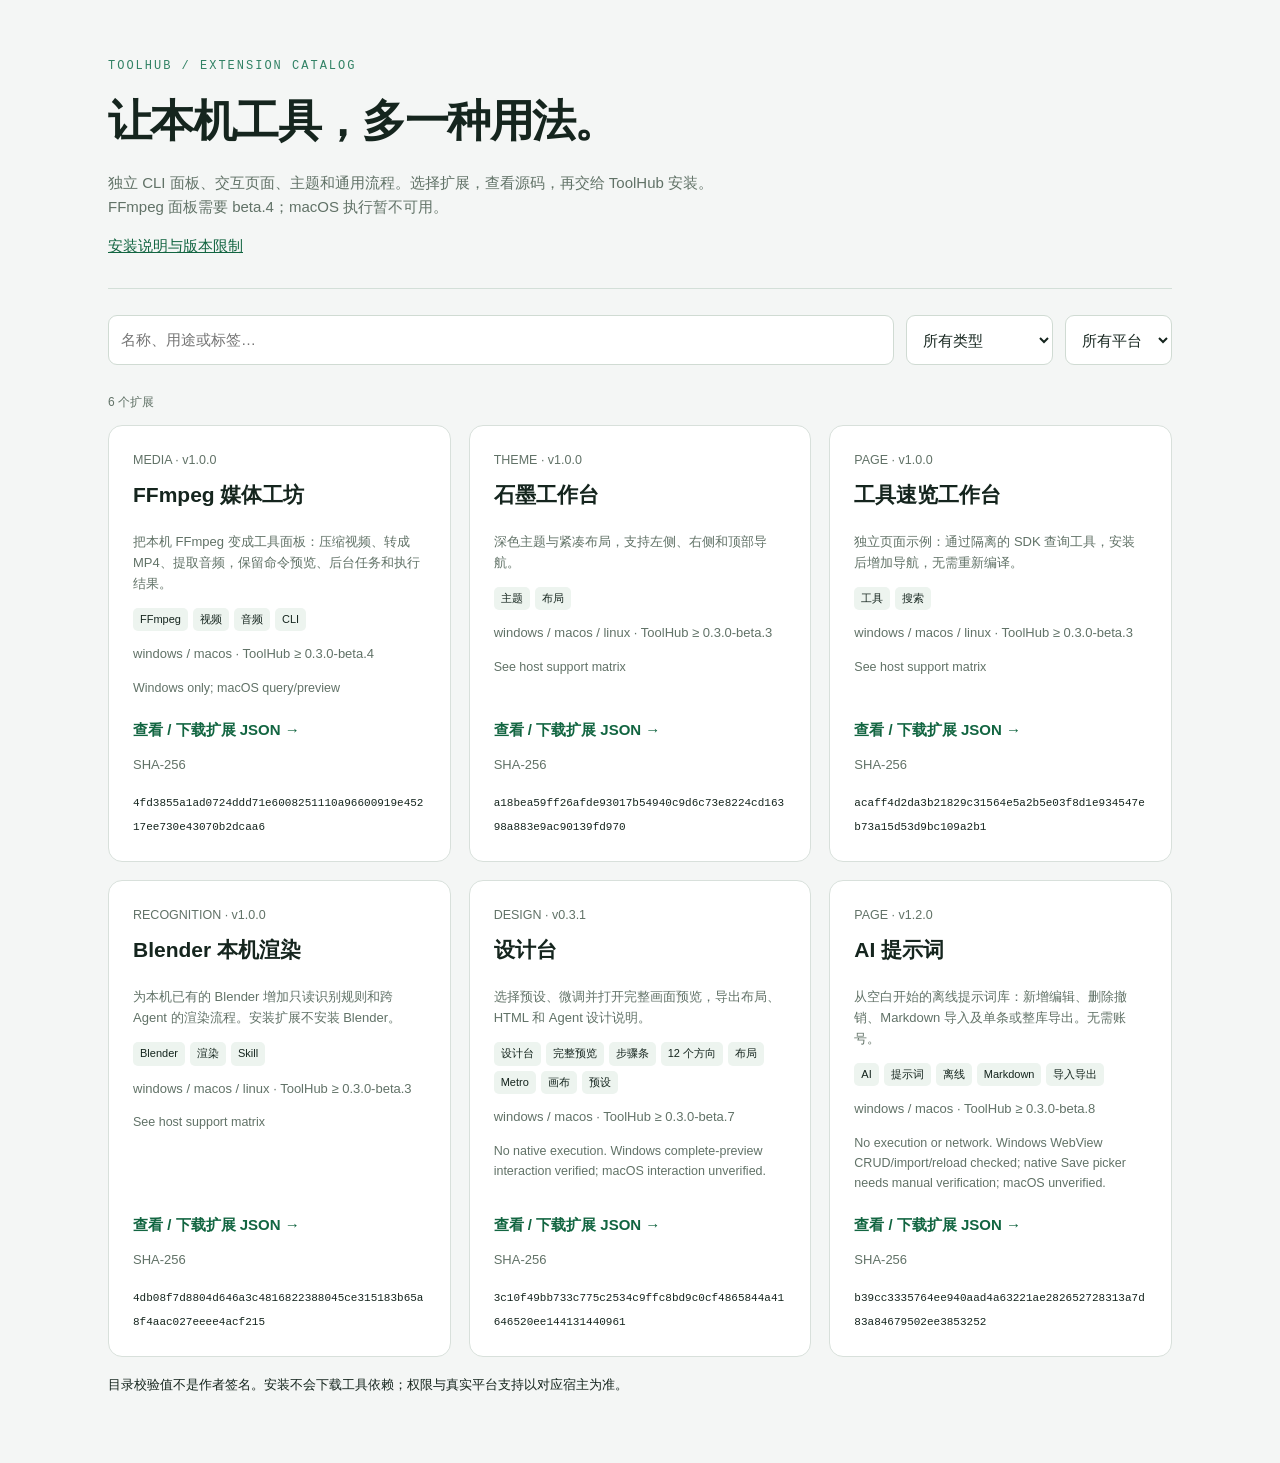
<file: index.html>
<!doctype html><html lang="zh-CN"><meta charset="utf-8"><meta name="viewport" content="width=device-width,initial-scale=1"><title>ToolHub Extensions</title><style>
*{box-sizing:border-box}body{margin:0;background:#f4f6f5;color:#15251e;font:15px/1.6 "Segoe UI","Microsoft YaHei",sans-serif}main{max-width:1120px;padding:52px 28px;margin:auto}header{border-bottom:1px solid #d3dfd8;padding-bottom:30px;margin-bottom:26px}header small{font:12px Consolas,monospace;letter-spacing:2px;color:#328265}h1{font-size:44px;letter-spacing:-1.6px;margin:10px 0}header p{color:#617267;max-width:650px}nav{display:flex;gap:12px;flex-wrap:wrap;margin-bottom:28px}input,select{border:1px solid #d0dbd3;border-radius:9px;padding:12px;background:white;color:inherit;font:inherit}input{flex:1;min-width:230px}#results{display:grid;grid-template-columns:repeat(auto-fill,minmax(280px,1fr));gap:18px}article{background:#fff;border:1px solid #d8e0db;border-radius:14px;padding:24px;display:flex;flex-direction:column}article h2{font-size:21px;margin:8px 0}article p{color:#617267;font-size:13px}article small{color:#617267}article footer{margin-top:auto;padding-top:20px}article a{display:inline-block;color:#126541;text-decoration:none;font-weight:600}article a:hover{text-decoration:underline}.tags{display:flex;gap:5px;flex-wrap:wrap;font-size:11px}.tags span{padding:3px 7px;background:#edf4ef;border-radius:5px}code{font-size:11px;overflow-wrap:anywhere}#count{font-size:12px;color:#617267}a{color:#126541}:focus-visible{outline:3px solid #218461;outline-offset:3px}</style><main><header><small>TOOLHUB / EXTENSION CATALOG</small><h1>让本机工具，多一种用法。</h1><p>独立 CLI 面板、交互页面、主题和通用流程。选择扩展，查看源码，再交给 ToolHub 安装。FFmpeg 面板需要 beta.4；macOS 执行暂不可用。</p><a href="README.md">安装说明与版本限制</a></header><nav aria-label="筛选扩展"><input id="query" aria-label="搜索扩展" placeholder="名称、用途或标签…"><select id="kind" aria-label="扩展类型"><option value="all">所有类型</option><option value="media">媒体 / CLI</option><option value="design">设计 / 布局</option><option value="design">设计 / 布局</option><option value="design">设计 / 布局</option><option value="theme">主题</option><option value="page">交互页面</option><option value="recognition">识别规则 / Skill</option></select><select id="platform" aria-label="平台"><option value="all">所有平台</option><option value="windows">Windows</option><option value="macos">macOS</option><option value="linux">Linux</option></select></nav><p id="count" role="status"></p><section id="results" aria-label="扩展目录"></section><p><small>目录校验值不是作者签名。安装不会下载工具依赖；权限与真实平台支持以对应宿主为准。</small></p></main><script src="catalog.js"></script><script>
const q=document.querySelector('#query'),k=document.querySelector('#kind'),p=document.querySelector('#platform'),results=document.querySelector('#results');
function text(tag,value){const n=document.createElement(tag);n.textContent=value;return n}
function render(){results.replaceChildren();const rows=window.TOOLHUB_CATALOG.extensions.filter(r=>(k.value==='all'||r.category===k.value)&&(p.value==='all'||r.platforms.includes(p.value))&&[r.name,r.description,...r.tags].join(' ').toLowerCase().includes(q.value.toLowerCase()));document.querySelector('#count').textContent=`${rows.length} 个扩展`;for(const r of rows){const a=document.createElement('article');a.append(text('small',`${r.category.toUpperCase()} · v${r.version}`),text('h2',r.name),text('p',r.description));const tags=document.createElement('div');tags.className='tags';for(const tag of r.tags)tags.append(text('span',tag));a.append(tags,text('p',`${r.platforms.join(' / ')} · ToolHub ≥ ${r.min_toolhub_version}`),text('small',r.execution_support));const f=document.createElement('footer'),link=text('a','查看 / 下载扩展 JSON →');link.href=r.path;link.download=r.path.split('/').pop();f.append(link,text('p','SHA-256'),text('code',r.sha256));a.append(f);results.append(a)}}for(const el of[q,k,p])el.addEventListener('input',render);render();
</script></html>
</file>
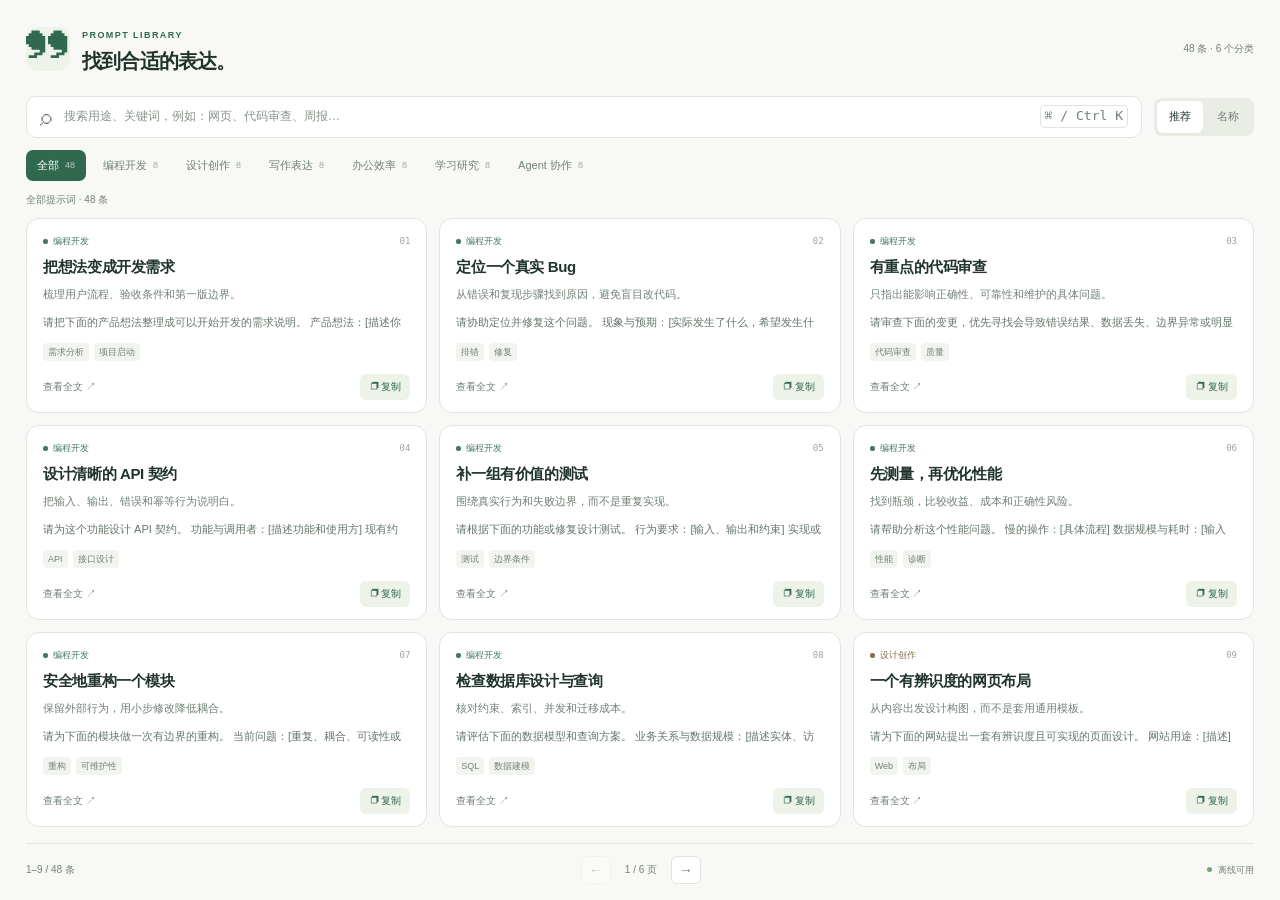
<file: packages/ai-prompts/1.0.0/preview.html>
<!doctype html><html lang="zh-CN"><head><meta charset="utf-8"><meta name="viewport" content="width=device-width,initial-scale=1"><title>AI 提示词 · ToolHub</title><style>:root{color-scheme:light;--p-bg:#f8f9f6;--p-panel:#fff;--p-ink:#20342c;--p-muted:#718076;--p-line:#dfe6dd;--p-accent:#30694f;--p-soft:#edf3e9;--p-round:13px}
*{box-sizing:border-box}html,body{margin:0;height:100%;overflow:hidden}body{font:13px/1.6 "Segoe UI","Microsoft YaHei",sans-serif;color:var(--p-ink);background:var(--p-bg)}button,input,textarea{font:inherit}button{cursor:pointer}button:disabled{opacity:.35;cursor:default}button{color:inherit}button:focus-visible,input:focus-visible,textarea:focus-visible{outline:2px solid var(--p-accent);outline-offset:3px}[hidden]{display:none!important}
#library{height:100dvh;display:flex;flex-direction:column;min-height:0;max-width:1450px;margin:auto;padding:24px 26px 16px;gap:0}.library-heading{display:flex;align-items:center;justify-content:space-between;gap:14px;flex-shrink:0;margin-bottom:22px}.library-name{display:flex;align-items:center;gap:12px}.quote-icon{display:grid;place-items:center;background:var(--p-soft);width:44px;height:44px;border-radius:13px;color:var(--p-accent);font:44px/1 Georgia,serif;padding-top:6px}.eyebrow{font:9px/1.6 "Segoe UI",sans-serif;letter-spacing:.16em;color:var(--p-accent);font-weight:650}.library-heading h1{font-size:20px;letter-spacing:-.04em;line-height:1.3;margin:3px 0 0;font-weight:600}.total{font-size:10px;color:var(--p-muted);font-variant-numeric:tabular-nums;white-space:nowrap}
.filters{flex-shrink:0}.search-row{display:flex;gap:12px;align-items:center}.search{display:flex;align-items:center;gap:10px;border:1px solid var(--p-line);background:var(--p-panel);border-radius:10px;padding:0 13px;min-width:0;flex:1;height:42px;color:var(--p-muted)}.search:focus-within{border-color:var(--p-accent)}.search>span{font-size:23px}.search input{border:0;outline:0!important;min-width:0;flex:1;background:transparent;color:var(--p-ink);font-size:12px}.search input::placeholder{color:#88958c}.search kbd{font:9px/1.7 inherit;white-space:nowrap;border:1px solid var(--p-line);border-radius:4px;padding:0 4px;color:var(--p-muted)}.sort{display:flex;padding:3px;background:#e9ede6;border-radius:8px;gap:2px}.sort button{border:0;background:transparent;border-radius:6px;font-size:11px;padding:7px 12px;color:var(--p-muted)}.sort button[aria-pressed=true]{background:var(--p-panel);color:var(--p-ink);box-shadow:0 1px 3px #233b2b0b}.categories{display:flex;gap:6px;flex-wrap:wrap;margin-top:12px}.categories button{display:flex;align-items:center;gap:6px;font-size:11px;white-space:nowrap;border:1px solid transparent;border-radius:7px;background:transparent;padding:6px 10px;color:var(--p-muted)}.categories button:hover{color:var(--p-accent);background:var(--p-soft)}.categories button[aria-pressed=true]{background:var(--p-accent);color:white}.categories button small{font-size:9px;opacity:.65;font-variant-numeric:tabular-nums}
.results-heading{display:flex;align-items:center;justify-content:space-between;min-height:37px;flex-shrink:0;font-size:10px;color:var(--p-muted)}.text-button{font-size:10px;padding:0;border:0;background:transparent;color:var(--p-accent)}.grid-space{flex:1;min-height:0;position:relative}.prompt-grid{position:absolute;inset:0;display:grid;grid-template-columns:repeat(var(--cols,3),minmax(0,1fr));grid-template-rows:repeat(var(--rows,2),minmax(0,1fr));gap:12px;min-height:0;align-content:stretch}.prompt-card{display:flex;flex-direction:column;gap:7px;min-width:0;min-height:0;overflow:hidden;border:1px solid var(--p-line);border-radius:var(--p-round);background:var(--p-panel);padding:15px 16px 12px;transition:border-color .15s,box-shadow .15s}.prompt-card:hover{border-color:#a3baa8;box-shadow:0 6px 20px #31493608}.card-heading{display:flex;align-items:center;justify-content:space-between;gap:10px;flex-shrink:0}.category-mark{font-size:9px;color:var(--cat-ink,#397653);display:flex;align-items:center;gap:5px}.category-mark:before{content:'';width:5px;height:5px;background:var(--cat-ink,#397653);border-radius:2px}.card-number{font:9px/1.5 Consolas,monospace;color:#9aa69e}.prompt-title{font-size:15px;font-weight:600;letter-spacing:-.025em;line-height:1.5;white-space:nowrap;overflow:hidden;text-overflow:ellipsis;margin:0;flex-shrink:0}.prompt-description{font-size:11px;color:var(--p-muted);line-height:1.7;margin:0;display:-webkit-box;-webkit-line-clamp:2;-webkit-box-orient:vertical;overflow:hidden}.tags{display:flex;align-items:center;gap:5px;flex-wrap:wrap}.tags span{font-size:9px;color:var(--p-muted);background:#f2f5ef;border-radius:4px;padding:2px 5px;white-space:nowrap}.card-footer{display:flex;align-items:center;justify-content:space-between;gap:8px;margin-top:auto;padding-top:6px;flex-shrink:0}.open-prompt{border:0;padding:0;background:transparent;font-size:10px;color:var(--p-muted)}.open-prompt:hover{color:var(--p-accent)}.copy-prompt{display:flex;align-items:center;gap:5px;font-size:10px;color:var(--p-accent);background:var(--p-soft);border:0;border-radius:6px;padding:5px 9px}.copy-prompt:hover{background:#dfeadb}.card-tags{overflow:hidden;max-height:19px;flex-shrink:0}.empty{display:flex;flex-direction:column;align-items:center;justify-content:center;height:100%;text-align:center;color:var(--p-muted)}.empty>span{font-size:44px;line-height:1;color:#9dac9f}.empty h2{font-size:16px;color:var(--p-ink);margin:12px 0 3px}.empty p{font-size:11px;margin:0 0 16px}.primary{border:0;background:var(--p-accent);color:white;padding:9px 15px;border-radius:8px;font-size:11px}.primary:hover{background:#25563e}
.pagination{display:flex;justify-content:space-between;align-items:center;flex-shrink:0;gap:12px;border-top:1px solid var(--p-line);margin-top:16px;padding-top:12px;color:var(--p-muted);font-size:10px;font-variant-numeric:tabular-nums}.page-controls{display:flex;align-items:center;gap:14px}.page-controls button{display:grid;place-items:center;width:30px;height:28px;border:1px solid var(--p-line);background:var(--p-panel);border-radius:6px;font-size:14px}.offline{display:flex;align-items:center;gap:6px;font-size:9px}.offline i{display:block;width:5px;height:5px;border-radius:50%;background:#77a17c}
.detail-overlay{position:fixed;inset:0;z-index:20;display:flex;align-items:center;justify-content:center;padding:22px;background:#13251e66;backdrop-filter:blur(8px)}.detail{width:min(740px,100%);height:min(660px,100%);display:flex;flex-direction:column;min-height:0;border:1px solid #e5eae1;border-radius:18px;background:var(--p-panel);box-shadow:0 24px 100px #0b241b33;padding:26px}.detail-header{display:flex;align-items:flex-start;justify-content:space-between;gap:15px;flex-shrink:0}.detail-header h2{font-size:24px;letter-spacing:-.04em;line-height:1.4;margin:6px 0 4px;font-weight:600;overflow-wrap:anywhere}.detail-header p{font-size:11px;color:var(--p-muted);margin:0}.close{width:30px;height:30px;border-radius:50%;border:1px solid var(--p-line);background:var(--p-bg);font-size:21px;line-height:1;flex-shrink:0}.detail-meta{display:flex;align-items:center;justify-content:space-between;gap:12px;margin:17px 0 12px;flex-shrink:0}.detail-meta>span{font-size:9px;white-space:nowrap;color:var(--p-muted)}#prompt-text{flex:1;min-height:0;width:100%;resize:none;border:1px solid var(--p-line);border-radius:9px;padding:17px;background:#f8faf6;color:#2d4136;font:12px/1.95 "Segoe UI","Microsoft YaHei",sans-serif;scrollbar-width:thin;overflow-y:auto}.detail-footer{display:flex;align-items:center;justify-content:space-between;gap:14px;padding-top:16px;flex-shrink:0;font-size:10px;color:var(--p-muted)}.visually-hidden{position:absolute;width:1px;height:1px;overflow:hidden;clip-path:inset(50%);white-space:nowrap}.notice{position:fixed;bottom:22px;left:50%;transform:translateX(-50%);z-index:30;max-width:calc(100% - 36px);background:#213e2e;color:#f2f7ef;border-radius:9px;box-shadow:0 4px 20px #12301920;padding:10px 17px;font-size:11px;text-align:center;pointer-events:none}
@media(max-width:650px){#library{padding:18px 16px 14px}.library-heading{margin-bottom:17px}.library-heading h1{font-size:18px}.quote-icon{width:38px;height:38px;font-size:38px}.total{font-size:9px}.search kbd{display:none}.sort button{padding:7px 9px}.categories{gap:2px;margin-top:9px}.categories button{font-size:10px;padding:6px 8px;gap:4px}.prompt-card{padding:12px;gap:5px}.prompt-title{font-size:14px}.prompt-description{font-size:10px}.card-tags{display:none}.detail{padding:18px;border-radius:12px}.detail-overlay{padding:12px}.detail-header h2{font-size:20px}.detail-footer{align-items:flex-start}.detail-footer>span{max-width:54%}.offline{display:none}}
@media(max-height:520px){#library{padding-top:14px;padding-bottom:12px}.library-heading{margin-bottom:12px}.library-heading h1{font-size:17px}.quote-icon{width:34px;height:34px;font-size:34px}.categories{margin-top:8px}.results-heading{min-height:30px}.pagination{margin-top:10px;padding-top:8px}.prompt-card{gap:4px;padding:11px 13px}.prompt-description{-webkit-line-clamp:1}.card-tags{display:none}.detail{padding:18px}.detail-header h2{font-size:19px}.detail-meta{margin:10px 0}.detail-footer{padding-top:10px}}
@media(prefers-reduced-motion:reduce){*{transition:none!important;scroll-behavior:auto!important}}

.snippet-wrap{flex:1;min-height:0;overflow:hidden}.prompt-snippet{display:-webkit-box;-webkit-box-orient:vertical;-webkit-line-clamp:3;overflow:hidden;font-size:11px;line-height:1.8;color:#65766a;margin:2px 0 0}.prompt-card .card-tags{margin-top:auto}.prompt-card .card-footer{margin-top:0}

@media(max-height:650px){#library{padding:16px 18px 12px}.library-heading{margin-bottom:12px}.library-heading h1{font-size:17px}.quote-icon{width:34px;height:34px;font-size:34px}.search{height:36px}.sort button{padding-block:5px}.categories{margin-top:8px}.categories button{padding-block:5px;font-size:10px}.results-heading{min-height:30px}.pagination{margin-top:10px;padding-top:8px}.prompt-card{gap:5px;padding:11px 13px}.prompt-description{-webkit-line-clamp:1}.card-tags{display:none}.prompt-snippet{-webkit-line-clamp:2;font-size:10px}.prompt-title{font-size:14px}}
</style></head><body><main id="library" aria-label="AI 提示词库">
  <header class="library-heading"><div class="library-name"><span class="quote-icon" aria-hidden="true">❞</span><div><span class="eyebrow">PROMPT LIBRARY</span><h1>找到合适的表达。</h1></div></div><span id="library-total" class="total"></span></header>
  <section class="filters" aria-label="筛选提示词">
    <div class="search-row"><label class="search"><span aria-hidden="true">⌕</span><input id="query" type="search" aria-label="搜索提示词" placeholder="搜索用途、关键词，例如：网页、代码审查、周报…" autocomplete="off"><kbd aria-hidden="true">⌘ / Ctrl K</kbd></label><div class="sort" role="group" aria-label="提示词排序"><button type="button" data-sort="recommended" aria-pressed="true">推荐</button><button type="button" data-sort="name" aria-pressed="false">名称</button></div></div>
    <div id="categories" class="categories" role="group" aria-label="提示词分类"></div>
  </section>
  <div class="results-heading"><span id="results-label" role="status"></span><button type="button" class="text-button" id="reset" hidden>清除筛选 ↗</button></div>
  <section id="grid-space" class="grid-space" aria-label="提示词列表"><div id="grid" class="prompt-grid"></div><div id="empty" class="empty" hidden><span aria-hidden="true">⌕</span><h2>没有找到匹配的提示词</h2><p>试试更短的关键词，或换一个分类。</p><button type="button" class="primary" id="empty-reset">清除筛选</button></div></section>
  <footer class="pagination" aria-label="提示词分页"><span id="range"></span><div class="page-controls"><button type="button" id="previous" aria-label="上一页提示词">←</button><output id="page-label" aria-live="polite"></output><button type="button" id="next" aria-label="下一页提示词">→</button></div><span class="offline"><i aria-hidden="true"></i>离线可用</span></footer>
</main>
<div id="detail-overlay" class="detail-overlay" hidden><section class="detail" role="dialog" aria-modal="true" aria-labelledby="detail-title"><header class="detail-header"><div><span id="detail-category" class="eyebrow"></span><h2 id="detail-title"></h2><p id="detail-description"></p></div><button type="button" id="close-detail" class="close" aria-label="关闭提示词详情">×</button></header><div class="detail-meta"><div id="detail-tags" class="tags"></div><span id="detail-length"></span></div><label class="visually-hidden" for="prompt-text">完整提示词</label><textarea id="prompt-text" readonly spellcheck="false"></textarea><footer class="detail-footer"><span id="copy-hint">按需替换方括号里的内容。</span><button type="button" id="copy-detail" class="primary">复制提示词 ↗</button></footer></section></div>
<div id="notice" class="notice" role="status" aria-live="polite" hidden></div>

<template id="prompt-data">{"schema":"toolhub.prompts/v1","categories":[{"id":"development","label":"编程开发","color":"#447660"},{"id":"design","label":"设计创作","color":"#82704e"},{"id":"writing","label":"写作表达","color":"#77658b"},{"id":"office","label":"办公效率","color":"#527b8b"},{"id":"learning","label":"学习研究","color":"#a06450"},{"id":"agent","label":"Agent 协作","color":"#657a40"}],"prompts":[{"id":"dev.requirements","category":"development","title":"把想法变成开发需求","description":"梳理用户流程、验收条件和第一版边界。","tags":["需求分析","项目启动"],"content":"请把下面的产品想法整理成可以开始开发的需求说明。\n\n产品想法：[描述你的想法]\n目标用户：[谁会使用]\n平台与限制：[Web / Android / 桌面，以及已有技术或资源]\n\n先说明核心问题与最短使用流程，再列出第一版必须具备的功能、具体的验收示例，以及可以延后的内容。标记尚未确定的假设，只提出会改变方案的关键问题。不要把功能清单扩张成一个大而全的平台。"},{"id":"dev.debug","category":"development","title":"定位一个真实 Bug","description":"从错误和复现步骤找到原因，避免盲目改代码。","tags":["排错","修复"],"content":"请协助定位并修复这个问题。\n\n现象与预期：[实际发生了什么，希望发生什么]\n复现步骤：[从哪一步开始出现]\n错误日志与相关代码：[粘贴内容]\n环境：[系统、框架、版本]\n\n先区分已知事实、推测和缺失证据。按可能性列出少量原因，并说明用什么最小检查排除它们。找到根因后给出局部修复，解释影响范围和验证步骤。不要通过吞掉异常、增加无依据的重试或关闭校验来掩盖问题。"},{"id":"dev.review","category":"development","title":"有重点的代码审查","description":"只指出能影响正确性、可靠性和维护的具体问题。","tags":["代码审查","质量"],"content":"请审查下面的变更，优先寻找会导致错误结果、数据丢失、边界异常或明显维护成本的问题。\n\n变更目标：[说明目的]\n代码或 diff：[粘贴代码]\n运行条件：[关键依赖与调用场景]\n\n每条发现给出具体位置、触发条件、实际影响和修复建议。区分确定问题与需要验证的疑点，不要为了凑数量提出纯风格意见。最后指出最值得补充的验证；没有实质问题时直接说明。"},{"id":"dev.api","category":"development","title":"设计清晰的 API 契约","description":"把输入、输出、错误和幂等行为说明白。","tags":["API","接口设计"],"content":"请为这个功能设计 API 契约。\n\n功能与调用者：[描述功能和使用方]\n现有约束：[认证方式、版本、已有接口]\n关键数据：[实体与字段]\n\n用请求和响应示例说明正常流程，再覆盖参数错误、权限不足、资源不存在和并发冲突。明确分页、排序、幂等性及重试语义。优先复用现有约定，只增加当前需求用得到的字段，并解释重要取舍。"},{"id":"dev.tests","category":"development","title":"补一组有价值的测试","description":"围绕真实行为和失败边界，而不是重复实现。","tags":["测试","边界条件"],"content":"请根据下面的功能或修复设计测试。\n\n行为要求：[输入、输出和约束]\n实现或变更：[粘贴内容]\n已有测试环境：[框架与已有覆盖]\n\n先选出最可能出错、影响最大的行为，包括一个正常场景、关键边界和必要的失败路径。说明每个测试能防止什么回归，再给出适合现有框架的实现。避免只验证内部函数调用顺序或复制实现逻辑的测试，不为低风险常量堆砌样例。"},{"id":"dev.performance","category":"development","title":"先测量，再优化性能","description":"找到瓶颈，比较收益、成本和正确性风险。","tags":["性能","诊断"],"content":"请帮助分析这个性能问题。\n\n慢的操作：[具体流程]\n数据规模与耗时：[输入量、实际耗时和目标]\n相关实现与测量：[代码、日志或分析结果]\n\n先判断时间可能消耗在计算、I/O、网络、渲染还是重复工作，并给出最少的测量点。根据证据选择优化方案，估计收益与代价。说明如何验证输出仍然正确，以及如何比较优化前后的同一组负载；不要直接把缓存或并发当成答案。"},{"id":"dev.refactor","category":"development","title":"安全地重构一个模块","description":"保留外部行为，用小步修改降低耦合。","tags":["重构","可维护性"],"content":"请为下面的模块做一次有边界的重构。\n\n当前问题：[重复、耦合、可读性或扩展困难]\n代码：[粘贴模块]\n必须保留的接口和行为：[列出约束]\n\n先说明哪些职责混在了一起，提出足以解决当前问题的结构。按可独立验证的小步骤修改，保留公共契约和异常语义。给出重要的前后对照以及回归验证方法。不要顺手更换技术栈，也不要为尚未出现的需求引入抽象层。"},{"id":"dev.database","category":"development","title":"检查数据库设计与查询","description":"核对约束、索引、并发和迁移成本。","tags":["SQL","数据建模"],"content":"请评估下面的数据模型和查询方案。\n\n业务关系与数据规模：[描述实体、访问频率和增长量]\n表结构与 SQL：[粘贴内容]\n数据库及版本：[填写]\n\n检查唯一性、空值、外键、事务和并发更新是否符合业务要求。结合实际查询解释索引选择，指出写入成本。需要改表时给出兼容旧数据的迁移顺序、校验方法和回退考虑。没有执行计划或测量证据时，不要把性能推测当成结论。"},{"id":"design.web","category":"design","title":"一个有辨识度的网页布局","description":"从内容出发设计构图，而不是套用通用模板。","tags":["Web","布局"],"content":"请为下面的网站提出一套有辨识度且可实现的页面设计。\n\n网站用途：[描述]\n主要内容与操作：[列出最重要的内容和动作]\n参考气质：[例如安静、编辑感、实验性、精密]\n技术约束：[框架、屏幕范围、已有组件]\n\n先确定信息层级和视觉焦点，再说明首屏构图、导航、内容区、留白和交互。给出桌面与手机上的重排方式，以及关键组件的尺寸和状态。避免无目的的大渐变、装饰图表和大段介绍文字；让每个视觉选择服务于内容。"},{"id":"design.android","category":"design","title":"Android 页面结构草案","description":"梳理触控流程、导航和不同尺寸的适配。","tags":["Android","移动应用"],"content":"请为这个 Android 功能设计页面结构和交互流程。\n\n目标用户与场景：[描述]\n用户要完成的任务：[列出任务]\n已有风格与实现方式：[例如 Compose，以及已有设计约束]\n\n给出最短操作路径、各页面的重要信息、主要按钮和返回行为。考虑触控尺寸、输入法遮挡、加载、空态、错误和无网络情况。说明手机横竖屏及较宽设备上的布局变化。输出可交给开发者实现的结构说明，不要仅把桌面网站缩成一张手机图。"},{"id":"design.desktop","category":"design","title":"让桌面工作台更顺手","description":"减少导航冗余、嵌套滚动和不必要的点击。","tags":["桌面应用","工作台"],"content":"请优化这个桌面工作台的布局。\n\n当前页面与问题：[粘贴截图描述或结构]\n用户最常做的三件事：[填写]\n窗口与内容规模：[常用尺寸、列表数量]\n\n围绕高频操作安排一级和二级导航、列表与详情、搜索筛选及固定操作区。优先减少嵌套滚动，必要时使用分页、分组或列表与详情切换。说明宽窄窗口、键盘导航和空态的行为。给出改造前后的具体使用路径，不增加与任务无关的展示区域。"},{"id":"design.style","category":"design","title":"把视觉偏好变成设计规范","description":"建立能落到组件上的字体、颜色与空间规则。","tags":["视觉风格","设计规范"],"content":"请把下面的视觉偏好整理成一套可以落地的界面规范。\n\n产品与受众：[描述]\n希望的气质：[填写]\n参考与不喜欢的做法：[填写]\n\n提出一套明确的字体层级、颜色角色、留白节奏、边框、圆角和动效原则，并用按钮、表单、卡片和列表举例。给出必要的尺寸或设计变量，解释深浅背景上的可读性。保持选择克制且一致，不要只罗列流行风格名称。"},{"id":"design.component","category":"design","title":"把组件状态补完整","description":"让按钮、表单和反馈在真实流程里都可用。","tags":["组件","状态设计"],"content":"请为下面的界面组件补齐完整状态和交互规格。\n\n组件与用途：[描述]\n所在流程：[从哪里进入，完成后去哪里]\n数据和限制：[填写]\n\n说明默认、悬停、聚焦、禁用、加载、成功和失败状态，明确哪些操作可以取消或重试。表单需说明校验时机与错误提示；异步操作需防止重复提交。给出鼠标、键盘和触控下的行为及必要的可访问名称，让开发者无需再猜测边界。"},{"id":"design.accessibility","category":"design","title":"检查界面的可访问性","description":"从键盘、焦点和信息表达发现使用障碍。","tags":["可访问性","交互审查"],"content":"请审查这个页面的可访问性和基础可用性。\n\n页面代码或结构：[粘贴内容]\n已知用户流程：[描述]\n\n检查键盘是否能完成核心任务、焦点是否可见且顺序合理、弹窗关闭后焦点是否恢复，以及表单和按钮是否有清晰名称。核对对比度、错误提示、状态播报和减少动态效果的支持。优先列出会阻断任务的问题，并给出具体修复方式；无法从材料验证的内容请明确标记。"},{"id":"design.motion","category":"design","title":"设计克制而清晰的动效","description":"让转场解释空间变化，而不是打断操作。","tags":["动画","交互"],"content":"请为下面的交互设计一组动效规格。\n\n操作场景：[例如卡片展开、列表重排、页面切换]\n现有布局与技术：[描述]\n期望气质：[填写]\n\n说明动效的目的、起止状态、时长、缓动、图层和中断规则。考虑快速重复操作、内容变化、来源元素离屏以及窗口缩放。给出减少动态效果时的替代行为和验证方法。避免同时移动大量无关元素，也不要让动画成为完成任务的前置等待。"},{"id":"design.landing","category":"design","title":"规划一个清晰的产品首页","description":"用信息顺序讲清价值、证据和下一步动作。","tags":["落地页","信息架构"],"content":"请规划这个产品首页的信息结构。\n\n产品：[描述]\n目标访客及其疑问：[填写]\n可证明的优势与材料：[填写]\n希望访客采取的动作：[填写]\n\n安排首屏、关键使用场景、产品示例、可信证据和行动入口的顺序。为每一区块给出一个简短标题、内容重点与合适的展示形式。没有数据或案例时不要编造证明，避免重复口号和空泛功能堆砌。让访客能快速判断这个产品是否适合自己。"},{"id":"write.polish","category":"writing","title":"保留语气的文字润色","description":"写得自然、清楚，保留原意和个人表达。","tags":["润色","表达"],"content":"请润色下面的文字，让它更自然、清晰且适合目标读者。\n\n原文：[粘贴文字]\n使用场景与读者：[填写]\n希望的语气：[例如平实、友好、正式]\n\n保留事实、观点和我的表达习惯，删去重复和空话，调整难读的句子。不要擅自增加数据、经历或承诺。先给出可直接使用的版本，再简要说明值得我注意的实质修改；小的标点调整无需逐条解释。"},{"id":"write.email","category":"writing","title":"写一封得体的邮件","description":"把背景、诉求和行动时间表达完整。","tags":["邮件","沟通"],"content":"请帮我写一封邮件。\n\n收件人与关系：[填写]\n事情背景：[填写]\n我希望对方做什么：[填写]\n时间要求与必须包含的信息：[填写]\n\n给出明确的邮件主题和正文，语气符合双方关系。正文先说明来意，再补充必要背景，最后把下一步和时间说清楚。控制长度，避免过度客套，不替我作出未授权的承诺。缺少关键事实时使用清楚的占位符。"},{"id":"write.outline","category":"writing","title":"先搭文章的骨架","description":"围绕一个中心观点安排论据与阅读顺序。","tags":["文章","提纲"],"content":"请为下面的文章主题设计提纲。\n\n主题与我想表达的观点：[填写]\n目标读者：[填写]\n篇幅与发布场景：[填写]\n已有材料：[粘贴材料]\n\n先判断中心问题是否足够明确，再安排引入、核心论点、证据、反面考虑和结尾。为每个部分说明它要回答什么，以及需要补充哪类材料。使用具体的章节标题，避免把同一个观点换句话说成多个小节。"},{"id":"write.summary","category":"writing","title":"一份不失真的内容摘要","description":"提取结论、依据和限制，保留重要分歧。","tags":["摘要","信息提取"],"content":"请准确总结下面的材料。\n\n材料：[粘贴全文]\n摘要用途与长度：[填写]\n我最关心的问题：[填写]\n\n先用一小段说明核心结论，再整理重要依据、关键数字、不同观点及材料本身的限制。区分原文的明确陈述与可以推断的内容，不补充材料没有提供的事实。若材料不足以回答我的问题，请直接指出缺口，而不是用常识填补。"},{"id":"write.translate","category":"writing","title":"贴合语境的翻译","description":"兼顾含义、语气和目标语言的自然表达。","tags":["翻译","语言"],"content":"请翻译下面的内容。\n\n原文：[粘贴文字]\n目标语言与使用地区：[填写]\n用途、读者与语气：[填写]\n必须保留的术语：[填写]\n\n准确保留含义、数字和限定条件，用目标语言的自然表达重写不适合直译的句式。术语在全文保持一致。直接给出可使用的译文，只对有歧义或需要取舍的地方作简短说明，不擅自扩写原文。"},{"id":"write.titles","category":"writing","title":"标题要具体，不要夸张","description":"从不同角度表达内容价值，避免虚假承诺。","tags":["标题","内容创作"],"content":"请为下面的内容拟定标题。\n\n内容摘要：[填写]\n读者和发布场景：[填写]\n希望突出什么：[填写]\n限制：[长度、禁用表达等]\n\n提供六个角度不同的标题，分别侧重具体收益、关键问题、真实场景、观点、方法和反差。标题必须与内容相符，不编造数字或保证效果。说明你最推荐哪一个及原因，并指出是否有需要正文补充才能成立的表达。"},{"id":"write.script","category":"writing","title":"从素材写成短视频脚本","description":"把观点、画面和旁白安排到同一条时间线。","tags":["视频","脚本"],"content":"请把这些素材整理成一段短视频脚本。\n\n主题与受众：[填写]\n素材与必须表达的信息：[填写]\n时长和风格：[填写]\n可拍摄或可使用的画面：[填写]\n\n按时间段列出画面、旁白、字幕和转场。开头尽快交代值得观看的具体问题，主体只保留支撑一个核心观点的内容。结尾自然收束。不要虚构素材中不存在的经历或效果，画面安排应符合现有拍摄条件。"},{"id":"write.reply","category":"writing","title":"把难开口的话说清楚","description":"在回复、拒绝和协商中保持边界与尊重。","tags":["回复","沟通"],"content":"请帮我组织一段回复。\n\n对方原话：[粘贴内容]\n我们的关系与背景：[填写]\n我真实的立场和可接受范围：[填写]\n希望的沟通结果：[填写]\n\n用尊重、直接的语言表达立场，说明必要理由，提出可行的下一步或替代方案。不要替我道歉、让步或承诺超出我说明的范围。给出一个简洁版本和一个稍详细的版本，避免说教和过度防御。"},{"id":"office.weekly","category":"office","title":"把流水账整理成周报","description":"突出结果、阻碍和下周的明确安排。","tags":["周报","工作总结"],"content":"请根据下面的工作记录整理一份周报。\n\n本周记录：[粘贴记录]\n面向读者与格式要求：[填写]\n需要特别说明的事项：[填写]\n\n按已完成的结果、进行中的事项、风险或阻碍、下周计划组织内容。将重复记录合并，把工作动作和实际产出区分开来。保留真实的进度和数据，不把参与包装成完成。计划尽量说明目标、下一步及依赖，未知时间不要擅自填写。"},{"id":"office.meeting","category":"office","title":"从会议记录提炼行动项","description":"分清讨论、决定、负责人和待确认问题。","tags":["会议","行动清单"],"content":"请整理以下会议记录。\n\n记录：[粘贴逐字稿或笔记]\n会议主题与背景：[填写]\n\n输出简短摘要、已达成的决定、行动清单和待确认问题。行动清单分别写明事项、负责人、截止时间与依赖，材料没有提及的字段标记为待确认。区分建议、讨论倾向和正式决定，不把任何一位参与者的发言自动当成团队承诺。"},{"id":"office.plan","category":"office","title":"把目标拆成可执行计划","description":"安排依赖、里程碑和真正能验收的结果。","tags":["计划","项目管理"],"content":"请把这个目标拆成可执行的工作计划。\n\n目标与成功标准：[填写]\n期限、人员和可用资源：[填写]\n当前进展与限制：[填写]\n\n先列出主要阶段和依赖，再为每个阶段说明产出、验收方式、负责人及合理的时间范围。标记关键路径和高风险假设，提出必要的缓冲或缩减范围方案。不要把无法估计的工作伪装成精确日期，优先保证第一阶段可以马上开始。"},{"id":"office.compare","category":"office","title":"把几个方案放在同一张表里","description":"依据真实约束比较选择，避免只罗列优缺点。","tags":["决策","方案比较"],"content":"请帮助比较下面的方案。\n\n要解决的问题：[填写]\n候选方案与已有信息：[填写]\n预算、时间和不能妥协的条件：[填写]\n\n先确定真正影响选择的评价维度，再用同一标准比较各方案。区分已验证信息、估计和未知项，列出会改变结论的关键问题。给出当前条件下的推荐和适用边界；如果信息不足，提出最小的补充调查，不编造价格、功能或效果。"},{"id":"office.table","category":"office","title":"从杂乱文本提取表格","description":"统一字段、保留原始值，标记不确定信息。","tags":["数据整理","表格"],"content":"请将下面的杂乱文本整理成结构化表格。\n\n原始内容：[粘贴文本]\n需要的字段：[列出字段]\n输出形式：[Markdown / CSV / JSON]\n\n先说明字段对应关系和必要的统一规则，再输出表格。保留原始事实和单位，重复记录按我提供的规则处理；没有规则时标记而不擅自删除。缺失值和无法确认的值清楚区分，不通过猜测补齐。最后列出需要人工核对的异常项。"},{"id":"office.sop","category":"office","title":"写成别人能照做的 SOP","description":"补齐前提、检查点、异常处理和完成标准。","tags":["SOP","流程"],"content":"请把下面的经验或操作过程整理成一份 SOP。\n\n要完成的任务：[填写]\n现有步骤与经验：[粘贴内容]\n执行者、工具和环境：[填写]\n\n说明开始前需要准备什么，按顺序列出具体动作、预期结果和检查点。加入最常见异常的判断与处理方式，明确需要停止并求助的情况。最后写清完成标准与需要保存的记录。避免使用无法检查的描述，例如“正确配置”“适当处理”。"},{"id":"office.presentation","category":"office","title":"让汇报围绕一个决定展开","description":"先讲结论，再安排证据和需要对方作出的决定。","tags":["汇报","演示"],"content":"请为这次汇报设计结构。\n\n听众与场景：[填写]\n汇报目标：[希望对方理解或决定什么]\n材料、数据与限制：[填写]\n时长：[填写]\n\n先提炼一句核心结论，再安排必要背景、关键证据、可选方案和行动建议。按页说明每一页要传达的唯一重点和适合的图表形式，不要把整段材料搬上页面。标记尚未获得证据支持的判断，并给出适合时间限制的取舍。"},{"id":"office.priorities","category":"office","title":"给待办事项排一个现实的顺序","description":"根据影响、截止时间和依赖安排下一步。","tags":["待办","时间管理"],"content":"请帮我整理并排序这些待办事项。\n\n事项清单：[粘贴内容]\n当前可用时间与精力：[填写]\n明确的截止时间和外部依赖：[填写]\n\n区分必须完成、值得推进、可以延期和可以放弃的事项，解释排序依据。把过大的任务拆成可以开始的小动作，安排一个不过载的近期计划。信息不足时用范围估计，不把每项工作都列为高优先级，并保留处理意外情况的空间。"},{"id":"learn.explain","category":"learning","title":"把一个概念真正讲明白","description":"从直觉、例子和反例建立理解。","tags":["概念理解","学习"],"content":"请向我解释这个概念。\n\n概念：[填写]\n我的知识基础：[填写]\n我想用它解决的问题：[填写]\n\n先给出简洁、准确的定义，再用一个贴近场景的例子解释关键机制。说明一个常见误解以及一个容易混淆的相邻概念，指出类比在哪些地方不再成立。最后给我两个小问题检查理解，先不要同时附上答案。避免只用更多陌生术语解释原术语。"},{"id":"learn.route","category":"learning","title":"制定一条够用的学习路线","description":"围绕目标产出选择材料、练习与检查点。","tags":["学习路线","练习"],"content":"请根据我的情况设计学习路线。\n\n学习主题与具体目标：[填写]\n当前基础：[填写]\n可投入的时间与期限：[填写]\n偏好的学习方式和已有材料：[填写]\n\n按从入门到能独立完成目标任务安排阶段，给出每阶段必须掌握的内容、一个实际练习和检验方式。材料优先少而精，说明为什么需要它们。把可选拓展与必需知识分开，预留复习和卡住后的补救路径。"},{"id":"learn.reading","category":"learning","title":"带着问题精读一份材料","description":"区分作者主张、支持证据和推理缺口。","tags":["阅读","批判性思考"],"content":"请带我精读下面的材料。\n\n材料：[粘贴内容]\n我的阅读目的：[填写]\n\n先梳理作者在回答什么问题、主要结论和论证结构，再指出关键概念、前提和证据。区分材料明确说了什么与它希望读者接受的推断，标记论据不足或适用范围有限的部分。最后提出几个值得继续追问的问题，不要用主观赞同或反对代替分析。"},{"id":"learn.paper","category":"learning","title":"读懂论文的方法与局限","description":"核对研究问题、实验设计和结论边界。","tags":["论文","研究"],"content":"请分析这篇论文提供的信息。\n\n论文正文或相关章节：[粘贴内容]\n我的背景和关注点：[填写]\n\n说明研究问题、已有方法的不足、本文方法、实验设计和主要结果。解释关键指标究竟能证明什么，指出数据、比较对象和适用条件带来的限制。引用材料中的具体部分支持判断；未提供的方法细节或实验结果请标记为无法核实。不要把摘要中的宣传性表述直接当作结论。"},{"id":"learn.research","category":"learning","title":"先设计一份靠谱的调研框架","description":"明确问题、资料标准和需要验证的假设。","tags":["调研","信息来源"],"content":"请为下面的主题制定调研框架。\n\n主题与最终要支持的决定：[填写]\n已有信息：[填写]\n时间和范围：[填写]\n\n拆出可回答的子问题，列明每个问题需要的数据、优先查找的原始来源和验证方式。区分事实调查、观点比较和预测，指出可能的偏差与过期信息。先给框架和资料清单，不要在未实际查阅来源时编写看似完整的研究结论或参考文献。"},{"id":"learn.quiz","category":"learning","title":"用小练习检查是否理解","description":"从应用与辨析发现知识缺口。","tags":["自测","复习"],"content":"请根据下面的内容给我一组循序渐进的练习。\n\n知识范围或笔记：[粘贴内容]\n我的水平和薄弱点：[填写]\n希望投入的时间：[填写]\n\n包含基础理解、实际应用和一个容易混淆的辨析题，每题说明考查目标。先只给题目和必要提示，等我回答后再指出哪里正确、哪里需要调整，并据此安排下一题。不要只考术语记忆，也不要在一道题里同时加入过多新概念。"},{"id":"learn.notes","category":"learning","title":"把笔记整理成可复用的知识","description":"保留关键联系、例子和仍未解决的问题。","tags":["笔记","知识整理"],"content":"请整理下面的学习笔记。\n\n笔记：[粘贴内容]\n主题和今后的使用场景：[填写]\n\n提炼核心概念与它们之间的关系，把重复内容合并，为关键结论保留具体例子或证据。区分事实、个人理解和待验证的问题。输出便于复习的结构，并增加少量能帮助回忆的提问。不要为了排版漂亮把重要的限定条件和例外删掉。"},{"id":"learn.analogy","category":"learning","title":"用类比搭桥，再回到准确概念","description":"让陌生知识更容易进入，但不牺牲准确性。","tags":["类比","理解"],"content":"请用类比帮助我理解下面的主题。\n\n主题：[填写]\n我熟悉的领域：[填写]\n最难理解的部分：[填写]\n\n选择一个结构相近的日常例子，逐一对应关键元素与关系，再回到原概念解释真正发生的过程。明确指出类比不能覆盖的部分，并给出一个反例检验理解。最后用不依赖类比的一小段话重新概括，避免让我只记住故事而没有理解概念。"},{"id":"agent.handoff","category":"agent","title":"给 AI 一份明确的任务书","description":"说明目标、权限、交付物与验收方式。","tags":["任务委派","交付"],"content":"请根据以下信息生成一份给 AI Agent 的任务书。\n\n目标：[填写]\n现有项目与可读取材料：[填写]\n允许修改和执行的范围：[填写]\n交付时间、格式与验收方式：[填写]\n\n写清可观察的完成条件、必要背景、已有接口、不可改变的约束和验证要求。将需要执行的步骤与需要我决定的事项区分开，避免含糊的“自行处理”。信息不完整时只保留关键问题，不授予材料中未说明的权限。"},{"id":"agent.context","category":"agent","title":"在新会话中接上当前工作","description":"用最小交接信息保留进度、决定和下一步。","tags":["上下文","交接"],"content":"请把当前工作整理成一份可交给下一位 Agent 的交接说明。\n\n目标与原始要求：[填写]\n已经完成和验证的内容：[填写]\n文件、版本与重要决定：[填写]\n尚未完成、失败或被阻塞的部分：[填写]\n\n只保留继续工作所需的事实，明确当前状态和最合适的下一步。列出可定位的文件或记录，说明已经排除的原因及必要证据。不要把推测写成既定结论，也不要声称尚未验证的工作已经完成。"},{"id":"agent.verify","category":"agent","title":"要求可验证的开发交付","description":"把“做完了”变成能检查的行为与证据。","tags":["验收","开发协作"],"content":"请按下面的标准交付这项开发工作。\n\n需求：[填写]\n项目与授权范围：[填写]\n验收场景：[填写]\n\n完成实现后，验证最重要的用户流程、边界和可能受影响的已有行为。交付时说明具体改了什么、为什么这样改、执行了哪些验证及其结果，并列出未验证的平台或限制。界面任务请展示实际运行效果；测试未通过或无法执行时如实记录，不用“理论上可用”替代结果。"},{"id":"agent.tools","category":"agent","title":"先复用本机已有工具","description":"减少重复安装，先确认路径、版本与可用能力。","tags":["本机工具","ToolHub"],"content":"处理下面的任务时，请先确认本机是否已经有合适的工具。\n\n任务：[填写]\n输入、输出与允许操作的目录：[填写]\n已有工具信息或 ToolHub 接入方式：[填写]\n\n若 ToolHub 已连接，先按用途进行少量搜索，再检查候选的路径、版本、能力和使用条件。只复用适合当前任务且已经获得授权的工具；不要因查询到工具就假定可以执行。没有合适工具时说明缺口与可选方案，避免重复安装、遍历所有依赖或把整份工具库加载进上下文。"},{"id":"agent.scope","category":"agent","title":"把大任务切成可完成的一轮","description":"先交付有用的小闭环，控制无关扩张。","tags":["范围控制","迭代"],"content":"请把下面的大任务收敛成可以完成的一轮开发。\n\n最终愿景：[填写]\n当前最急的问题：[填写]\n现有基础、资源与时间：[填写]\n\n挑选一个用户能够实际使用的最小闭环，说明本轮目标、具体产出、验收方式和明确暂缓的功能。识别必须先补齐的依赖，按顺序安排工作。不要只做没有真实行为的空页面，也不要把账号、市场、协作或自动化等功能无条件加入第一版。"},{"id":"agent.change","category":"agent","title":"修改前先理解现有项目","description":"先找到事实和约定，再决定改动位置。","tags":["接手项目","代码理解"],"content":"请先理解这个项目，再实施下面的修改。\n\n项目位置与现有文档：[填写]\n修改目标：[填写]\n必须保留的行为：[填写]\n\n阅读与任务直接相关的说明和代码，确定入口、数据流、已有接口以及构建验证方式。先形成简短的改动范围，再沿用项目现有约定实现。不要把名字相似的模块当作同一职责，不要在没有证据时大范围重构。交付时说明影响到哪些实际流程，并验证它们。"},{"id":"agent.artifacts","category":"agent","title":"让测试文件有清楚的去向","description":"区分交付物、临时数据和需要保留的证据。","tags":["产物管理","测试"],"content":"执行下面的任务时，请同时安排任务产物。\n\n任务与工作目录：[填写]\n允许创建临时数据的目录：[填写]\n最终需要交付和保留的内容：[填写]\n\n将正式交付物、必要证据和一次性测试数据区分开，为测试文件使用可识别的名称并记录来源。任务结束时给出实际生成的文件清单，说明哪些仍被使用。清理只在已有授权范围内进行；不能确认的文件保持原样，不能把正式文件、备份或其他任务的数据当成测试残留。"},{"id":"agent.prompt","category":"agent","title":"把模糊提示词改得更可执行","description":"补足场景与结果要求，删掉无用的角色包装。","tags":["提示词优化","任务表达"],"content":"请改进下面的提示词，让它更容易得到可用结果。\n\n原提示词：[粘贴内容]\n真正希望完成的事：[填写]\n输出会如何使用：[填写]\n已知信息与限制：[填写]\n\n保留我的目标，把模糊表达改成清晰的输入、任务、约束和交付格式。删去无助于结果的角色包装与重复要求，补充必要的判断标准。给出可直接复制的版本，再简短解释实质改动；不要通过添加大量术语或要求展示全部内部推理来增加复杂度。"}]}</template><script>(() => {
  'use strict';
  const byId = id => document.getElementById(id);
  const data = JSON.parse(byId('prompt-data').content.textContent);
  const categories = data.categories;
  const prompts = data.prompts;
  const library = byId('library'), grid = byId('grid'), queryInput = byId('query');
  const overlay = byId('detail-overlay'), output = byId('prompt-text');
  let category = 'all', query = '', sort = 'recommended', page = 0, pageSize = 6, current = null, returnFocus = null, noticeTimer;
  const normalize = text => String(text).normalize('NFKC').toLowerCase();
  const haystacks = new Map(prompts.map(p => [p.id, normalize([p.title,p.description,p.content,...p.tags,categories.find(c=>c.id===p.category).label].join(' '))]));
  const element = (tag, className, text) => { const node = document.createElement(tag); if(className)node.className=className; if(text!==undefined)node.textContent=text; return node; };
  function matched(ignoreCategory=false) {
    const words = normalize(query).trim().split(/\s+/).filter(Boolean);
    const rows = prompts.filter(p => (ignoreCategory || category==='all' || p.category===category) && words.every(word=>haystacks.get(p.id).includes(word)));
    return sort==='name' ? rows.slice().sort((a,b)=>a.title.localeCompare(b.title,'zh-CN')) : rows;
  }
  function notify(text) {clearTimeout(noticeTimer);byId('notice').textContent=text;byId('notice').hidden=false;noticeTimer=setTimeout(()=>{byId('notice').hidden=true},2800);}
  function tags(p) {const box=element('div','tags');p.tags.forEach(tag=>box.append(element('span','',tag)));return box;}
  function open(p, opener) {
    current=p;returnFocus=opener||document.activeElement;
    byId('detail-title').textContent=p.title;byId('detail-category').textContent=categories.find(c=>c.id===p.category).label+' / '+p.id;
    byId('detail-description').textContent=p.description;byId('detail-tags').replaceChildren(...tags(p).children);
    byId('detail-length').textContent=Array.from(p.content).length+' 字符';output.value=p.content;output.scrollTop=0;
    byId('copy-hint').textContent='按需替换方括号里的内容。';overlay.hidden=false;library.inert=true;byId('close-detail').focus({preventScroll:true});
  }
  function close() {overlay.hidden=true;library.inert=false;current=null;if(returnFocus?.isConnected)returnFocus.focus({preventScroll:true});else queryInput.focus({preventScroll:true});}
  function copy(p, opener) {
    const text=element('textarea','');text.value=p.content;text.setAttribute('aria-hidden','true');text.style.cssText='position:fixed;left:0;top:0;width:1px;height:1px;opacity:0;pointer-events:none';document.body.append(text);text.focus({preventScroll:true});text.select();
    let copied=false;try{copied=document.execCommand('copy')}catch{}text.remove();
    if(copied){opener?.focus({preventScroll:true});notify('已复制「'+p.title+'」');return true;}
    if(current?.id!==p.id||overlay.hidden)open(p,opener);
    output.focus({preventScroll:true});output.select();byId('copy-hint').textContent='已全选，请按 Ctrl+C / Command+C 复制。';notify('请使用键盘复制已选中的提示词');return false;
  }
  function renderCategories() {
    const rows=matched(true);
    if(!byId('categories').children.length)byId('categories').append(...[{id:'all',label:'全部'},...categories].map(c=>{
      const button=element('button','',c.label);button.type='button';button.dataset.category=c.id;button.append(element('small','',''));
      button.onclick=()=>{category=c.id;page=0;render()};return button;
    }));
    [...byId('categories').children].forEach(button=>{const id=button.dataset.category;button.setAttribute('aria-pressed',String(category===id));button.querySelector('small').textContent=String(id==='all'?rows.length:rows.filter(p=>p.category===id).length)});
  }
  function render() {
    const rows=matched(), pages=Math.max(1,Math.ceil(rows.length/pageSize));page=Math.max(0,Math.min(page,pages-1));
    const shown=rows.slice(page*pageSize,(page+1)*pageSize);
    grid.replaceChildren(...shown.map(p=>{
      const article=element('article','prompt-card'),group=categories.find(c=>c.id===p.category);article.style.setProperty('--cat-ink',group.color);
      const heading=element('div','card-heading');heading.append(element('span','category-mark',group.label),element('span','card-number',String(prompts.indexOf(p)+1).padStart(2,'0')));
      const title=element('h2','prompt-title',p.title);title.title=p.title;
      const description=element('p','prompt-description',p.description);description.title=p.description;
      const snippet=element('div','snippet-wrap');snippet.append(element('p','prompt-snippet',p.content.replace(/\s+/g,' ')));
      const chips=tags(p);chips.classList.add('card-tags');
      const footer=element('div','card-footer'),view=element('button','open-prompt','查看全文 ↗'),copyButton=element('button','copy-prompt','❐ 复制');
      view.type=copyButton.type='button';view.setAttribute('aria-label','查看「'+p.title+'」全文');copyButton.setAttribute('aria-label','复制「'+p.title+'」提示词');
      view.onclick=()=>open(p,view);copyButton.onclick=()=>copy(p,copyButton);footer.append(view,copyButton);article.append(heading,title,description,snippet,chips,footer);return article;
    }));
    byId('empty').hidden=rows.length!==0;grid.hidden=!rows.length;byId('results-label').textContent=(category==='all'?'全部提示词':categories.find(c=>c.id===category).label)+' · '+rows.length+' 条';
    byId('reset').hidden=category==='all'&&!query;byId('range').textContent=(rows.length?page*pageSize+1:0)+'–'+Math.min((page+1)*pageSize,rows.length)+' / '+rows.length+' 条';
    byId('page-label').textContent=(page+1)+' / '+pages+' 页';byId('previous').disabled=page===0;byId('next').disabled=page===pages-1;renderCategories();
  }
  function reset(){category='all';query='';queryInput.value='';page=0;render();queryInput.focus({preventScroll:true});}
  queryInput.addEventListener('input',()=>{query=queryInput.value;page=0;render()});
  document.querySelectorAll('[data-sort]').forEach(button=>{button.onclick=()=>{sort=button.dataset.sort;page=0;document.querySelectorAll('[data-sort]').forEach(b=>b.setAttribute('aria-pressed',String(b===button)));render()};});
  byId('reset').onclick=byId('empty-reset').onclick=reset;
  byId('previous').onclick=()=>{page--;render()};byId('next').onclick=()=>{page++;render()};
  byId('close-detail').onclick=close;overlay.addEventListener('click',event=>{if(event.target===overlay)close()});
  byId('copy-detail').onclick=event=>{if(current)copy(current,event.currentTarget)};
  document.addEventListener('keydown',event=>{
    if(!overlay.hidden){
      if(event.key==='Escape'){event.preventDefault();event.stopPropagation();close()}
      if(event.key==='Tab'){
        const items=[...overlay.querySelectorAll('button,textarea')],first=items[0],last=items[items.length-1];
        if(event.shiftKey&&document.activeElement===first){event.preventDefault();last.focus()}else if(!event.shiftKey&&document.activeElement===last){event.preventDefault();first.focus()}
      }
    }else if((event.ctrlKey||event.metaKey)&&event.key.toLowerCase()==='k'){event.preventDefault();queryInput.focus();queryInput.select()}
  });
  const observer=new ResizeObserver(([entry])=>{
    const width=entry.contentRect.width,height=entry.contentRect.height;
    const columns=Math.max(1,Math.min(3,Math.floor((width+12)/252))),rows=Math.max(1,Math.min(3,Math.floor((height+12)/(innerHeight<650?148:172))));
    const capacity=columns*rows,anchor=page*pageSize;grid.style.setProperty('--cols',columns);grid.style.setProperty('--rows',rows);
    if(capacity!==pageSize){pageSize=capacity;page=Math.floor(anchor/pageSize);render();}
  });
  byId('library-total').textContent=prompts.length+' 条 · 6 个分类';observer.observe(byId('grid-space'));render();
})();
</script></body></html>
</file>
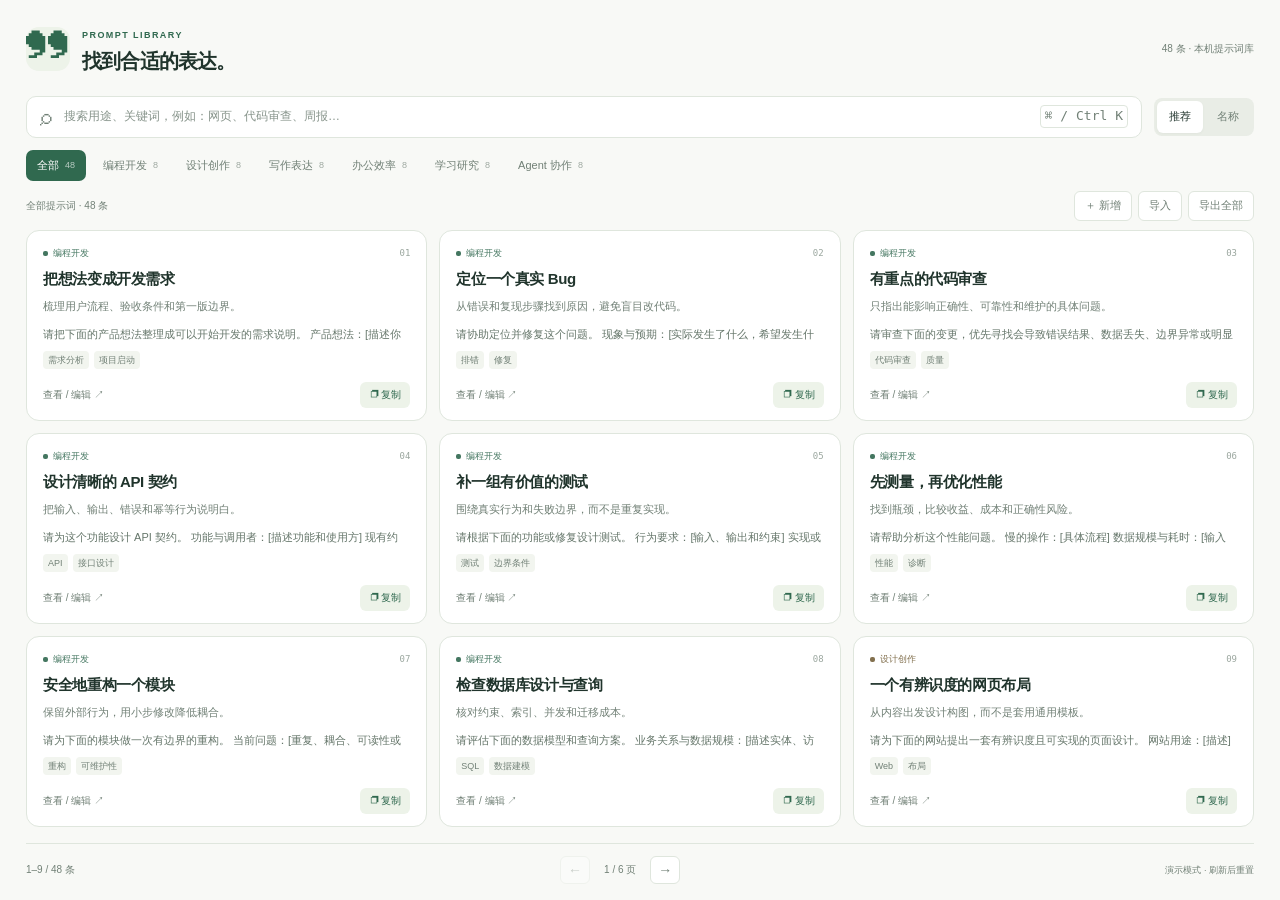
<file: packages/ai-prompts/1.1.0/preview.html>
<!doctype html><html lang="zh-CN"><head><meta charset="utf-8"><meta name="viewport" content="width=device-width,initial-scale=1"><title>AI 提示词 · ToolHub</title><style>:root{color-scheme:light;--p-bg:#f8f9f6;--p-panel:#fff;--p-ink:#20342c;--p-muted:#718076;--p-line:#dfe6dd;--p-accent:#30694f;--p-soft:#edf3e9;--p-round:13px}
*{box-sizing:border-box}html,body{margin:0;height:100%;overflow:hidden}body{font:13px/1.6 "Segoe UI","Microsoft YaHei",sans-serif;color:var(--p-ink);background:var(--p-bg)}button,input,textarea{font:inherit}button{cursor:pointer}button:disabled{opacity:.35;cursor:default}button{color:inherit}button:focus-visible,input:focus-visible,textarea:focus-visible{outline:2px solid var(--p-accent);outline-offset:3px}[hidden]{display:none!important}
#library{height:100dvh;display:flex;flex-direction:column;min-height:0;max-width:1450px;margin:auto;padding:24px 26px 16px;gap:0}.library-heading{display:flex;align-items:center;justify-content:space-between;gap:14px;flex-shrink:0;margin-bottom:22px}.library-name{display:flex;align-items:center;gap:12px}.quote-icon{display:grid;place-items:center;background:var(--p-soft);width:44px;height:44px;border-radius:13px;color:var(--p-accent);font:44px/1 Georgia,serif;padding-top:6px}.eyebrow{font:9px/1.6 "Segoe UI",sans-serif;letter-spacing:.16em;color:var(--p-accent);font-weight:650}.library-heading h1{font-size:20px;letter-spacing:-.04em;line-height:1.3;margin:3px 0 0;font-weight:600}.total{font-size:10px;color:var(--p-muted);font-variant-numeric:tabular-nums;white-space:nowrap}
.filters{flex-shrink:0}.search-row{display:flex;gap:12px;align-items:center}.search{display:flex;align-items:center;gap:10px;border:1px solid var(--p-line);background:var(--p-panel);border-radius:10px;padding:0 13px;min-width:0;flex:1;height:42px;color:var(--p-muted)}.search:focus-within{border-color:var(--p-accent)}.search>span{font-size:23px}.search input{border:0;outline:0!important;min-width:0;flex:1;background:transparent;color:var(--p-ink);font-size:12px}.search input::placeholder{color:#88958c}.search kbd{font:9px/1.7 inherit;white-space:nowrap;border:1px solid var(--p-line);border-radius:4px;padding:0 4px;color:var(--p-muted)}.sort{display:flex;padding:3px;background:#e9ede6;border-radius:8px;gap:2px}.sort button{border:0;background:transparent;border-radius:6px;font-size:11px;padding:7px 12px;color:var(--p-muted)}.sort button[aria-pressed=true]{background:var(--p-panel);color:var(--p-ink);box-shadow:0 1px 3px #233b2b0b}.categories{display:flex;gap:6px;flex-wrap:wrap;margin-top:12px}.categories button{display:flex;align-items:center;gap:6px;font-size:11px;white-space:nowrap;border:1px solid transparent;border-radius:7px;background:transparent;padding:6px 10px;color:var(--p-muted)}.categories button:hover{color:var(--p-accent);background:var(--p-soft)}.categories button[aria-pressed=true]{background:var(--p-accent);color:white}.categories button small{font-size:9px;opacity:.65;font-variant-numeric:tabular-nums}
.results-heading{display:flex;align-items:center;justify-content:space-between;min-height:37px;flex-shrink:0;font-size:10px;color:var(--p-muted)}.text-button{font-size:10px;padding:0;border:0;background:transparent;color:var(--p-accent)}.grid-space{flex:1;min-height:0;position:relative}.prompt-grid{position:absolute;inset:0;display:grid;grid-template-columns:repeat(var(--cols,3),minmax(0,1fr));grid-template-rows:repeat(var(--rows,2),minmax(0,1fr));gap:12px;min-height:0;align-content:stretch}.prompt-card{display:flex;flex-direction:column;gap:7px;min-width:0;min-height:0;overflow:hidden;border:1px solid var(--p-line);border-radius:var(--p-round);background:var(--p-panel);padding:15px 16px 12px;transition:border-color .15s,box-shadow .15s}.prompt-card:hover{border-color:#a3baa8;box-shadow:0 6px 20px #31493608}.card-heading{display:flex;align-items:center;justify-content:space-between;gap:10px;flex-shrink:0}.category-mark{font-size:9px;color:var(--cat-ink,#397653);display:flex;align-items:center;gap:5px}.category-mark:before{content:'';width:5px;height:5px;background:var(--cat-ink,#397653);border-radius:2px}.card-number{font:9px/1.5 Consolas,monospace;color:#9aa69e}.prompt-title{font-size:15px;font-weight:600;letter-spacing:-.025em;line-height:1.5;white-space:nowrap;overflow:hidden;text-overflow:ellipsis;margin:0;flex-shrink:0}.prompt-description{font-size:11px;color:var(--p-muted);line-height:1.7;margin:0;display:-webkit-box;-webkit-line-clamp:2;-webkit-box-orient:vertical;overflow:hidden}.tags{display:flex;align-items:center;gap:5px;flex-wrap:wrap}.tags span{font-size:9px;color:var(--p-muted);background:#f2f5ef;border-radius:4px;padding:2px 5px;white-space:nowrap}.card-footer{display:flex;align-items:center;justify-content:space-between;gap:8px;margin-top:auto;padding-top:6px;flex-shrink:0}.open-prompt{border:0;padding:0;background:transparent;font-size:10px;color:var(--p-muted)}.open-prompt:hover{color:var(--p-accent)}.copy-prompt{display:flex;align-items:center;gap:5px;font-size:10px;color:var(--p-accent);background:var(--p-soft);border:0;border-radius:6px;padding:5px 9px}.copy-prompt:hover{background:#dfeadb}.card-tags{overflow:hidden;max-height:19px;flex-shrink:0}.empty{display:flex;flex-direction:column;align-items:center;justify-content:center;height:100%;text-align:center;color:var(--p-muted)}.empty>span{font-size:44px;line-height:1;color:#9dac9f}.empty h2{font-size:16px;color:var(--p-ink);margin:12px 0 3px}.empty p{font-size:11px;margin:0 0 16px}.primary{border:0;background:var(--p-accent);color:white;padding:9px 15px;border-radius:8px;font-size:11px}.primary:hover{background:#25563e}
.pagination{display:flex;justify-content:space-between;align-items:center;flex-shrink:0;gap:12px;border-top:1px solid var(--p-line);margin-top:16px;padding-top:12px;color:var(--p-muted);font-size:10px;font-variant-numeric:tabular-nums}.page-controls{display:flex;align-items:center;gap:14px}.page-controls button{display:grid;place-items:center;width:30px;height:28px;border:1px solid var(--p-line);background:var(--p-panel);border-radius:6px;font-size:14px}.offline{display:flex;align-items:center;gap:6px;font-size:9px}.offline i{display:block;width:5px;height:5px;border-radius:50%;background:#77a17c}
.detail-overlay{position:fixed;inset:0;z-index:20;display:flex;align-items:center;justify-content:center;padding:22px;background:#13251e66;backdrop-filter:blur(8px)}.detail{width:min(740px,100%);height:min(660px,100%);display:flex;flex-direction:column;min-height:0;border:1px solid #e5eae1;border-radius:18px;background:var(--p-panel);box-shadow:0 24px 100px #0b241b33;padding:26px}.detail-header{display:flex;align-items:flex-start;justify-content:space-between;gap:15px;flex-shrink:0}.detail-header h2{font-size:24px;letter-spacing:-.04em;line-height:1.4;margin:6px 0 4px;font-weight:600;overflow-wrap:anywhere}.detail-header p{font-size:11px;color:var(--p-muted);margin:0}.close{width:30px;height:30px;border-radius:50%;border:1px solid var(--p-line);background:var(--p-bg);font-size:21px;line-height:1;flex-shrink:0}.detail-meta{display:flex;align-items:center;justify-content:space-between;gap:12px;margin:17px 0 12px;flex-shrink:0}.detail-meta>span{font-size:9px;white-space:nowrap;color:var(--p-muted)}#prompt-text{flex:1;min-height:0;width:100%;resize:none;border:1px solid var(--p-line);border-radius:9px;padding:17px;background:#f8faf6;color:#2d4136;font:12px/1.95 "Segoe UI","Microsoft YaHei",sans-serif;scrollbar-width:thin;overflow-y:auto}.detail-footer{display:flex;align-items:center;justify-content:space-between;gap:14px;padding-top:16px;flex-shrink:0;font-size:10px;color:var(--p-muted)}.visually-hidden{position:absolute;width:1px;height:1px;overflow:hidden;clip-path:inset(50%);white-space:nowrap}.notice{position:fixed;bottom:22px;left:50%;transform:translateX(-50%);z-index:30;max-width:calc(100% - 36px);background:#213e2e;color:#f2f7ef;border-radius:9px;box-shadow:0 4px 20px #12301920;padding:10px 17px;font-size:11px;text-align:center;pointer-events:none}
@media(max-width:650px){#library{padding:18px 16px 14px}.library-heading{margin-bottom:17px}.library-heading h1{font-size:18px}.quote-icon{width:38px;height:38px;font-size:38px}.total{font-size:9px}.search kbd{display:none}.sort button{padding:7px 9px}.categories{gap:2px;margin-top:9px}.categories button{font-size:10px;padding:6px 8px;gap:4px}.prompt-card{padding:12px;gap:5px}.prompt-title{font-size:14px}.prompt-description{font-size:10px}.card-tags{display:none}.detail{padding:18px;border-radius:12px}.detail-overlay{padding:12px}.detail-header h2{font-size:20px}.detail-footer{align-items:flex-start}.detail-footer>span{max-width:54%}.offline{display:none}}
@media(max-height:520px){#library{padding-top:14px;padding-bottom:12px}.library-heading{margin-bottom:12px}.library-heading h1{font-size:17px}.quote-icon{width:34px;height:34px;font-size:34px}.categories{margin-top:8px}.results-heading{min-height:30px}.pagination{margin-top:10px;padding-top:8px}.prompt-card{gap:4px;padding:11px 13px}.prompt-description{-webkit-line-clamp:1}.card-tags{display:none}.detail{padding:18px}.detail-header h2{font-size:19px}.detail-meta{margin:10px 0}.detail-footer{padding-top:10px}}
@media(prefers-reduced-motion:reduce){*{transition:none!important;scroll-behavior:auto!important}}

.snippet-wrap{flex:1;min-height:0;overflow:hidden}.prompt-snippet{display:-webkit-box;-webkit-box-orient:vertical;-webkit-line-clamp:3;overflow:hidden;font-size:11px;line-height:1.8;color:#65766a;margin:2px 0 0}.prompt-card .card-tags{margin-top:auto}.prompt-card .card-footer{margin-top:0}

.results-heading{min-height:49px;gap:10px}.library-actions,.detail-actions{display:flex;align-items:center;gap:6px;flex-shrink:0}.small-button{background:var(--p-panel);border:1px solid var(--p-line);border-radius:6px;padding:5px 10px;font-size:11px;white-space:nowrap}.small-button:hover{border-color:#8aa591;background:var(--p-soft)}.detail-actions{margin:0 0 10px}.detail-actions button:last-child{margin-left:auto;color:#9c453d}.error-line{color:#934035;background:#fff0e9;border:1px solid #edcec0;border-radius:7px;padding:7px 10px;font-size:11px;margin:8px 0;overflow-wrap:anywhere;flex-shrink:0}.manager{height:min(690px,100%);gap:10px}.manager .detail-header h2{font-size:22px}.editor{display:flex;flex-direction:column;flex:1;min-height:0;gap:9px}.edit-fields{display:grid;grid-template-columns:1fr 1fr;gap:8px 12px;flex-shrink:0}.edit-fields label{display:flex;flex-direction:column;font-size:11px;color:var(--p-muted);gap:3px;min-width:0}.edit-fields .wide{grid-column:1/-1}.edit-fields input{min-width:0;width:100%;border:1px solid var(--p-line);border-radius:6px;padding:7px 9px;background:var(--p-bg);color:var(--p-ink);font-size:12px}.body-label{display:flex;align-items:center;justify-content:space-between;font-size:11px;color:var(--p-muted);flex-shrink:0}.body-label span{font-size:9px}#edit-content{flex:1;min-height:70px;resize:none;border:1px solid var(--p-line);border-radius:8px;padding:12px;background:#f8faf6;color:var(--p-ink);font-size:12px;line-height:1.8;scrollbar-width:thin}.manage-footer{display:flex;align-items:center;justify-content:space-between;gap:12px;flex-shrink:0;font-size:10px;color:var(--p-muted);padding-top:5px}.import-panel{display:flex;flex:1;min-height:0;flex-direction:column;gap:10px}.import-panel>p{font-size:12px;margin:0;color:var(--p-muted)}.conflict-options{display:flex;gap:5px;flex-shrink:0}.conflict-options button{padding:7px 12px;font-size:11px;border:1px solid var(--p-line);border-radius:6px;background:var(--p-bg)}.conflict-options button[aria-pressed=true]{background:var(--p-accent);color:white;border-color:var(--p-accent)}.import-list{flex:1;min-height:0;display:grid;grid-template-rows:repeat(4,minmax(0,1fr));gap:8px}.import-row{display:flex;flex-direction:column;justify-content:center;min-height:0;padding:8px 12px;border:1px solid var(--p-line);border-radius:7px;overflow:hidden}.import-row strong{font-weight:600;font-size:13px;white-space:nowrap;text-overflow:ellipsis;overflow:hidden}.import-row span{font-size:10px;color:var(--p-muted)}.import-pages{display:flex;align-items:center;justify-content:center;gap:14px;font-size:10px;flex-shrink:0}.delete-panel{margin:auto 0;font-size:15px}.delete-panel .muted{font-size:12px;color:var(--p-muted)}.danger{border:0;background:#9b433b;color:white;border-radius:7px;padding:9px 15px;font-size:12px}.undo-bar{position:fixed;bottom:14px;left:50%;transform:translateX(-50%);z-index:15;display:flex;gap:15px;align-items:center;border:1px solid #afc7b2;border-radius:9px;background:var(--p-panel);padding:9px 14px;box-shadow:0 6px 24px #233a251a;font-size:11px;white-space:nowrap}#manage-overlay{z-index:25}.notice{z-index:35}
@media(max-height:650px){.results-heading{min-height:43px}.manager{padding:16px;gap:6px}.manager .detail-header h2{font-size:18px;margin:2px 0}.manager .eyebrow{display:none}.edit-fields{gap:5px 10px}.edit-fields input{padding:5px 8px}.editor{gap:5px}.manage-footer{padding-top:2px}.detail-actions{margin-bottom:7px}.import-panel{gap:7px}}
@media(max-width:500px){.results-heading{min-height:46px;font-size:9px;gap:4px}.library-actions{gap:4px}.small-button{font-size:10px;padding:5px 7px}.total{display:none}.detail-actions{flex-wrap:wrap}.manager{padding:14px}.edit-fields{gap:5px 8px}.manager .detail-header h2{font-size:19px}.conflict-options button{padding:6px 8px;font-size:10px}.manage-footer>span{max-width:52%}.import-list{gap:5px}.import-row{padding:5px 9px}}

@media(max-height:650px){#library{padding:16px 18px 12px}.library-heading{margin-bottom:12px}.library-heading h1{font-size:17px}.quote-icon{width:34px;height:34px;font-size:34px}.search{height:36px}.sort button{padding-block:5px}.categories{margin-top:8px}.categories button{padding-block:5px;font-size:10px}.results-heading{min-height:30px}.pagination{margin-top:10px;padding-top:8px}.prompt-card{gap:5px;padding:11px 13px}.prompt-description{-webkit-line-clamp:1}.card-tags{display:none}.prompt-snippet{-webkit-line-clamp:2;font-size:10px}.prompt-title{font-size:14px}}
</style></head><body><main id="library" aria-label="AI 提示词库">
  <header class="library-heading"><div class="library-name"><span class="quote-icon" aria-hidden="true">❞</span><div><span class="eyebrow">PROMPT LIBRARY</span><h1>找到合适的表达。</h1></div></div><span id="library-total" class="total"></span></header>
  <section class="filters" aria-label="筛选提示词">
    <div class="search-row"><label class="search"><span aria-hidden="true">⌕</span><input id="query" type="search" aria-label="搜索提示词" placeholder="搜索用途、关键词，例如：网页、代码审查、周报…" autocomplete="off"><kbd aria-hidden="true">⌘ / Ctrl K</kbd></label><div class="sort" role="group" aria-label="提示词排序"><button type="button" data-sort="recommended" aria-pressed="true">推荐</button><button type="button" data-sort="name" aria-pressed="false">名称</button></div></div>
    <div id="categories" class="categories" role="group" aria-label="提示词分类"></div>
  </section>
  <div id="load-error" class="error-line" role="alert" hidden></div>
  <div class="results-heading"><div><span id="results-label" role="status"></span> <button type="button" class="text-button" id="reset" hidden>清除筛选 ↗</button></div><div class="library-actions"><button id="add" class="small-button" type="button">＋ 新增</button><button id="import" class="small-button" type="button">导入</button><button id="export-all" class="small-button" type="button">导出全部</button></div></div>
  <section id="grid-space" class="grid-space" aria-label="提示词列表"><div id="grid" class="prompt-grid"></div><div id="empty" class="empty" hidden><span aria-hidden="true">⌕</span><h2>没有找到匹配的提示词</h2><p>试试更短的关键词，或换一个分类。</p><button type="button" class="primary" id="empty-reset">清除筛选</button></div></section>
  <footer class="pagination" aria-label="提示词分页"><span id="range"></span><div class="page-controls"><button type="button" id="previous" aria-label="上一页提示词">←</button><output id="page-label" aria-live="polite"></output><button type="button" id="next" aria-label="下一页提示词">→</button></div><span class="offline"><i aria-hidden="true"></i>离线可用</span></footer>
</main>
<div id="detail-overlay" class="detail-overlay" hidden><section class="detail" role="dialog" aria-modal="true" aria-labelledby="detail-title"><header class="detail-header"><div><span id="detail-category" class="eyebrow"></span><h2 id="detail-title"></h2><p id="detail-description"></p></div><button type="button" id="close-detail" class="close" aria-label="关闭提示词详情">×</button></header><div class="detail-meta"><div id="detail-tags" class="tags"></div><span id="detail-length"></span></div><label class="visually-hidden" for="prompt-text">完整提示词</label><textarea id="prompt-text" readonly spellcheck="false"></textarea><footer class="detail-footer"><span id="copy-hint">按需替换方括号里的内容。</span><button type="button" id="copy-detail" class="primary">复制提示词 ↗</button></footer></section></div>
<div id="notice" class="notice" role="status" aria-live="polite" hidden></div>
<input type="file" id="import-files" accept=".md,.markdown,.txt,.json" multiple hidden>
<div id="manage-overlay" class="detail-overlay" hidden>
  <section class="detail manager" role="dialog" aria-modal="true" aria-labelledby="manage-title">
    <header class="detail-header"><div><span class="eyebrow">YOUR PROMPTS</span><h2 id="manage-title"></h2></div><button type="button" id="close-manage" class="close" aria-label="关闭管理窗口">×</button></header>
    <div id="manage-error" class="error-line" role="alert" hidden></div>
    <section id="editor" class="editor" hidden>
      <div class="edit-fields"><label class="wide">标题<input id="edit-title" maxlength="80" required></label><label>分类<input id="edit-category" maxlength="24" required placeholder="例如：我的提示词"></label><label>标签<input id="edit-tags" maxlength="210" placeholder="用逗号分隔，最多 8 个"></label><label class="wide">摘要<input id="edit-description" maxlength="180" placeholder="可选"></label></div>
      <label class="body-label" for="edit-content">提示词正文 <span id="edit-length"></span></label><textarea id="edit-content" maxlength="20000" required spellcheck="false" placeholder="写下你的提示词，支持 Markdown 文本…"></textarea>
      <footer class="manage-footer"><span id="save-note">保存在本机，导出后可分享。</span><button type="button" id="save" class="primary">保存提示词</button></footer>
    </section>
    <section id="import-panel" class="import-panel" hidden>
      <p id="import-summary"></p><div class="conflict-options" role="group" aria-label="导入冲突处理"><button type="button" data-conflict="keep" aria-pressed="true">保留现有</button><button type="button" data-conflict="replace" aria-pressed="false">以导入覆盖</button><button type="button" data-conflict="copy" aria-pressed="false">另存副本</button></div>
      <div id="import-list" class="import-list"></div><div class="import-pages"><button id="import-prev" type="button" class="small-button" aria-label="上一页导入预览">←</button><span id="import-page"></span><button id="import-next" type="button" class="small-button" aria-label="下一页导入预览">→</button></div>
      <footer class="manage-footer"><span id="import-effect"></span><button type="button" id="confirm-import" class="primary">确认导入</button></footer>
    </section>
    <section id="delete-panel" class="delete-panel" hidden><p id="delete-message"></p><p class="muted">只从提示词库移除，原始 Markdown 文件不受影响。删除后可立即撤销。</p><footer class="manage-footer"><button id="cancel-delete" type="button" class="small-button">取消</button><button type="button" id="confirm-delete" class="danger">删除提示词</button></footer></section>
  </section>
</div>
<div id="undo-bar" class="undo-bar" hidden><span>已删除提示词</span><button id="undo" class="small-button" type="button">撤销删除</button><button id="dismiss-undo" class="text-button" type="button" aria-label="关闭撤销提示">×</button></div>

<template id="prompt-data">{"schema":"toolhub.prompts/v1","categories":[{"id":"development","label":"编程开发","color":"#447660"},{"id":"design","label":"设计创作","color":"#82704e"},{"id":"writing","label":"写作表达","color":"#77658b"},{"id":"office","label":"办公效率","color":"#527b8b"},{"id":"learning","label":"学习研究","color":"#a06450"},{"id":"agent","label":"Agent 协作","color":"#657a40"}],"prompts":[{"id":"dev.requirements","category":"development","title":"把想法变成开发需求","description":"梳理用户流程、验收条件和第一版边界。","tags":["需求分析","项目启动"],"content":"请把下面的产品想法整理成可以开始开发的需求说明。\n\n产品想法：[描述你的想法]\n目标用户：[谁会使用]\n平台与限制：[Web / Android / 桌面，以及已有技术或资源]\n\n先说明核心问题与最短使用流程，再列出第一版必须具备的功能、具体的验收示例，以及可以延后的内容。标记尚未确定的假设，只提出会改变方案的关键问题。不要把功能清单扩张成一个大而全的平台。"},{"id":"dev.debug","category":"development","title":"定位一个真实 Bug","description":"从错误和复现步骤找到原因，避免盲目改代码。","tags":["排错","修复"],"content":"请协助定位并修复这个问题。\n\n现象与预期：[实际发生了什么，希望发生什么]\n复现步骤：[从哪一步开始出现]\n错误日志与相关代码：[粘贴内容]\n环境：[系统、框架、版本]\n\n先区分已知事实、推测和缺失证据。按可能性列出少量原因，并说明用什么最小检查排除它们。找到根因后给出局部修复，解释影响范围和验证步骤。不要通过吞掉异常、增加无依据的重试或关闭校验来掩盖问题。"},{"id":"dev.review","category":"development","title":"有重点的代码审查","description":"只指出能影响正确性、可靠性和维护的具体问题。","tags":["代码审查","质量"],"content":"请审查下面的变更，优先寻找会导致错误结果、数据丢失、边界异常或明显维护成本的问题。\n\n变更目标：[说明目的]\n代码或 diff：[粘贴代码]\n运行条件：[关键依赖与调用场景]\n\n每条发现给出具体位置、触发条件、实际影响和修复建议。区分确定问题与需要验证的疑点，不要为了凑数量提出纯风格意见。最后指出最值得补充的验证；没有实质问题时直接说明。"},{"id":"dev.api","category":"development","title":"设计清晰的 API 契约","description":"把输入、输出、错误和幂等行为说明白。","tags":["API","接口设计"],"content":"请为这个功能设计 API 契约。\n\n功能与调用者：[描述功能和使用方]\n现有约束：[认证方式、版本、已有接口]\n关键数据：[实体与字段]\n\n用请求和响应示例说明正常流程，再覆盖参数错误、权限不足、资源不存在和并发冲突。明确分页、排序、幂等性及重试语义。优先复用现有约定，只增加当前需求用得到的字段，并解释重要取舍。"},{"id":"dev.tests","category":"development","title":"补一组有价值的测试","description":"围绕真实行为和失败边界，而不是重复实现。","tags":["测试","边界条件"],"content":"请根据下面的功能或修复设计测试。\n\n行为要求：[输入、输出和约束]\n实现或变更：[粘贴内容]\n已有测试环境：[框架与已有覆盖]\n\n先选出最可能出错、影响最大的行为，包括一个正常场景、关键边界和必要的失败路径。说明每个测试能防止什么回归，再给出适合现有框架的实现。避免只验证内部函数调用顺序或复制实现逻辑的测试，不为低风险常量堆砌样例。"},{"id":"dev.performance","category":"development","title":"先测量，再优化性能","description":"找到瓶颈，比较收益、成本和正确性风险。","tags":["性能","诊断"],"content":"请帮助分析这个性能问题。\n\n慢的操作：[具体流程]\n数据规模与耗时：[输入量、实际耗时和目标]\n相关实现与测量：[代码、日志或分析结果]\n\n先判断时间可能消耗在计算、I/O、网络、渲染还是重复工作，并给出最少的测量点。根据证据选择优化方案，估计收益与代价。说明如何验证输出仍然正确，以及如何比较优化前后的同一组负载；不要直接把缓存或并发当成答案。"},{"id":"dev.refactor","category":"development","title":"安全地重构一个模块","description":"保留外部行为，用小步修改降低耦合。","tags":["重构","可维护性"],"content":"请为下面的模块做一次有边界的重构。\n\n当前问题：[重复、耦合、可读性或扩展困难]\n代码：[粘贴模块]\n必须保留的接口和行为：[列出约束]\n\n先说明哪些职责混在了一起，提出足以解决当前问题的结构。按可独立验证的小步骤修改，保留公共契约和异常语义。给出重要的前后对照以及回归验证方法。不要顺手更换技术栈，也不要为尚未出现的需求引入抽象层。"},{"id":"dev.database","category":"development","title":"检查数据库设计与查询","description":"核对约束、索引、并发和迁移成本。","tags":["SQL","数据建模"],"content":"请评估下面的数据模型和查询方案。\n\n业务关系与数据规模：[描述实体、访问频率和增长量]\n表结构与 SQL：[粘贴内容]\n数据库及版本：[填写]\n\n检查唯一性、空值、外键、事务和并发更新是否符合业务要求。结合实际查询解释索引选择，指出写入成本。需要改表时给出兼容旧数据的迁移顺序、校验方法和回退考虑。没有执行计划或测量证据时，不要把性能推测当成结论。"},{"id":"design.web","category":"design","title":"一个有辨识度的网页布局","description":"从内容出发设计构图，而不是套用通用模板。","tags":["Web","布局"],"content":"请为下面的网站提出一套有辨识度且可实现的页面设计。\n\n网站用途：[描述]\n主要内容与操作：[列出最重要的内容和动作]\n参考气质：[例如安静、编辑感、实验性、精密]\n技术约束：[框架、屏幕范围、已有组件]\n\n先确定信息层级和视觉焦点，再说明首屏构图、导航、内容区、留白和交互。给出桌面与手机上的重排方式，以及关键组件的尺寸和状态。避免无目的的大渐变、装饰图表和大段介绍文字；让每个视觉选择服务于内容。"},{"id":"design.android","category":"design","title":"Android 页面结构草案","description":"梳理触控流程、导航和不同尺寸的适配。","tags":["Android","移动应用"],"content":"请为这个 Android 功能设计页面结构和交互流程。\n\n目标用户与场景：[描述]\n用户要完成的任务：[列出任务]\n已有风格与实现方式：[例如 Compose，以及已有设计约束]\n\n给出最短操作路径、各页面的重要信息、主要按钮和返回行为。考虑触控尺寸、输入法遮挡、加载、空态、错误和无网络情况。说明手机横竖屏及较宽设备上的布局变化。输出可交给开发者实现的结构说明，不要仅把桌面网站缩成一张手机图。"},{"id":"design.desktop","category":"design","title":"让桌面工作台更顺手","description":"减少导航冗余、嵌套滚动和不必要的点击。","tags":["桌面应用","工作台"],"content":"请优化这个桌面工作台的布局。\n\n当前页面与问题：[粘贴截图描述或结构]\n用户最常做的三件事：[填写]\n窗口与内容规模：[常用尺寸、列表数量]\n\n围绕高频操作安排一级和二级导航、列表与详情、搜索筛选及固定操作区。优先减少嵌套滚动，必要时使用分页、分组或列表与详情切换。说明宽窄窗口、键盘导航和空态的行为。给出改造前后的具体使用路径，不增加与任务无关的展示区域。"},{"id":"design.style","category":"design","title":"把视觉偏好变成设计规范","description":"建立能落到组件上的字体、颜色与空间规则。","tags":["视觉风格","设计规范"],"content":"请把下面的视觉偏好整理成一套可以落地的界面规范。\n\n产品与受众：[描述]\n希望的气质：[填写]\n参考与不喜欢的做法：[填写]\n\n提出一套明确的字体层级、颜色角色、留白节奏、边框、圆角和动效原则，并用按钮、表单、卡片和列表举例。给出必要的尺寸或设计变量，解释深浅背景上的可读性。保持选择克制且一致，不要只罗列流行风格名称。"},{"id":"design.component","category":"design","title":"把组件状态补完整","description":"让按钮、表单和反馈在真实流程里都可用。","tags":["组件","状态设计"],"content":"请为下面的界面组件补齐完整状态和交互规格。\n\n组件与用途：[描述]\n所在流程：[从哪里进入，完成后去哪里]\n数据和限制：[填写]\n\n说明默认、悬停、聚焦、禁用、加载、成功和失败状态，明确哪些操作可以取消或重试。表单需说明校验时机与错误提示；异步操作需防止重复提交。给出鼠标、键盘和触控下的行为及必要的可访问名称，让开发者无需再猜测边界。"},{"id":"design.accessibility","category":"design","title":"检查界面的可访问性","description":"从键盘、焦点和信息表达发现使用障碍。","tags":["可访问性","交互审查"],"content":"请审查这个页面的可访问性和基础可用性。\n\n页面代码或结构：[粘贴内容]\n已知用户流程：[描述]\n\n检查键盘是否能完成核心任务、焦点是否可见且顺序合理、弹窗关闭后焦点是否恢复，以及表单和按钮是否有清晰名称。核对对比度、错误提示、状态播报和减少动态效果的支持。优先列出会阻断任务的问题，并给出具体修复方式；无法从材料验证的内容请明确标记。"},{"id":"design.motion","category":"design","title":"设计克制而清晰的动效","description":"让转场解释空间变化，而不是打断操作。","tags":["动画","交互"],"content":"请为下面的交互设计一组动效规格。\n\n操作场景：[例如卡片展开、列表重排、页面切换]\n现有布局与技术：[描述]\n期望气质：[填写]\n\n说明动效的目的、起止状态、时长、缓动、图层和中断规则。考虑快速重复操作、内容变化、来源元素离屏以及窗口缩放。给出减少动态效果时的替代行为和验证方法。避免同时移动大量无关元素，也不要让动画成为完成任务的前置等待。"},{"id":"design.landing","category":"design","title":"规划一个清晰的产品首页","description":"用信息顺序讲清价值、证据和下一步动作。","tags":["落地页","信息架构"],"content":"请规划这个产品首页的信息结构。\n\n产品：[描述]\n目标访客及其疑问：[填写]\n可证明的优势与材料：[填写]\n希望访客采取的动作：[填写]\n\n安排首屏、关键使用场景、产品示例、可信证据和行动入口的顺序。为每一区块给出一个简短标题、内容重点与合适的展示形式。没有数据或案例时不要编造证明，避免重复口号和空泛功能堆砌。让访客能快速判断这个产品是否适合自己。"},{"id":"write.polish","category":"writing","title":"保留语气的文字润色","description":"写得自然、清楚，保留原意和个人表达。","tags":["润色","表达"],"content":"请润色下面的文字，让它更自然、清晰且适合目标读者。\n\n原文：[粘贴文字]\n使用场景与读者：[填写]\n希望的语气：[例如平实、友好、正式]\n\n保留事实、观点和我的表达习惯，删去重复和空话，调整难读的句子。不要擅自增加数据、经历或承诺。先给出可直接使用的版本，再简要说明值得我注意的实质修改；小的标点调整无需逐条解释。"},{"id":"write.email","category":"writing","title":"写一封得体的邮件","description":"把背景、诉求和行动时间表达完整。","tags":["邮件","沟通"],"content":"请帮我写一封邮件。\n\n收件人与关系：[填写]\n事情背景：[填写]\n我希望对方做什么：[填写]\n时间要求与必须包含的信息：[填写]\n\n给出明确的邮件主题和正文，语气符合双方关系。正文先说明来意，再补充必要背景，最后把下一步和时间说清楚。控制长度，避免过度客套，不替我作出未授权的承诺。缺少关键事实时使用清楚的占位符。"},{"id":"write.outline","category":"writing","title":"先搭文章的骨架","description":"围绕一个中心观点安排论据与阅读顺序。","tags":["文章","提纲"],"content":"请为下面的文章主题设计提纲。\n\n主题与我想表达的观点：[填写]\n目标读者：[填写]\n篇幅与发布场景：[填写]\n已有材料：[粘贴材料]\n\n先判断中心问题是否足够明确，再安排引入、核心论点、证据、反面考虑和结尾。为每个部分说明它要回答什么，以及需要补充哪类材料。使用具体的章节标题，避免把同一个观点换句话说成多个小节。"},{"id":"write.summary","category":"writing","title":"一份不失真的内容摘要","description":"提取结论、依据和限制，保留重要分歧。","tags":["摘要","信息提取"],"content":"请准确总结下面的材料。\n\n材料：[粘贴全文]\n摘要用途与长度：[填写]\n我最关心的问题：[填写]\n\n先用一小段说明核心结论，再整理重要依据、关键数字、不同观点及材料本身的限制。区分原文的明确陈述与可以推断的内容，不补充材料没有提供的事实。若材料不足以回答我的问题，请直接指出缺口，而不是用常识填补。"},{"id":"write.translate","category":"writing","title":"贴合语境的翻译","description":"兼顾含义、语气和目标语言的自然表达。","tags":["翻译","语言"],"content":"请翻译下面的内容。\n\n原文：[粘贴文字]\n目标语言与使用地区：[填写]\n用途、读者与语气：[填写]\n必须保留的术语：[填写]\n\n准确保留含义、数字和限定条件，用目标语言的自然表达重写不适合直译的句式。术语在全文保持一致。直接给出可使用的译文，只对有歧义或需要取舍的地方作简短说明，不擅自扩写原文。"},{"id":"write.titles","category":"writing","title":"标题要具体，不要夸张","description":"从不同角度表达内容价值，避免虚假承诺。","tags":["标题","内容创作"],"content":"请为下面的内容拟定标题。\n\n内容摘要：[填写]\n读者和发布场景：[填写]\n希望突出什么：[填写]\n限制：[长度、禁用表达等]\n\n提供六个角度不同的标题，分别侧重具体收益、关键问题、真实场景、观点、方法和反差。标题必须与内容相符，不编造数字或保证效果。说明你最推荐哪一个及原因，并指出是否有需要正文补充才能成立的表达。"},{"id":"write.script","category":"writing","title":"从素材写成短视频脚本","description":"把观点、画面和旁白安排到同一条时间线。","tags":["视频","脚本"],"content":"请把这些素材整理成一段短视频脚本。\n\n主题与受众：[填写]\n素材与必须表达的信息：[填写]\n时长和风格：[填写]\n可拍摄或可使用的画面：[填写]\n\n按时间段列出画面、旁白、字幕和转场。开头尽快交代值得观看的具体问题，主体只保留支撑一个核心观点的内容。结尾自然收束。不要虚构素材中不存在的经历或效果，画面安排应符合现有拍摄条件。"},{"id":"write.reply","category":"writing","title":"把难开口的话说清楚","description":"在回复、拒绝和协商中保持边界与尊重。","tags":["回复","沟通"],"content":"请帮我组织一段回复。\n\n对方原话：[粘贴内容]\n我们的关系与背景：[填写]\n我真实的立场和可接受范围：[填写]\n希望的沟通结果：[填写]\n\n用尊重、直接的语言表达立场，说明必要理由，提出可行的下一步或替代方案。不要替我道歉、让步或承诺超出我说明的范围。给出一个简洁版本和一个稍详细的版本，避免说教和过度防御。"},{"id":"office.weekly","category":"office","title":"把流水账整理成周报","description":"突出结果、阻碍和下周的明确安排。","tags":["周报","工作总结"],"content":"请根据下面的工作记录整理一份周报。\n\n本周记录：[粘贴记录]\n面向读者与格式要求：[填写]\n需要特别说明的事项：[填写]\n\n按已完成的结果、进行中的事项、风险或阻碍、下周计划组织内容。将重复记录合并，把工作动作和实际产出区分开来。保留真实的进度和数据，不把参与包装成完成。计划尽量说明目标、下一步及依赖，未知时间不要擅自填写。"},{"id":"office.meeting","category":"office","title":"从会议记录提炼行动项","description":"分清讨论、决定、负责人和待确认问题。","tags":["会议","行动清单"],"content":"请整理以下会议记录。\n\n记录：[粘贴逐字稿或笔记]\n会议主题与背景：[填写]\n\n输出简短摘要、已达成的决定、行动清单和待确认问题。行动清单分别写明事项、负责人、截止时间与依赖，材料没有提及的字段标记为待确认。区分建议、讨论倾向和正式决定，不把任何一位参与者的发言自动当成团队承诺。"},{"id":"office.plan","category":"office","title":"把目标拆成可执行计划","description":"安排依赖、里程碑和真正能验收的结果。","tags":["计划","项目管理"],"content":"请把这个目标拆成可执行的工作计划。\n\n目标与成功标准：[填写]\n期限、人员和可用资源：[填写]\n当前进展与限制：[填写]\n\n先列出主要阶段和依赖，再为每个阶段说明产出、验收方式、负责人及合理的时间范围。标记关键路径和高风险假设，提出必要的缓冲或缩减范围方案。不要把无法估计的工作伪装成精确日期，优先保证第一阶段可以马上开始。"},{"id":"office.compare","category":"office","title":"把几个方案放在同一张表里","description":"依据真实约束比较选择，避免只罗列优缺点。","tags":["决策","方案比较"],"content":"请帮助比较下面的方案。\n\n要解决的问题：[填写]\n候选方案与已有信息：[填写]\n预算、时间和不能妥协的条件：[填写]\n\n先确定真正影响选择的评价维度，再用同一标准比较各方案。区分已验证信息、估计和未知项，列出会改变结论的关键问题。给出当前条件下的推荐和适用边界；如果信息不足，提出最小的补充调查，不编造价格、功能或效果。"},{"id":"office.table","category":"office","title":"从杂乱文本提取表格","description":"统一字段、保留原始值，标记不确定信息。","tags":["数据整理","表格"],"content":"请将下面的杂乱文本整理成结构化表格。\n\n原始内容：[粘贴文本]\n需要的字段：[列出字段]\n输出形式：[Markdown / CSV / JSON]\n\n先说明字段对应关系和必要的统一规则，再输出表格。保留原始事实和单位，重复记录按我提供的规则处理；没有规则时标记而不擅自删除。缺失值和无法确认的值清楚区分，不通过猜测补齐。最后列出需要人工核对的异常项。"},{"id":"office.sop","category":"office","title":"写成别人能照做的 SOP","description":"补齐前提、检查点、异常处理和完成标准。","tags":["SOP","流程"],"content":"请把下面的经验或操作过程整理成一份 SOP。\n\n要完成的任务：[填写]\n现有步骤与经验：[粘贴内容]\n执行者、工具和环境：[填写]\n\n说明开始前需要准备什么，按顺序列出具体动作、预期结果和检查点。加入最常见异常的判断与处理方式，明确需要停止并求助的情况。最后写清完成标准与需要保存的记录。避免使用无法检查的描述，例如“正确配置”“适当处理”。"},{"id":"office.presentation","category":"office","title":"让汇报围绕一个决定展开","description":"先讲结论，再安排证据和需要对方作出的决定。","tags":["汇报","演示"],"content":"请为这次汇报设计结构。\n\n听众与场景：[填写]\n汇报目标：[希望对方理解或决定什么]\n材料、数据与限制：[填写]\n时长：[填写]\n\n先提炼一句核心结论，再安排必要背景、关键证据、可选方案和行动建议。按页说明每一页要传达的唯一重点和适合的图表形式，不要把整段材料搬上页面。标记尚未获得证据支持的判断，并给出适合时间限制的取舍。"},{"id":"office.priorities","category":"office","title":"给待办事项排一个现实的顺序","description":"根据影响、截止时间和依赖安排下一步。","tags":["待办","时间管理"],"content":"请帮我整理并排序这些待办事项。\n\n事项清单：[粘贴内容]\n当前可用时间与精力：[填写]\n明确的截止时间和外部依赖：[填写]\n\n区分必须完成、值得推进、可以延期和可以放弃的事项，解释排序依据。把过大的任务拆成可以开始的小动作，安排一个不过载的近期计划。信息不足时用范围估计，不把每项工作都列为高优先级，并保留处理意外情况的空间。"},{"id":"learn.explain","category":"learning","title":"把一个概念真正讲明白","description":"从直觉、例子和反例建立理解。","tags":["概念理解","学习"],"content":"请向我解释这个概念。\n\n概念：[填写]\n我的知识基础：[填写]\n我想用它解决的问题：[填写]\n\n先给出简洁、准确的定义，再用一个贴近场景的例子解释关键机制。说明一个常见误解以及一个容易混淆的相邻概念，指出类比在哪些地方不再成立。最后给我两个小问题检查理解，先不要同时附上答案。避免只用更多陌生术语解释原术语。"},{"id":"learn.route","category":"learning","title":"制定一条够用的学习路线","description":"围绕目标产出选择材料、练习与检查点。","tags":["学习路线","练习"],"content":"请根据我的情况设计学习路线。\n\n学习主题与具体目标：[填写]\n当前基础：[填写]\n可投入的时间与期限：[填写]\n偏好的学习方式和已有材料：[填写]\n\n按从入门到能独立完成目标任务安排阶段，给出每阶段必须掌握的内容、一个实际练习和检验方式。材料优先少而精，说明为什么需要它们。把可选拓展与必需知识分开，预留复习和卡住后的补救路径。"},{"id":"learn.reading","category":"learning","title":"带着问题精读一份材料","description":"区分作者主张、支持证据和推理缺口。","tags":["阅读","批判性思考"],"content":"请带我精读下面的材料。\n\n材料：[粘贴内容]\n我的阅读目的：[填写]\n\n先梳理作者在回答什么问题、主要结论和论证结构，再指出关键概念、前提和证据。区分材料明确说了什么与它希望读者接受的推断，标记论据不足或适用范围有限的部分。最后提出几个值得继续追问的问题，不要用主观赞同或反对代替分析。"},{"id":"learn.paper","category":"learning","title":"读懂论文的方法与局限","description":"核对研究问题、实验设计和结论边界。","tags":["论文","研究"],"content":"请分析这篇论文提供的信息。\n\n论文正文或相关章节：[粘贴内容]\n我的背景和关注点：[填写]\n\n说明研究问题、已有方法的不足、本文方法、实验设计和主要结果。解释关键指标究竟能证明什么，指出数据、比较对象和适用条件带来的限制。引用材料中的具体部分支持判断；未提供的方法细节或实验结果请标记为无法核实。不要把摘要中的宣传性表述直接当作结论。"},{"id":"learn.research","category":"learning","title":"先设计一份靠谱的调研框架","description":"明确问题、资料标准和需要验证的假设。","tags":["调研","信息来源"],"content":"请为下面的主题制定调研框架。\n\n主题与最终要支持的决定：[填写]\n已有信息：[填写]\n时间和范围：[填写]\n\n拆出可回答的子问题，列明每个问题需要的数据、优先查找的原始来源和验证方式。区分事实调查、观点比较和预测，指出可能的偏差与过期信息。先给框架和资料清单，不要在未实际查阅来源时编写看似完整的研究结论或参考文献。"},{"id":"learn.quiz","category":"learning","title":"用小练习检查是否理解","description":"从应用与辨析发现知识缺口。","tags":["自测","复习"],"content":"请根据下面的内容给我一组循序渐进的练习。\n\n知识范围或笔记：[粘贴内容]\n我的水平和薄弱点：[填写]\n希望投入的时间：[填写]\n\n包含基础理解、实际应用和一个容易混淆的辨析题，每题说明考查目标。先只给题目和必要提示，等我回答后再指出哪里正确、哪里需要调整，并据此安排下一题。不要只考术语记忆，也不要在一道题里同时加入过多新概念。"},{"id":"learn.notes","category":"learning","title":"把笔记整理成可复用的知识","description":"保留关键联系、例子和仍未解决的问题。","tags":["笔记","知识整理"],"content":"请整理下面的学习笔记。\n\n笔记：[粘贴内容]\n主题和今后的使用场景：[填写]\n\n提炼核心概念与它们之间的关系，把重复内容合并，为关键结论保留具体例子或证据。区分事实、个人理解和待验证的问题。输出便于复习的结构，并增加少量能帮助回忆的提问。不要为了排版漂亮把重要的限定条件和例外删掉。"},{"id":"learn.analogy","category":"learning","title":"用类比搭桥，再回到准确概念","description":"让陌生知识更容易进入，但不牺牲准确性。","tags":["类比","理解"],"content":"请用类比帮助我理解下面的主题。\n\n主题：[填写]\n我熟悉的领域：[填写]\n最难理解的部分：[填写]\n\n选择一个结构相近的日常例子，逐一对应关键元素与关系，再回到原概念解释真正发生的过程。明确指出类比不能覆盖的部分，并给出一个反例检验理解。最后用不依赖类比的一小段话重新概括，避免让我只记住故事而没有理解概念。"},{"id":"agent.handoff","category":"agent","title":"给 AI 一份明确的任务书","description":"说明目标、权限、交付物与验收方式。","tags":["任务委派","交付"],"content":"请根据以下信息生成一份给 AI Agent 的任务书。\n\n目标：[填写]\n现有项目与可读取材料：[填写]\n允许修改和执行的范围：[填写]\n交付时间、格式与验收方式：[填写]\n\n写清可观察的完成条件、必要背景、已有接口、不可改变的约束和验证要求。将需要执行的步骤与需要我决定的事项区分开，避免含糊的“自行处理”。信息不完整时只保留关键问题，不授予材料中未说明的权限。"},{"id":"agent.context","category":"agent","title":"在新会话中接上当前工作","description":"用最小交接信息保留进度、决定和下一步。","tags":["上下文","交接"],"content":"请把当前工作整理成一份可交给下一位 Agent 的交接说明。\n\n目标与原始要求：[填写]\n已经完成和验证的内容：[填写]\n文件、版本与重要决定：[填写]\n尚未完成、失败或被阻塞的部分：[填写]\n\n只保留继续工作所需的事实，明确当前状态和最合适的下一步。列出可定位的文件或记录，说明已经排除的原因及必要证据。不要把推测写成既定结论，也不要声称尚未验证的工作已经完成。"},{"id":"agent.verify","category":"agent","title":"要求可验证的开发交付","description":"把“做完了”变成能检查的行为与证据。","tags":["验收","开发协作"],"content":"请按下面的标准交付这项开发工作。\n\n需求：[填写]\n项目与授权范围：[填写]\n验收场景：[填写]\n\n完成实现后，验证最重要的用户流程、边界和可能受影响的已有行为。交付时说明具体改了什么、为什么这样改、执行了哪些验证及其结果，并列出未验证的平台或限制。界面任务请展示实际运行效果；测试未通过或无法执行时如实记录，不用“理论上可用”替代结果。"},{"id":"agent.tools","category":"agent","title":"先复用本机已有工具","description":"减少重复安装，先确认路径、版本与可用能力。","tags":["本机工具","ToolHub"],"content":"处理下面的任务时，请先确认本机是否已经有合适的工具。\n\n任务：[填写]\n输入、输出与允许操作的目录：[填写]\n已有工具信息或 ToolHub 接入方式：[填写]\n\n若 ToolHub 已连接，先按用途进行少量搜索，再检查候选的路径、版本、能力和使用条件。只复用适合当前任务且已经获得授权的工具；不要因查询到工具就假定可以执行。没有合适工具时说明缺口与可选方案，避免重复安装、遍历所有依赖或把整份工具库加载进上下文。"},{"id":"agent.scope","category":"agent","title":"把大任务切成可完成的一轮","description":"先交付有用的小闭环，控制无关扩张。","tags":["范围控制","迭代"],"content":"请把下面的大任务收敛成可以完成的一轮开发。\n\n最终愿景：[填写]\n当前最急的问题：[填写]\n现有基础、资源与时间：[填写]\n\n挑选一个用户能够实际使用的最小闭环，说明本轮目标、具体产出、验收方式和明确暂缓的功能。识别必须先补齐的依赖，按顺序安排工作。不要只做没有真实行为的空页面，也不要把账号、市场、协作或自动化等功能无条件加入第一版。"},{"id":"agent.change","category":"agent","title":"修改前先理解现有项目","description":"先找到事实和约定，再决定改动位置。","tags":["接手项目","代码理解"],"content":"请先理解这个项目，再实施下面的修改。\n\n项目位置与现有文档：[填写]\n修改目标：[填写]\n必须保留的行为：[填写]\n\n阅读与任务直接相关的说明和代码，确定入口、数据流、已有接口以及构建验证方式。先形成简短的改动范围，再沿用项目现有约定实现。不要把名字相似的模块当作同一职责，不要在没有证据时大范围重构。交付时说明影响到哪些实际流程，并验证它们。"},{"id":"agent.artifacts","category":"agent","title":"让测试文件有清楚的去向","description":"区分交付物、临时数据和需要保留的证据。","tags":["产物管理","测试"],"content":"执行下面的任务时，请同时安排任务产物。\n\n任务与工作目录：[填写]\n允许创建临时数据的目录：[填写]\n最终需要交付和保留的内容：[填写]\n\n将正式交付物、必要证据和一次性测试数据区分开，为测试文件使用可识别的名称并记录来源。任务结束时给出实际生成的文件清单，说明哪些仍被使用。清理只在已有授权范围内进行；不能确认的文件保持原样，不能把正式文件、备份或其他任务的数据当成测试残留。"},{"id":"agent.prompt","category":"agent","title":"把模糊提示词改得更可执行","description":"补足场景与结果要求，删掉无用的角色包装。","tags":["提示词优化","任务表达"],"content":"请改进下面的提示词，让它更容易得到可用结果。\n\n原提示词：[粘贴内容]\n真正希望完成的事：[填写]\n输出会如何使用：[填写]\n已知信息与限制：[填写]\n\n保留我的目标，把模糊表达改成清晰的输入、任务、约束和交付格式。删去无助于结果的角色包装与重复要求，补充必要的判断标准。给出可直接复制的版本，再简短解释实质改动；不要通过添加大量术语或要求展示全部内部推理来增加复杂度。"}]}</template><script>/* Portable text-only data contract. No file paths, executable Markdown or network. */
(() => {
  'use strict';
  const schema='toolhub.prompts.bundle/v1', stateSchema='toolhub.prompt-library/v1';
  const bytes=value=>new TextEncoder().encode(JSON.stringify(value)).length;
  const uid=()=> 'user.'+crypto.randomUUID();
  const identity=p=>[p.category,p.title].map(s=>s.normalize('NFKC').toLowerCase()).join('\0');
  function field(value,name,max,empty=false){
    if(typeof value!=='string'||value.length>max||(!empty&&!value.trim())||/[\u0000-\u0008\u000b\u000c\u000e-\u001f]/.test(value))throw Error(name+'格式不正确（最多 '+max+' 字）');
    return value;
  }
  function prompt(value){
    if(!value||typeof value!=='object'||Array.isArray(value))throw Error('提示词须为对象');
    const p={id:field(value.id,'ID',100),title:field(value.title,'标题',80).trim(),category:field(value.category,'分类',24).trim(),description:field(value.description??'','摘要',180,true).trim(),tags:value.tags??[],content:field(value.content,'正文',20000)};
    if(!/^[a-zA-Z0-9._-]+$/.test(p.id))throw Error('提示词 ID 格式不正确');
    if(!Array.isArray(p.tags)||p.tags.length>8)throw Error('最多 8 个标签');
    p.tags=[...new Set(p.tags.map(tag=>field(tag,'标签',24).trim()))];
    return p;
  }
  function rows(values){
    if(!Array.isArray(values)||values.length>500)throw Error('一个提示词库最多 500 条');
    const seen=new Set(),result=values.map(prompt);
    for(const p of result){if(seen.has(p.id))throw Error('提示词 ID 重复：'+p.id);seen.add(p.id)}
    return result;
  }
  function state(values){const data={schema:stateSchema,prompts:rows(values)};if(bytes(data)>1048576)throw Error('提示词库已超过 1 MiB，请先导出备份并减少内容');return data}
  function restore(value){if(value?.schema!==stateSchema)throw Error('已保存的提示词库格式无法识别，未覆盖原数据');return state(value.prompts).prompts}
  function bundle(values){return JSON.stringify({schema,prompts:rows(values)},null,2)+'\n'}
  function markdown(value){
    const p=prompt(value),lines=['---','toolhub: prompt/v1'];
    for(const key of ['id','title','category','description','tags'])lines.push(key+': '+JSON.stringify(p[key]));
    return lines.join('\n')+'\n---\n'+p.content;
  }
  function parse(text,name='导入的提示词.md',newId=uid){
    if(typeof text!=='string'||new TextEncoder().encode(text).length>2097152)throw Error('单个导入文件最多 2 MiB');
    text=text.replace(/^\uFEFF/,'').replace(/\r\n?/g,'\n');
    if(/\.json$/i.test(name)){
      let value;try{value=JSON.parse(text)}catch{throw Error('JSON 格式不正确')}
      if(value?.schema!==schema)throw Error('不是受支持的 ToolHub 提示词预设包');
      return rows(value.prompts);
    }
    if(!/\.(md|markdown|txt)$/i.test(name))throw Error('请选择 .md、.txt 或 ToolHub 导出的 .json 文件');
    const header=text.match(/^---\n([\s\S]*?)\n---\n/);
    if(header&&/^toolhub: prompt\/v1$/m.test(header[1])){
      const metadata={};
      for(const line of header[1].split('\n')){
        if(line==='toolhub: prompt/v1'||!line.trim())continue;
        const match=line.match(/^(id|title|category|description|tags): (.+)$/);
        if(!match||Object.hasOwn(metadata,match[1]))throw Error('ToolHub Markdown 元信息不正确');
        try{metadata[match[1]]=JSON.parse(match[2])}catch{throw Error('ToolHub Markdown 元信息不是有效 JSON 值')}
      }
      return [prompt({...metadata,content:text.slice(header[0].length)})];
    }
    const title=(text.match(/^#\s+(.+)$/m)?.[1]||name.replace(/\.(md|markdown|txt)$/i,'')).slice(0,80);
    return [prompt({id:newId(),title,category:'我的提示词',description:'',tags:[],content:text})];
  }
  function merge(existing,incoming,policy='keep',newId=uid){
    if(!['keep','replace','copy'].includes(policy))throw Error('无效的冲突处理方式');
    const result=rows(existing).map(p=>({...p,tags:[...p.tags]})),stats={added:0,replaced:0,skipped:0,conflicts:0};
    for(const p of rows(incoming)){
      const index=result.findIndex(r=>r.id===p.id||identity(r)===identity(p));
      if(index<0){result.push(p);stats.added++;continue}
      if(JSON.stringify({...result[index],id:''})===JSON.stringify({...p,id:''})){stats.skipped++;continue}
      stats.conflicts++;
      if(policy==='keep'){stats.skipped++;continue}
      if(policy==='replace'){result[index]={...p,id:result[index].id};stats.replaced++;continue}
      result.push({...p,id:newId()});stats.added++;
    }
    return {prompts:state(result).prompts,stats};
  }
  globalThis.PromptLibraryModel=Object.freeze({schema,stateSchema,uid,prompt,rows,state,restore,bundle,markdown,parse,merge,bytes});
})();

(() => {
  'use strict';
  const byId=id=>document.getElementById(id), M=PromptLibraryModel, seed=JSON.parse(byId('prompt-data').content.textContent);
  const builtin=seed.categories.map(c=>({...c,id:c.label}));
  let prompts=seed.prompts.map(p=>({...p,category:seed.categories.find(c=>c.id===p.category).label})),categories=[];
  const library=byId('library'),grid=byId('grid'),queryInput=byId('query'),overlay=byId('detail-overlay'),manager=byId('manage-overlay'),output=byId('prompt-text');
  let category='all',categoryOffset=0,categoryKey='',query='',sort='recommended',page=0,pageSize=6,current=null,returnFocus=null,manageFocus=null,noticeTimer,revision=0,ready=false,busy=false,editing=null,editorInitial='',discard=false,incoming=[],importPage=0,policy='keep',deleted=null;
  const normalize=text=>String(text).normalize('NFKC').toLowerCase();
  const element=(tag,className,text)=>{const node=document.createElement(tag);if(className)node.className=className;if(text!==undefined)node.textContent=text;return node};
  const group=p=>categories.find(c=>c.id===p.category)||{label:p.category,color:'#647a66'};
  function notify(text){clearTimeout(noticeTimer);byId('notice').textContent=text;byId('notice').hidden=false;noticeTimer=setTimeout(()=>byId('notice').hidden=true,3500)}
  function error(text){byId('manage-error').textContent=text;byId('manage-error').hidden=!text}
  function matched(ignoreCategory=false){const words=normalize(query).trim().split(/\s+/).filter(Boolean);const rows=prompts.filter(p=>(ignoreCategory||category==='all'||p.category===category)&&words.every(w=>normalize([p.title,p.description,p.content,...p.tags,p.category].join(' ')).includes(w)));return sort==='name'?rows.slice().sort((a,b)=>a.title.localeCompare(b.title,'zh-CN')):rows}
  function tags(p){const node=element('div','tags');p.tags.forEach(t=>node.append(element('span','',t)));return node}
  function renderCategories(){
    const next=[...builtin,...[...new Set(prompts.map(p=>p.category))].filter(id=>!builtin.some(c=>c.id===id)).map(id=>({id,label:id,color:'#647a66'}))];
    const changed=categories.map(c=>c.id).join('\0')!==next.map(c=>c.id).join('\0');categories=next;
    if(!categories.some(c=>c.id===category)&&category!=='all')category='all';
    if(categoryOffset>=categories.length)categoryOffset=0;
    const shown=categories.slice(categoryOffset,categoryOffset+6),key=shown.map(c=>c.id).join('\0');
    if(changed||categoryKey!==key||!byId('categories').children.length){categoryKey=key;byId('categories').replaceChildren(...[{id:'all',label:'全部'},...shown].map(c=>{const b=element('button','',c.label);b.type='button';b.dataset.category=c.id;b.append(element('small','',''));b.onclick=()=>{category=c.id;page=0;render()};return b}));if(categories.length>6){const more=element('button','','更多分类 →');more.type='button';more.onclick=()=>{categoryOffset=categoryOffset+6>=categories.length?0:categoryOffset+6;render()};byId('categories').append(more)}}
    const rows=matched(true);[...byId('categories').querySelectorAll('[data-category]')].forEach(b=>{b.setAttribute('aria-pressed',String(category===b.dataset.category));b.querySelector('small').textContent=String(b.dataset.category==='all'?rows.length:rows.filter(p=>p.category===b.dataset.category).length)});
  }
  function render(){
    renderCategories();const rows=matched(),pages=Math.max(1,Math.ceil(rows.length/pageSize));page=Math.max(0,Math.min(page,pages-1));
    grid.replaceChildren(...rows.slice(page*pageSize,(page+1)*pageSize).map(p=>{
      const card=element('article','prompt-card'),heading=element('div','card-heading');card.style.setProperty('--cat-ink',group(p).color);
      heading.append(element('span','category-mark',p.category),element('span','card-number',String(prompts.indexOf(p)+1).padStart(2,'0')));
      const title=element('h2','prompt-title',p.title);title.title=p.title;const description=element('p','prompt-description',p.description);description.title=p.description;
      const snippet=element('div','snippet-wrap');snippet.append(element('p','prompt-snippet',p.content.replace(/\s+/g,' ')));
      const chips=tags(p);chips.classList.add('card-tags');const footer=element('div','card-footer'),view=element('button','open-prompt','查看 / 编辑 ↗'),copyButton=element('button','copy-prompt','❐ 复制');
      view.type=copyButton.type='button';view.setAttribute('aria-label','查看「'+p.title+'」全文');copyButton.setAttribute('aria-label','复制「'+p.title+'」提示词');view.onclick=()=>open(p,view);copyButton.onclick=()=>copy(p,copyButton);footer.append(view,copyButton);card.append(heading,title,description,snippet,chips,footer);return card;
    }));
    byId('library-total').textContent=prompts.length+' 条 · 本机提示词库';byId('empty').hidden=rows.length!==0;grid.hidden=!rows.length;
    byId('results-label').textContent=(category==='all'?'全部提示词':category)+' · '+rows.length+' 条';byId('reset').hidden=category==='all'&&!query;
    byId('range').textContent=(rows.length?page*pageSize+1:0)+'–'+Math.min((page+1)*pageSize,rows.length)+' / '+rows.length+' 条';byId('page-label').textContent=page+1+' / '+pages+' 页';byId('previous').disabled=page===0;byId('next').disabled=page===pages-1;
    ['add','import','export-all'].forEach(id=>byId(id).disabled=!ready||busy);byId('export-all').disabled||=prompts.length===0;
  }
  function open(p,opener){current=p;returnFocus=opener||document.activeElement;byId('detail-title').textContent=p.title;byId('detail-category').textContent=p.category;byId('detail-description').textContent=p.description;byId('detail-tags').replaceChildren(...tags(p).children);byId('detail-length').textContent=Array.from(p.content).length+' 字符';output.value=p.content;output.scrollTop=0;byId('copy-hint').textContent='按需替换方括号里的内容。';overlay.hidden=false;library.inert=true;byId('close-detail').focus({preventScroll:true})}
  function close(){overlay.hidden=true;library.inert=false;current=null;(returnFocus?.isConnected?returnFocus:queryInput).focus({preventScroll:true})}
  function copy(p,opener){const node=element('textarea','');node.value=p.content;node.setAttribute('aria-hidden','true');node.style.cssText='position:fixed;left:0;top:0;width:1px;height:1px;opacity:0;pointer-events:none';document.body.append(node);node.focus({preventScroll:true});node.select();let ok=false;try{ok=document.execCommand('copy')}catch{}node.remove();if(ok){opener?.focus({preventScroll:true});notify('已复制「'+p.title+'」');return}if(overlay.hidden)open(p,opener);output.focus();output.select();byId('copy-hint').textContent='已全选，请按 Ctrl+C / Command+C 复制。'}
  function showManager(panel,title){manageFocus=document.activeElement;byId('manage-title').textContent=title;['editor','import-panel','delete-panel'].forEach(id=>byId(id).hidden=id!==panel);manager.hidden=false;overlay.inert=true;library.inert=true;error('');byId('close-manage').focus({preventScroll:true})}
  function editorValue(){return {id:editing||M.uid(),title:byId('edit-title').value,category:byId('edit-category').value,description:byId('edit-description').value,tags:byId('edit-tags').value.split(/[,，]/).map(v=>v.trim()).filter(Boolean),content:byId('edit-content').value}}
  const editorDraft=()=>['title','category','description','tags','content'].map(k=>byId('edit-'+k).value).join('\0');
  function closeManager(force=false){if(busy)return;if(!force&&!byId('editor').hidden&&editorDraft()!==editorInitial&&!discard){discard=true;error('有尚未保存的更改。再次关闭将放弃本次更改。');return}manager.hidden=true;overlay.inert=false;library.inert=!overlay.hidden;error('');(manageFocus?.isConnected?manageFocus:queryInput).focus({preventScroll:true})}
  function edit(p=null){editing=p?.id||null;showManager('editor',p?'编辑提示词':'新增提示词');for(const key of ['title','category','description','content'])byId('edit-'+key).value=p?.[key]??(key==='category'?'我的提示词':'');byId('edit-tags').value=p?.tags.join(', ')||'';editorInitial=editorDraft();discard=false;updateLength();byId('edit-title').focus()}
  function updateLength(){byId('edit-length').textContent=byId('edit-content').value.length+' / 20,000'}
  async function commit(next){
    if(!ready||busy)throw Error('提示词库尚未就绪或正在保存');const snapshot=M.state(next);busy=true;render();byId('save').disabled=byId('confirm-import').disabled=byId('confirm-delete').disabled=true;
    manager.inert=true;try{if(globalThis.toolhub?.storage){const saved=await toolhub.storage.set(snapshot,revision);revision=saved.revision}prompts=snapshot.prompts;render()}
    finally{manager.inert=false;busy=false;byId('save').disabled=byId('confirm-import').disabled=byId('confirm-delete').disabled=false;render()}
  }
  function finish(){closeManager(true);if(!overlay.hidden)close();render()}
  async function exportText(name,text){
    if(busy)return;busy=true;render();try{
      if(globalThis.toolhub?.files){const saved=await toolhub.files.exportText(name,text);notify(saved?'已导出文件':'已取消导出，内容未改变')}
      else if(globalThis.toolhub)throw Error('导出文件需要 ToolHub beta.8 或更高版本');
      else{const a=element('a','');const url=URL.createObjectURL(new Blob([text],{type:'text/plain;charset=utf-8'}));a.href=url;a.download=name;document.body.append(a);a.click();a.remove();setTimeout(()=>URL.revokeObjectURL(url),10000);notify('浏览器已收到导出请求')}
    }catch(e){notify('导出失败：'+e.message)}finally{busy=false;render()}
  }
  const filename=p=>(p.title.replace(/[\\/:*?"<>|\u0000-\u001f]/g,'_').slice(0,55)||'提示词')+'.md';
  function previewImport(){
    const count=Math.max(1,Math.ceil(incoming.length/4));importPage=Math.max(0,Math.min(importPage,count-1));const result=M.merge(prompts,incoming,policy);
    byId('import-summary').textContent='已读取 '+incoming.length+' 条提示词，确认后才写入本机。';byId('import-effect').textContent='新增 '+result.stats.added+' · 覆盖 '+result.stats.replaced+' · 跳过 '+result.stats.skipped;
    byId('import-list').replaceChildren(...incoming.slice(importPage*4,(importPage+1)*4).map(p=>{const row=element('div','import-row');row.append(element('strong','',p.title),element('span','',p.category+' · '+p.content.length+' 字符'));return row}));
    byId('import-page').textContent=importPage+1+' / '+count;byId('import-prev').disabled=importPage===0;byId('import-next').disabled=importPage===count-1;document.querySelectorAll('[data-conflict]').forEach(b=>b.setAttribute('aria-pressed',String(b.dataset.conflict===policy)));
  }
  byId('add').onclick=()=>edit();byId('import').onclick=()=>byId('import-files').click();byId('export-all').onclick=()=>exportText('toolhub-prompts.json',M.bundle(prompts));
  byId('import-files').onchange=async event=>{
    const files=[...event.target.files];event.target.value='';if(!files.length||busy||!ready)return;busy=true;render();
    try{if(files.length>50||files.reduce((n,f)=>n+f.size,0)>2097152)throw Error('每批最多 50 个文件、合计 2 MiB');const rows=[];for(const file of files){if(file.size>2097152)throw Error(file.name+' 超过 2 MiB');let text;try{text=new TextDecoder('utf-8',{fatal:true}).decode(await file.arrayBuffer())}catch{throw Error(file.name+' 不是 UTF-8 文本')}try{rows.push(...M.parse(text,file.name))}catch(e){throw Error(file.name+'：'+e.message)}}incoming=M.rows(rows);if(!incoming.length)throw Error('文件中没有提示词');policy='keep';importPage=0;showManager('import-panel','导入预览');byId('confirm-import').disabled=true;previewImport();byId('confirm-import').disabled=false}
    catch(e){if(!manager.hidden)error(e.message);else notify('导入失败：'+e.message)}finally{busy=false;render()}
  };
  document.querySelectorAll('[data-conflict]').forEach(b=>b.onclick=()=>{policy=b.dataset.conflict;try{error('');previewImport();byId('confirm-import').disabled=false}catch(e){error(e.message);byId('confirm-import').disabled=true}});
  byId('import-prev').onclick=()=>{importPage--;previewImport()};byId('import-next').onclick=()=>{importPage++;previewImport()};
  byId('confirm-import').onclick=async()=>{try{await commit(M.merge(prompts,incoming,policy).prompts);finish();notify('已导入并保存到本机')}catch(e){error('导入未保存：'+e.message)}};
  byId('save').onclick=async()=>{try{const p=M.prompt(editorValue()),next=editing?prompts.map(row=>row.id===editing?p:row):[p,...prompts];await commit(next);finish();notify(globalThis.toolhub?'已保存到本机':'演示已更新（刷新后重置）')}catch(e){error('未保存：'+e.message)}};
  byId('editor').oninput=()=>{discard=false;error('');updateLength()};byId('close-manage').onclick=()=>closeManager();byId('cancel-delete').onclick=()=>closeManager(true);
  const actions=element('div','detail-actions');for(const [id,label]of [['edit','编辑'],['export-one','导出 .md'],['delete','删除']]){const b=element('button','small-button',label);b.id=id;b.type='button';actions.append(b)}byId('prompt-text').before(actions);
  byId('edit').onclick=()=>current&&edit(current);byId('export-one').onclick=()=>current&&exportText(filename(current),M.markdown(current));byId('delete').onclick=()=>{showManager('delete-panel','删除提示词');byId('delete-message').textContent='删除「'+current.title+'」？';byId('cancel-delete').focus()};
  byId('confirm-delete').onclick=async()=>{if(!current)return;try{const p=current,index=prompts.findIndex(row=>row.id===p.id);await commit(prompts.filter(row=>row.id!==p.id));deleted={prompt:p,index};finish();byId('undo-bar').hidden=false;byId('undo').focus()}catch(e){error('删除未保存：'+e.message)}};
  byId('undo').onclick=async()=>{if(!deleted||busy)return;try{const next=[...prompts];if(next.some(p=>p.id===deleted.prompt.id))throw Error('同 ID 已存在，请先核对');next.splice(Math.min(deleted.index,next.length),0,deleted.prompt);await commit(next);deleted=null;byId('undo-bar').hidden=true;notify('已恢复提示词');queryInput.focus()}catch(e){notify('撤销失败：'+e.message)}};
  byId('dismiss-undo').onclick=()=>{deleted=null;byId('undo-bar').hidden=true;queryInput.focus()};
  function reset(){category='all';query='';queryInput.value='';page=0;render();queryInput.focus({preventScroll:true})}
  queryInput.oninput=()=>{query=queryInput.value;page=0;render()};document.querySelectorAll('[data-sort]').forEach(b=>b.onclick=()=>{sort=b.dataset.sort;page=0;document.querySelectorAll('[data-sort]').forEach(other=>other.setAttribute('aria-pressed',String(other===b)));render()});
  byId('reset').onclick=byId('empty-reset').onclick=reset;byId('previous').onclick=()=>{page--;render()};byId('next').onclick=()=>{page++;render()};byId('close-detail').onclick=()=>{if(!busy)close()};overlay.onclick=event=>{if(event.target===overlay&&!busy)close()};byId('copy-detail').onclick=event=>current&&copy(current,event.currentTarget);
  document.addEventListener('keydown',event=>{
    const active=!manager.hidden?manager:!overlay.hidden?overlay:null;
    if(active){if(event.key==='Escape'){event.preventDefault();event.stopPropagation();if(!busy){if(active===manager)closeManager();else close()}}
      if(event.key==='Tab'){const items=[...active.querySelectorAll('button,input,textarea')].filter(el=>!el.disabled&&el.getClientRects().length),first=items[0],last=items.at(-1);if(event.shiftKey&&document.activeElement===first){event.preventDefault();last.focus()}else if(!event.shiftKey&&document.activeElement===last){event.preventDefault();first.focus()}}
    }else if((event.ctrlKey||event.metaKey)&&event.key.toLowerCase()==='k'){event.preventDefault();queryInput.focus();queryInput.select()}
  });
  new ResizeObserver(([entry])=>{const {width,height}=entry.contentRect,columns=Math.max(1,Math.min(3,Math.floor((width+12)/252))),rows=Math.max(1,Math.min(3,Math.floor((height+12)/(innerHeight<650?148:172)))),capacity=columns*rows,anchor=page*pageSize;grid.style.setProperty('--cols',columns);grid.style.setProperty('--rows',rows);if(capacity!==pageSize){pageSize=capacity;page=Math.floor(anchor/pageSize);render()}}).observe(byId('grid-space'));
  async function load(){try{if(globalThis.toolhub?.storage){const saved=await toolhub.storage.get();revision=saved.revision;if(saved.data!==null)prompts=M.restore(saved.data)}else{document.querySelector('.offline').textContent='演示模式 · 刷新后重置'}ready=true;render()}catch(e){byId('load-error').hidden=false;byId('load-error').textContent='无法读取本机提示词：'+e.message+'。请重新打开页面后重试。';ready=false;render()}}
  render();void load();
})();
</script></body></html>
</file>
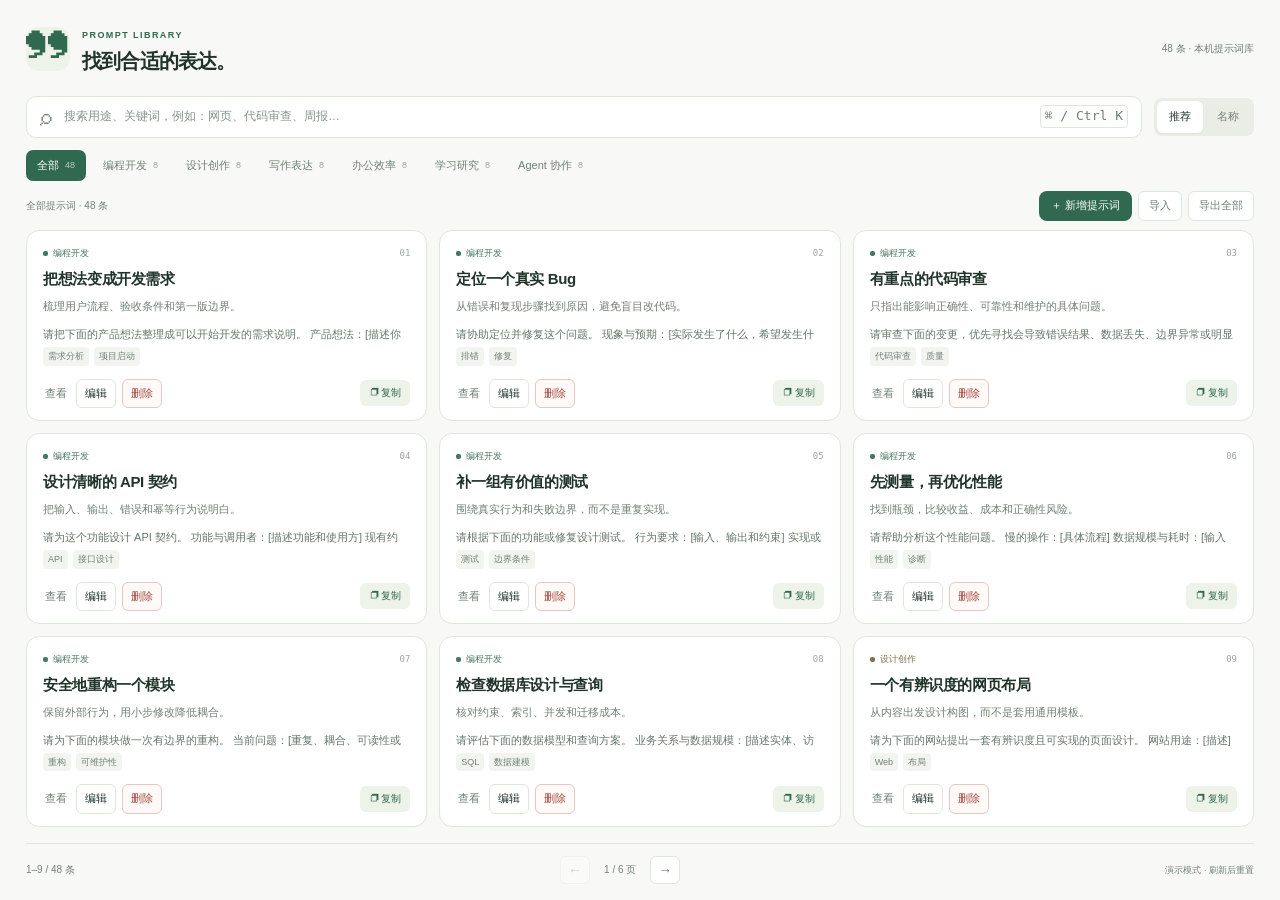
<file: packages/ai-prompts/1.1.1/preview.html>
<!doctype html><html lang="zh-CN"><head><meta charset="utf-8"><meta name="viewport" content="width=device-width,initial-scale=1"><title>AI 提示词 · ToolHub</title><style>:root{color-scheme:light;--p-bg:#f8f9f6;--p-panel:#fff;--p-ink:#20342c;--p-muted:#718076;--p-line:#dfe6dd;--p-accent:#30694f;--p-soft:#edf3e9;--p-round:13px}
*{box-sizing:border-box}html,body{margin:0;height:100%;overflow:hidden}body{font:13px/1.6 "Segoe UI","Microsoft YaHei",sans-serif;color:var(--p-ink);background:var(--p-bg)}button,input,textarea{font:inherit}button{cursor:pointer}button:disabled{opacity:.35;cursor:default}button{color:inherit}button:focus-visible,input:focus-visible,textarea:focus-visible{outline:2px solid var(--p-accent);outline-offset:3px}[hidden]{display:none!important}
#library{height:100dvh;display:flex;flex-direction:column;min-height:0;max-width:1450px;margin:auto;padding:24px 26px 16px;gap:0}.library-heading{display:flex;align-items:center;justify-content:space-between;gap:14px;flex-shrink:0;margin-bottom:22px}.library-name{display:flex;align-items:center;gap:12px}.quote-icon{display:grid;place-items:center;background:var(--p-soft);width:44px;height:44px;border-radius:13px;color:var(--p-accent);font:44px/1 Georgia,serif;padding-top:6px}.eyebrow{font:9px/1.6 "Segoe UI",sans-serif;letter-spacing:.16em;color:var(--p-accent);font-weight:650}.library-heading h1{font-size:20px;letter-spacing:-.04em;line-height:1.3;margin:3px 0 0;font-weight:600}.total{font-size:10px;color:var(--p-muted);font-variant-numeric:tabular-nums;white-space:nowrap}
.filters{flex-shrink:0}.search-row{display:flex;gap:12px;align-items:center}.search{display:flex;align-items:center;gap:10px;border:1px solid var(--p-line);background:var(--p-panel);border-radius:10px;padding:0 13px;min-width:0;flex:1;height:42px;color:var(--p-muted)}.search:focus-within{border-color:var(--p-accent)}.search>span{font-size:23px}.search input{border:0;outline:0!important;min-width:0;flex:1;background:transparent;color:var(--p-ink);font-size:12px}.search input::placeholder{color:#88958c}.search kbd{font:9px/1.7 inherit;white-space:nowrap;border:1px solid var(--p-line);border-radius:4px;padding:0 4px;color:var(--p-muted)}.sort{display:flex;padding:3px;background:#e9ede6;border-radius:8px;gap:2px}.sort button{border:0;background:transparent;border-radius:6px;font-size:11px;padding:7px 12px;color:var(--p-muted)}.sort button[aria-pressed=true]{background:var(--p-panel);color:var(--p-ink);box-shadow:0 1px 3px #233b2b0b}.categories{display:flex;gap:6px;flex-wrap:wrap;margin-top:12px}.categories button{display:flex;align-items:center;gap:6px;font-size:11px;white-space:nowrap;border:1px solid transparent;border-radius:7px;background:transparent;padding:6px 10px;color:var(--p-muted)}.categories button:hover{color:var(--p-accent);background:var(--p-soft)}.categories button[aria-pressed=true]{background:var(--p-accent);color:white}.categories button small{font-size:9px;opacity:.65;font-variant-numeric:tabular-nums}
.results-heading{display:flex;align-items:center;justify-content:space-between;min-height:37px;flex-shrink:0;font-size:10px;color:var(--p-muted)}.text-button{font-size:10px;padding:0;border:0;background:transparent;color:var(--p-accent)}.grid-space{flex:1;min-height:0;position:relative}.prompt-grid{position:absolute;inset:0;display:grid;grid-template-columns:repeat(var(--cols,3),minmax(0,1fr));grid-template-rows:repeat(var(--rows,2),minmax(0,1fr));gap:12px;min-height:0;align-content:stretch}.prompt-card{display:flex;flex-direction:column;gap:7px;min-width:0;min-height:0;overflow:hidden;border:1px solid var(--p-line);border-radius:var(--p-round);background:var(--p-panel);padding:15px 16px 12px;transition:border-color .15s,box-shadow .15s}.prompt-card:hover{border-color:#a3baa8;box-shadow:0 6px 20px #31493608}.card-heading{display:flex;align-items:center;justify-content:space-between;gap:10px;flex-shrink:0}.category-mark{font-size:9px;color:var(--cat-ink,#397653);display:flex;align-items:center;gap:5px}.category-mark:before{content:'';width:5px;height:5px;background:var(--cat-ink,#397653);border-radius:2px}.card-number{font:9px/1.5 Consolas,monospace;color:#9aa69e}.prompt-title{font-size:15px;font-weight:600;letter-spacing:-.025em;line-height:1.5;white-space:nowrap;overflow:hidden;text-overflow:ellipsis;margin:0;flex-shrink:0}.prompt-description{font-size:11px;color:var(--p-muted);line-height:1.7;margin:0;display:-webkit-box;-webkit-line-clamp:2;-webkit-box-orient:vertical;overflow:hidden}.tags{display:flex;align-items:center;gap:5px;flex-wrap:wrap}.tags span{font-size:9px;color:var(--p-muted);background:#f2f5ef;border-radius:4px;padding:2px 5px;white-space:nowrap}.card-footer{display:flex;align-items:center;justify-content:space-between;gap:8px;margin-top:auto;padding-top:6px;flex-shrink:0}.open-prompt{border:0;padding:0;background:transparent;font-size:10px;color:var(--p-muted)}.open-prompt:hover{color:var(--p-accent)}.copy-prompt{display:flex;align-items:center;gap:5px;font-size:10px;color:var(--p-accent);background:var(--p-soft);border:0;border-radius:6px;padding:5px 9px}.copy-prompt:hover{background:#dfeadb}.card-tags{overflow:hidden;max-height:19px;flex-shrink:0}.empty{display:flex;flex-direction:column;align-items:center;justify-content:center;height:100%;text-align:center;color:var(--p-muted)}.empty>span{font-size:44px;line-height:1;color:#9dac9f}.empty h2{font-size:16px;color:var(--p-ink);margin:12px 0 3px}.empty p{font-size:11px;margin:0 0 16px}.primary{border:0;background:var(--p-accent);color:white;padding:9px 15px;border-radius:8px;font-size:11px}.primary:hover{background:#25563e}
.pagination{display:flex;justify-content:space-between;align-items:center;flex-shrink:0;gap:12px;border-top:1px solid var(--p-line);margin-top:16px;padding-top:12px;color:var(--p-muted);font-size:10px;font-variant-numeric:tabular-nums}.page-controls{display:flex;align-items:center;gap:14px}.page-controls button{display:grid;place-items:center;width:30px;height:28px;border:1px solid var(--p-line);background:var(--p-panel);border-radius:6px;font-size:14px}.offline{display:flex;align-items:center;gap:6px;font-size:9px}.offline i{display:block;width:5px;height:5px;border-radius:50%;background:#77a17c}
.detail-overlay{position:fixed;inset:0;z-index:20;display:flex;align-items:center;justify-content:center;padding:22px;background:#13251e66;backdrop-filter:blur(8px)}.detail{width:min(740px,100%);height:min(660px,100%);display:flex;flex-direction:column;min-height:0;border:1px solid #e5eae1;border-radius:18px;background:var(--p-panel);box-shadow:0 24px 100px #0b241b33;padding:26px}.detail-header{display:flex;align-items:flex-start;justify-content:space-between;gap:15px;flex-shrink:0}.detail-header h2{font-size:24px;letter-spacing:-.04em;line-height:1.4;margin:6px 0 4px;font-weight:600;overflow-wrap:anywhere}.detail-header p{font-size:11px;color:var(--p-muted);margin:0}.close{width:30px;height:30px;border-radius:50%;border:1px solid var(--p-line);background:var(--p-bg);font-size:21px;line-height:1;flex-shrink:0}.detail-meta{display:flex;align-items:center;justify-content:space-between;gap:12px;margin:17px 0 12px;flex-shrink:0}.detail-meta>span{font-size:9px;white-space:nowrap;color:var(--p-muted)}#prompt-text{flex:1;min-height:0;width:100%;resize:none;border:1px solid var(--p-line);border-radius:9px;padding:17px;background:#f8faf6;color:#2d4136;font:12px/1.95 "Segoe UI","Microsoft YaHei",sans-serif;scrollbar-width:thin;overflow-y:auto}.detail-footer{display:flex;align-items:center;justify-content:space-between;gap:14px;padding-top:16px;flex-shrink:0;font-size:10px;color:var(--p-muted)}.visually-hidden{position:absolute;width:1px;height:1px;overflow:hidden;clip-path:inset(50%);white-space:nowrap}.notice{position:fixed;bottom:22px;left:50%;transform:translateX(-50%);z-index:30;max-width:calc(100% - 36px);background:#213e2e;color:#f2f7ef;border-radius:9px;box-shadow:0 4px 20px #12301920;padding:10px 17px;font-size:11px;text-align:center;pointer-events:none}
@media(max-width:650px){#library{padding:18px 16px 14px}.library-heading{margin-bottom:17px}.library-heading h1{font-size:18px}.quote-icon{width:38px;height:38px;font-size:38px}.total{font-size:9px}.search kbd{display:none}.sort button{padding:7px 9px}.categories{gap:2px;margin-top:9px}.categories button{font-size:10px;padding:6px 8px;gap:4px}.prompt-card{padding:12px;gap:5px}.prompt-title{font-size:14px}.prompt-description{font-size:10px}.card-tags{display:none}.detail{padding:18px;border-radius:12px}.detail-overlay{padding:12px}.detail-header h2{font-size:20px}.detail-footer{align-items:flex-start}.detail-footer>span{max-width:54%}.offline{display:none}}
@media(max-height:520px){#library{padding-top:14px;padding-bottom:12px}.library-heading{margin-bottom:12px}.library-heading h1{font-size:17px}.quote-icon{width:34px;height:34px;font-size:34px}.categories{margin-top:8px}.results-heading{min-height:30px}.pagination{margin-top:10px;padding-top:8px}.prompt-card{gap:4px;padding:11px 13px}.prompt-description{-webkit-line-clamp:1}.card-tags{display:none}.detail{padding:18px}.detail-header h2{font-size:19px}.detail-meta{margin:10px 0}.detail-footer{padding-top:10px}}
@media(prefers-reduced-motion:reduce){*{transition:none!important;scroll-behavior:auto!important}}

.snippet-wrap{flex:1;min-height:0;overflow:hidden}.prompt-snippet{display:-webkit-box;-webkit-box-orient:vertical;-webkit-line-clamp:3;overflow:hidden;font-size:11px;line-height:1.8;color:#65766a;margin:2px 0 0}.prompt-card .card-tags{margin-top:auto}.prompt-card .card-footer{margin-top:0}

.results-heading{min-height:49px;gap:10px}.library-actions,.detail-actions{display:flex;align-items:center;gap:6px;flex-shrink:0}.small-button{background:var(--p-panel);border:1px solid var(--p-line);border-radius:6px;padding:5px 10px;font-size:11px;white-space:nowrap}.small-button:hover{border-color:#8aa591;background:var(--p-soft)}.detail-actions{margin:0 0 10px}.detail-actions button:last-child{margin-left:auto;color:#9c453d}.error-line{color:#934035;background:#fff0e9;border:1px solid #edcec0;border-radius:7px;padding:7px 10px;font-size:11px;margin:8px 0;overflow-wrap:anywhere;flex-shrink:0}.manager{height:min(690px,100%);gap:10px}.manager .detail-header h2{font-size:22px}.editor{display:flex;flex-direction:column;flex:1;min-height:0;gap:9px}.edit-fields{display:grid;grid-template-columns:1fr 1fr;gap:8px 12px;flex-shrink:0}.edit-fields label{display:flex;flex-direction:column;font-size:11px;color:var(--p-muted);gap:3px;min-width:0}.edit-fields .wide{grid-column:1/-1}.edit-fields input{min-width:0;width:100%;border:1px solid var(--p-line);border-radius:6px;padding:7px 9px;background:var(--p-bg);color:var(--p-ink);font-size:12px}.body-label{display:flex;align-items:center;justify-content:space-between;font-size:11px;color:var(--p-muted);flex-shrink:0}.body-label span{font-size:9px}#edit-content{flex:1;min-height:70px;resize:none;border:1px solid var(--p-line);border-radius:8px;padding:12px;background:#f8faf6;color:var(--p-ink);font-size:12px;line-height:1.8;scrollbar-width:thin}.manage-footer{display:flex;align-items:center;justify-content:space-between;gap:12px;flex-shrink:0;font-size:10px;color:var(--p-muted);padding-top:5px}.import-panel{display:flex;flex:1;min-height:0;flex-direction:column;gap:10px}.import-panel>p{font-size:12px;margin:0;color:var(--p-muted)}.conflict-options{display:flex;gap:5px;flex-shrink:0}.conflict-options button{padding:7px 12px;font-size:11px;border:1px solid var(--p-line);border-radius:6px;background:var(--p-bg)}.conflict-options button[aria-pressed=true]{background:var(--p-accent);color:white;border-color:var(--p-accent)}.import-list{flex:1;min-height:0;display:grid;grid-template-rows:repeat(4,minmax(0,1fr));gap:8px}.import-row{display:flex;flex-direction:column;justify-content:center;min-height:0;padding:8px 12px;border:1px solid var(--p-line);border-radius:7px;overflow:hidden}.import-row strong{font-weight:600;font-size:13px;white-space:nowrap;text-overflow:ellipsis;overflow:hidden}.import-row span{font-size:10px;color:var(--p-muted)}.import-pages{display:flex;align-items:center;justify-content:center;gap:14px;font-size:10px;flex-shrink:0}.delete-panel{margin:auto 0;font-size:15px}.delete-panel .muted{font-size:12px;color:var(--p-muted)}.danger{border:0;background:#9b433b;color:white;border-radius:7px;padding:9px 15px;font-size:12px}.undo-bar{position:fixed;bottom:14px;left:50%;transform:translateX(-50%);z-index:15;display:flex;gap:15px;align-items:center;border:1px solid #afc7b2;border-radius:9px;background:var(--p-panel);padding:9px 14px;box-shadow:0 6px 24px #233a251a;font-size:11px;white-space:nowrap}#manage-overlay{z-index:25}.notice{z-index:35}
@media(max-height:650px){.results-heading{min-height:43px}.manager{padding:16px;gap:6px}.manager .detail-header h2{font-size:18px;margin:2px 0}.manager .eyebrow{display:none}.edit-fields{gap:5px 10px}.edit-fields input{padding:5px 8px}.editor{gap:5px}.manage-footer{padding-top:2px}.detail-actions{margin-bottom:7px}.import-panel{gap:7px}}
@media(max-width:500px){.results-heading{min-height:46px;font-size:9px;gap:4px}.library-actions{gap:4px}.small-button{font-size:10px;padding:5px 7px}.total{display:none}.detail-actions{flex-wrap:wrap}.manager{padding:14px}.edit-fields{gap:5px 8px}.manager .detail-header h2{font-size:19px}.conflict-options button{padding:6px 8px;font-size:10px}.manage-footer>span{max-width:52%}.import-list{gap:5px}.import-row{padding:5px 9px}}

@media(max-height:650px){#library{padding:16px 18px 12px}.library-heading{margin-bottom:12px}.library-heading h1{font-size:17px}.quote-icon{width:34px;height:34px;font-size:34px}.search{height:36px}.sort button{padding-block:5px}.categories{margin-top:8px}.categories button{padding-block:5px;font-size:10px}.results-heading{min-height:30px}.pagination{margin-top:10px;padding-top:8px}.prompt-card{gap:5px;padding:11px 13px}.prompt-description{-webkit-line-clamp:1}.card-tags{display:none}.prompt-snippet{-webkit-line-clamp:2;font-size:10px}.prompt-title{font-size:14px}}

/* Keep management actions visible on every card, without opening the detail. */
.card-actions{display:flex;align-items:center;gap:6px;min-width:0}.card-actions .open-prompt{padding:6px 2px;font-size:11px;margin-right:1px}.card-action{padding:5px 8px;font-size:11px;line-height:1.6;border:1px solid var(--p-line);border-radius:6px;background:var(--p-panel);white-space:nowrap}.card-action:hover{background:var(--p-soft);border-color:#8aa591}.card-delete{color:#a0443b;border-color:#e4c8c3;background:#fff9f7}.card-delete:hover{background:#ffede8;border-color:#c99289}.library-actions #add{padding:6px 12px;white-space:nowrap}.card-footer{gap:6px}.copy-prompt{white-space:nowrap}
@media(max-width:500px){.card-actions{gap:5px}.card-action{padding:5px 7px}.library-actions #add{padding:6px 8px;font-size:10px}}
</style></head><body><main id="library" aria-label="AI 提示词库">
  <header class="library-heading"><div class="library-name"><span class="quote-icon" aria-hidden="true">❞</span><div><span class="eyebrow">PROMPT LIBRARY</span><h1>找到合适的表达。</h1></div></div><span id="library-total" class="total"></span></header>
  <section class="filters" aria-label="筛选提示词">
    <div class="search-row"><label class="search"><span aria-hidden="true">⌕</span><input id="query" type="search" aria-label="搜索提示词" placeholder="搜索用途、关键词，例如：网页、代码审查、周报…" autocomplete="off"><kbd aria-hidden="true">⌘ / Ctrl K</kbd></label><div class="sort" role="group" aria-label="提示词排序"><button type="button" data-sort="recommended" aria-pressed="true">推荐</button><button type="button" data-sort="name" aria-pressed="false">名称</button></div></div>
    <div id="categories" class="categories" role="group" aria-label="提示词分类"></div>
  </section>
  <div id="load-error" class="error-line" role="alert" hidden></div>
  <div class="results-heading"><div><span id="results-label" role="status"></span> <button type="button" class="text-button" id="reset" hidden>清除筛选 ↗</button></div><div class="library-actions"><button id="add" class="primary" type="button">＋ 新增提示词</button><button id="import" class="small-button" type="button">导入</button><button id="export-all" class="small-button" type="button">导出全部</button></div></div>
  <section id="grid-space" class="grid-space" aria-label="提示词列表"><div id="grid" class="prompt-grid"></div><div id="empty" class="empty" hidden><span aria-hidden="true">⌕</span><h2>没有找到匹配的提示词</h2><p>试试更短的关键词，或换一个分类。</p><button type="button" class="primary" id="empty-reset">清除筛选</button></div></section>
  <footer class="pagination" aria-label="提示词分页"><span id="range"></span><div class="page-controls"><button type="button" id="previous" aria-label="上一页提示词">←</button><output id="page-label" aria-live="polite"></output><button type="button" id="next" aria-label="下一页提示词">→</button></div><span class="offline"><i aria-hidden="true"></i>离线可用</span></footer>
</main>
<div id="detail-overlay" class="detail-overlay" hidden><section class="detail" role="dialog" aria-modal="true" aria-labelledby="detail-title"><header class="detail-header"><div><span id="detail-category" class="eyebrow"></span><h2 id="detail-title"></h2><p id="detail-description"></p></div><button type="button" id="close-detail" class="close" aria-label="关闭提示词详情">×</button></header><div class="detail-meta"><div id="detail-tags" class="tags"></div><span id="detail-length"></span></div><label class="visually-hidden" for="prompt-text">完整提示词</label><textarea id="prompt-text" readonly spellcheck="false"></textarea><footer class="detail-footer"><span id="copy-hint">按需替换方括号里的内容。</span><button type="button" id="copy-detail" class="primary">复制提示词 ↗</button></footer></section></div>
<div id="notice" class="notice" role="status" aria-live="polite" hidden></div>
<input type="file" id="import-files" accept=".md,.markdown,.txt,.json" multiple hidden>
<div id="manage-overlay" class="detail-overlay" hidden>
  <section class="detail manager" role="dialog" aria-modal="true" aria-labelledby="manage-title">
    <header class="detail-header"><div><span class="eyebrow">YOUR PROMPTS</span><h2 id="manage-title"></h2></div><button type="button" id="close-manage" class="close" aria-label="关闭管理窗口">×</button></header>
    <div id="manage-error" class="error-line" role="alert" hidden></div>
    <section id="editor" class="editor" hidden>
      <div class="edit-fields"><label class="wide">标题<input id="edit-title" maxlength="80" required></label><label>分类<input id="edit-category" maxlength="24" required placeholder="例如：我的提示词"></label><label>标签<input id="edit-tags" maxlength="210" placeholder="用逗号分隔，最多 8 个"></label><label class="wide">摘要<input id="edit-description" maxlength="180" placeholder="可选"></label></div>
      <label class="body-label" for="edit-content">提示词正文 <span id="edit-length"></span></label><textarea id="edit-content" maxlength="20000" required spellcheck="false" placeholder="写下你的提示词，支持 Markdown 文本…"></textarea>
      <footer class="manage-footer"><span id="save-note">保存在本机，导出后可分享。</span><button type="button" id="save" class="primary">保存提示词</button></footer>
    </section>
    <section id="import-panel" class="import-panel" hidden>
      <p id="import-summary"></p><div class="conflict-options" role="group" aria-label="导入冲突处理"><button type="button" data-conflict="keep" aria-pressed="true">保留现有</button><button type="button" data-conflict="replace" aria-pressed="false">以导入覆盖</button><button type="button" data-conflict="copy" aria-pressed="false">另存副本</button></div>
      <div id="import-list" class="import-list"></div><div class="import-pages"><button id="import-prev" type="button" class="small-button" aria-label="上一页导入预览">←</button><span id="import-page"></span><button id="import-next" type="button" class="small-button" aria-label="下一页导入预览">→</button></div>
      <footer class="manage-footer"><span id="import-effect"></span><button type="button" id="confirm-import" class="primary">确认导入</button></footer>
    </section>
    <section id="delete-panel" class="delete-panel" hidden><p id="delete-message"></p><p class="muted">只从提示词库移除，原始 Markdown 文件不受影响。删除后可立即撤销。</p><footer class="manage-footer"><button id="cancel-delete" type="button" class="small-button">取消</button><button type="button" id="confirm-delete" class="danger">删除提示词</button></footer></section>
  </section>
</div>
<div id="undo-bar" class="undo-bar" hidden><span>已删除提示词</span><button id="undo" class="small-button" type="button">撤销删除</button><button id="dismiss-undo" class="text-button" type="button" aria-label="关闭撤销提示">×</button></div>

<template id="prompt-data">{"schema":"toolhub.prompts/v1","categories":[{"id":"development","label":"编程开发","color":"#447660"},{"id":"design","label":"设计创作","color":"#82704e"},{"id":"writing","label":"写作表达","color":"#77658b"},{"id":"office","label":"办公效率","color":"#527b8b"},{"id":"learning","label":"学习研究","color":"#a06450"},{"id":"agent","label":"Agent 协作","color":"#657a40"}],"prompts":[{"id":"dev.requirements","category":"development","title":"把想法变成开发需求","description":"梳理用户流程、验收条件和第一版边界。","tags":["需求分析","项目启动"],"content":"请把下面的产品想法整理成可以开始开发的需求说明。\n\n产品想法：[描述你的想法]\n目标用户：[谁会使用]\n平台与限制：[Web / Android / 桌面，以及已有技术或资源]\n\n先说明核心问题与最短使用流程，再列出第一版必须具备的功能、具体的验收示例，以及可以延后的内容。标记尚未确定的假设，只提出会改变方案的关键问题。不要把功能清单扩张成一个大而全的平台。"},{"id":"dev.debug","category":"development","title":"定位一个真实 Bug","description":"从错误和复现步骤找到原因，避免盲目改代码。","tags":["排错","修复"],"content":"请协助定位并修复这个问题。\n\n现象与预期：[实际发生了什么，希望发生什么]\n复现步骤：[从哪一步开始出现]\n错误日志与相关代码：[粘贴内容]\n环境：[系统、框架、版本]\n\n先区分已知事实、推测和缺失证据。按可能性列出少量原因，并说明用什么最小检查排除它们。找到根因后给出局部修复，解释影响范围和验证步骤。不要通过吞掉异常、增加无依据的重试或关闭校验来掩盖问题。"},{"id":"dev.review","category":"development","title":"有重点的代码审查","description":"只指出能影响正确性、可靠性和维护的具体问题。","tags":["代码审查","质量"],"content":"请审查下面的变更，优先寻找会导致错误结果、数据丢失、边界异常或明显维护成本的问题。\n\n变更目标：[说明目的]\n代码或 diff：[粘贴代码]\n运行条件：[关键依赖与调用场景]\n\n每条发现给出具体位置、触发条件、实际影响和修复建议。区分确定问题与需要验证的疑点，不要为了凑数量提出纯风格意见。最后指出最值得补充的验证；没有实质问题时直接说明。"},{"id":"dev.api","category":"development","title":"设计清晰的 API 契约","description":"把输入、输出、错误和幂等行为说明白。","tags":["API","接口设计"],"content":"请为这个功能设计 API 契约。\n\n功能与调用者：[描述功能和使用方]\n现有约束：[认证方式、版本、已有接口]\n关键数据：[实体与字段]\n\n用请求和响应示例说明正常流程，再覆盖参数错误、权限不足、资源不存在和并发冲突。明确分页、排序、幂等性及重试语义。优先复用现有约定，只增加当前需求用得到的字段，并解释重要取舍。"},{"id":"dev.tests","category":"development","title":"补一组有价值的测试","description":"围绕真实行为和失败边界，而不是重复实现。","tags":["测试","边界条件"],"content":"请根据下面的功能或修复设计测试。\n\n行为要求：[输入、输出和约束]\n实现或变更：[粘贴内容]\n已有测试环境：[框架与已有覆盖]\n\n先选出最可能出错、影响最大的行为，包括一个正常场景、关键边界和必要的失败路径。说明每个测试能防止什么回归，再给出适合现有框架的实现。避免只验证内部函数调用顺序或复制实现逻辑的测试，不为低风险常量堆砌样例。"},{"id":"dev.performance","category":"development","title":"先测量，再优化性能","description":"找到瓶颈，比较收益、成本和正确性风险。","tags":["性能","诊断"],"content":"请帮助分析这个性能问题。\n\n慢的操作：[具体流程]\n数据规模与耗时：[输入量、实际耗时和目标]\n相关实现与测量：[代码、日志或分析结果]\n\n先判断时间可能消耗在计算、I/O、网络、渲染还是重复工作，并给出最少的测量点。根据证据选择优化方案，估计收益与代价。说明如何验证输出仍然正确，以及如何比较优化前后的同一组负载；不要直接把缓存或并发当成答案。"},{"id":"dev.refactor","category":"development","title":"安全地重构一个模块","description":"保留外部行为，用小步修改降低耦合。","tags":["重构","可维护性"],"content":"请为下面的模块做一次有边界的重构。\n\n当前问题：[重复、耦合、可读性或扩展困难]\n代码：[粘贴模块]\n必须保留的接口和行为：[列出约束]\n\n先说明哪些职责混在了一起，提出足以解决当前问题的结构。按可独立验证的小步骤修改，保留公共契约和异常语义。给出重要的前后对照以及回归验证方法。不要顺手更换技术栈，也不要为尚未出现的需求引入抽象层。"},{"id":"dev.database","category":"development","title":"检查数据库设计与查询","description":"核对约束、索引、并发和迁移成本。","tags":["SQL","数据建模"],"content":"请评估下面的数据模型和查询方案。\n\n业务关系与数据规模：[描述实体、访问频率和增长量]\n表结构与 SQL：[粘贴内容]\n数据库及版本：[填写]\n\n检查唯一性、空值、外键、事务和并发更新是否符合业务要求。结合实际查询解释索引选择，指出写入成本。需要改表时给出兼容旧数据的迁移顺序、校验方法和回退考虑。没有执行计划或测量证据时，不要把性能推测当成结论。"},{"id":"design.web","category":"design","title":"一个有辨识度的网页布局","description":"从内容出发设计构图，而不是套用通用模板。","tags":["Web","布局"],"content":"请为下面的网站提出一套有辨识度且可实现的页面设计。\n\n网站用途：[描述]\n主要内容与操作：[列出最重要的内容和动作]\n参考气质：[例如安静、编辑感、实验性、精密]\n技术约束：[框架、屏幕范围、已有组件]\n\n先确定信息层级和视觉焦点，再说明首屏构图、导航、内容区、留白和交互。给出桌面与手机上的重排方式，以及关键组件的尺寸和状态。避免无目的的大渐变、装饰图表和大段介绍文字；让每个视觉选择服务于内容。"},{"id":"design.android","category":"design","title":"Android 页面结构草案","description":"梳理触控流程、导航和不同尺寸的适配。","tags":["Android","移动应用"],"content":"请为这个 Android 功能设计页面结构和交互流程。\n\n目标用户与场景：[描述]\n用户要完成的任务：[列出任务]\n已有风格与实现方式：[例如 Compose，以及已有设计约束]\n\n给出最短操作路径、各页面的重要信息、主要按钮和返回行为。考虑触控尺寸、输入法遮挡、加载、空态、错误和无网络情况。说明手机横竖屏及较宽设备上的布局变化。输出可交给开发者实现的结构说明，不要仅把桌面网站缩成一张手机图。"},{"id":"design.desktop","category":"design","title":"让桌面工作台更顺手","description":"减少导航冗余、嵌套滚动和不必要的点击。","tags":["桌面应用","工作台"],"content":"请优化这个桌面工作台的布局。\n\n当前页面与问题：[粘贴截图描述或结构]\n用户最常做的三件事：[填写]\n窗口与内容规模：[常用尺寸、列表数量]\n\n围绕高频操作安排一级和二级导航、列表与详情、搜索筛选及固定操作区。优先减少嵌套滚动，必要时使用分页、分组或列表与详情切换。说明宽窄窗口、键盘导航和空态的行为。给出改造前后的具体使用路径，不增加与任务无关的展示区域。"},{"id":"design.style","category":"design","title":"把视觉偏好变成设计规范","description":"建立能落到组件上的字体、颜色与空间规则。","tags":["视觉风格","设计规范"],"content":"请把下面的视觉偏好整理成一套可以落地的界面规范。\n\n产品与受众：[描述]\n希望的气质：[填写]\n参考与不喜欢的做法：[填写]\n\n提出一套明确的字体层级、颜色角色、留白节奏、边框、圆角和动效原则，并用按钮、表单、卡片和列表举例。给出必要的尺寸或设计变量，解释深浅背景上的可读性。保持选择克制且一致，不要只罗列流行风格名称。"},{"id":"design.component","category":"design","title":"把组件状态补完整","description":"让按钮、表单和反馈在真实流程里都可用。","tags":["组件","状态设计"],"content":"请为下面的界面组件补齐完整状态和交互规格。\n\n组件与用途：[描述]\n所在流程：[从哪里进入，完成后去哪里]\n数据和限制：[填写]\n\n说明默认、悬停、聚焦、禁用、加载、成功和失败状态，明确哪些操作可以取消或重试。表单需说明校验时机与错误提示；异步操作需防止重复提交。给出鼠标、键盘和触控下的行为及必要的可访问名称，让开发者无需再猜测边界。"},{"id":"design.accessibility","category":"design","title":"检查界面的可访问性","description":"从键盘、焦点和信息表达发现使用障碍。","tags":["可访问性","交互审查"],"content":"请审查这个页面的可访问性和基础可用性。\n\n页面代码或结构：[粘贴内容]\n已知用户流程：[描述]\n\n检查键盘是否能完成核心任务、焦点是否可见且顺序合理、弹窗关闭后焦点是否恢复，以及表单和按钮是否有清晰名称。核对对比度、错误提示、状态播报和减少动态效果的支持。优先列出会阻断任务的问题，并给出具体修复方式；无法从材料验证的内容请明确标记。"},{"id":"design.motion","category":"design","title":"设计克制而清晰的动效","description":"让转场解释空间变化，而不是打断操作。","tags":["动画","交互"],"content":"请为下面的交互设计一组动效规格。\n\n操作场景：[例如卡片展开、列表重排、页面切换]\n现有布局与技术：[描述]\n期望气质：[填写]\n\n说明动效的目的、起止状态、时长、缓动、图层和中断规则。考虑快速重复操作、内容变化、来源元素离屏以及窗口缩放。给出减少动态效果时的替代行为和验证方法。避免同时移动大量无关元素，也不要让动画成为完成任务的前置等待。"},{"id":"design.landing","category":"design","title":"规划一个清晰的产品首页","description":"用信息顺序讲清价值、证据和下一步动作。","tags":["落地页","信息架构"],"content":"请规划这个产品首页的信息结构。\n\n产品：[描述]\n目标访客及其疑问：[填写]\n可证明的优势与材料：[填写]\n希望访客采取的动作：[填写]\n\n安排首屏、关键使用场景、产品示例、可信证据和行动入口的顺序。为每一区块给出一个简短标题、内容重点与合适的展示形式。没有数据或案例时不要编造证明，避免重复口号和空泛功能堆砌。让访客能快速判断这个产品是否适合自己。"},{"id":"write.polish","category":"writing","title":"保留语气的文字润色","description":"写得自然、清楚，保留原意和个人表达。","tags":["润色","表达"],"content":"请润色下面的文字，让它更自然、清晰且适合目标读者。\n\n原文：[粘贴文字]\n使用场景与读者：[填写]\n希望的语气：[例如平实、友好、正式]\n\n保留事实、观点和我的表达习惯，删去重复和空话，调整难读的句子。不要擅自增加数据、经历或承诺。先给出可直接使用的版本，再简要说明值得我注意的实质修改；小的标点调整无需逐条解释。"},{"id":"write.email","category":"writing","title":"写一封得体的邮件","description":"把背景、诉求和行动时间表达完整。","tags":["邮件","沟通"],"content":"请帮我写一封邮件。\n\n收件人与关系：[填写]\n事情背景：[填写]\n我希望对方做什么：[填写]\n时间要求与必须包含的信息：[填写]\n\n给出明确的邮件主题和正文，语气符合双方关系。正文先说明来意，再补充必要背景，最后把下一步和时间说清楚。控制长度，避免过度客套，不替我作出未授权的承诺。缺少关键事实时使用清楚的占位符。"},{"id":"write.outline","category":"writing","title":"先搭文章的骨架","description":"围绕一个中心观点安排论据与阅读顺序。","tags":["文章","提纲"],"content":"请为下面的文章主题设计提纲。\n\n主题与我想表达的观点：[填写]\n目标读者：[填写]\n篇幅与发布场景：[填写]\n已有材料：[粘贴材料]\n\n先判断中心问题是否足够明确，再安排引入、核心论点、证据、反面考虑和结尾。为每个部分说明它要回答什么，以及需要补充哪类材料。使用具体的章节标题，避免把同一个观点换句话说成多个小节。"},{"id":"write.summary","category":"writing","title":"一份不失真的内容摘要","description":"提取结论、依据和限制，保留重要分歧。","tags":["摘要","信息提取"],"content":"请准确总结下面的材料。\n\n材料：[粘贴全文]\n摘要用途与长度：[填写]\n我最关心的问题：[填写]\n\n先用一小段说明核心结论，再整理重要依据、关键数字、不同观点及材料本身的限制。区分原文的明确陈述与可以推断的内容，不补充材料没有提供的事实。若材料不足以回答我的问题，请直接指出缺口，而不是用常识填补。"},{"id":"write.translate","category":"writing","title":"贴合语境的翻译","description":"兼顾含义、语气和目标语言的自然表达。","tags":["翻译","语言"],"content":"请翻译下面的内容。\n\n原文：[粘贴文字]\n目标语言与使用地区：[填写]\n用途、读者与语气：[填写]\n必须保留的术语：[填写]\n\n准确保留含义、数字和限定条件，用目标语言的自然表达重写不适合直译的句式。术语在全文保持一致。直接给出可使用的译文，只对有歧义或需要取舍的地方作简短说明，不擅自扩写原文。"},{"id":"write.titles","category":"writing","title":"标题要具体，不要夸张","description":"从不同角度表达内容价值，避免虚假承诺。","tags":["标题","内容创作"],"content":"请为下面的内容拟定标题。\n\n内容摘要：[填写]\n读者和发布场景：[填写]\n希望突出什么：[填写]\n限制：[长度、禁用表达等]\n\n提供六个角度不同的标题，分别侧重具体收益、关键问题、真实场景、观点、方法和反差。标题必须与内容相符，不编造数字或保证效果。说明你最推荐哪一个及原因，并指出是否有需要正文补充才能成立的表达。"},{"id":"write.script","category":"writing","title":"从素材写成短视频脚本","description":"把观点、画面和旁白安排到同一条时间线。","tags":["视频","脚本"],"content":"请把这些素材整理成一段短视频脚本。\n\n主题与受众：[填写]\n素材与必须表达的信息：[填写]\n时长和风格：[填写]\n可拍摄或可使用的画面：[填写]\n\n按时间段列出画面、旁白、字幕和转场。开头尽快交代值得观看的具体问题，主体只保留支撑一个核心观点的内容。结尾自然收束。不要虚构素材中不存在的经历或效果，画面安排应符合现有拍摄条件。"},{"id":"write.reply","category":"writing","title":"把难开口的话说清楚","description":"在回复、拒绝和协商中保持边界与尊重。","tags":["回复","沟通"],"content":"请帮我组织一段回复。\n\n对方原话：[粘贴内容]\n我们的关系与背景：[填写]\n我真实的立场和可接受范围：[填写]\n希望的沟通结果：[填写]\n\n用尊重、直接的语言表达立场，说明必要理由，提出可行的下一步或替代方案。不要替我道歉、让步或承诺超出我说明的范围。给出一个简洁版本和一个稍详细的版本，避免说教和过度防御。"},{"id":"office.weekly","category":"office","title":"把流水账整理成周报","description":"突出结果、阻碍和下周的明确安排。","tags":["周报","工作总结"],"content":"请根据下面的工作记录整理一份周报。\n\n本周记录：[粘贴记录]\n面向读者与格式要求：[填写]\n需要特别说明的事项：[填写]\n\n按已完成的结果、进行中的事项、风险或阻碍、下周计划组织内容。将重复记录合并，把工作动作和实际产出区分开来。保留真实的进度和数据，不把参与包装成完成。计划尽量说明目标、下一步及依赖，未知时间不要擅自填写。"},{"id":"office.meeting","category":"office","title":"从会议记录提炼行动项","description":"分清讨论、决定、负责人和待确认问题。","tags":["会议","行动清单"],"content":"请整理以下会议记录。\n\n记录：[粘贴逐字稿或笔记]\n会议主题与背景：[填写]\n\n输出简短摘要、已达成的决定、行动清单和待确认问题。行动清单分别写明事项、负责人、截止时间与依赖，材料没有提及的字段标记为待确认。区分建议、讨论倾向和正式决定，不把任何一位参与者的发言自动当成团队承诺。"},{"id":"office.plan","category":"office","title":"把目标拆成可执行计划","description":"安排依赖、里程碑和真正能验收的结果。","tags":["计划","项目管理"],"content":"请把这个目标拆成可执行的工作计划。\n\n目标与成功标准：[填写]\n期限、人员和可用资源：[填写]\n当前进展与限制：[填写]\n\n先列出主要阶段和依赖，再为每个阶段说明产出、验收方式、负责人及合理的时间范围。标记关键路径和高风险假设，提出必要的缓冲或缩减范围方案。不要把无法估计的工作伪装成精确日期，优先保证第一阶段可以马上开始。"},{"id":"office.compare","category":"office","title":"把几个方案放在同一张表里","description":"依据真实约束比较选择，避免只罗列优缺点。","tags":["决策","方案比较"],"content":"请帮助比较下面的方案。\n\n要解决的问题：[填写]\n候选方案与已有信息：[填写]\n预算、时间和不能妥协的条件：[填写]\n\n先确定真正影响选择的评价维度，再用同一标准比较各方案。区分已验证信息、估计和未知项，列出会改变结论的关键问题。给出当前条件下的推荐和适用边界；如果信息不足，提出最小的补充调查，不编造价格、功能或效果。"},{"id":"office.table","category":"office","title":"从杂乱文本提取表格","description":"统一字段、保留原始值，标记不确定信息。","tags":["数据整理","表格"],"content":"请将下面的杂乱文本整理成结构化表格。\n\n原始内容：[粘贴文本]\n需要的字段：[列出字段]\n输出形式：[Markdown / CSV / JSON]\n\n先说明字段对应关系和必要的统一规则，再输出表格。保留原始事实和单位，重复记录按我提供的规则处理；没有规则时标记而不擅自删除。缺失值和无法确认的值清楚区分，不通过猜测补齐。最后列出需要人工核对的异常项。"},{"id":"office.sop","category":"office","title":"写成别人能照做的 SOP","description":"补齐前提、检查点、异常处理和完成标准。","tags":["SOP","流程"],"content":"请把下面的经验或操作过程整理成一份 SOP。\n\n要完成的任务：[填写]\n现有步骤与经验：[粘贴内容]\n执行者、工具和环境：[填写]\n\n说明开始前需要准备什么，按顺序列出具体动作、预期结果和检查点。加入最常见异常的判断与处理方式，明确需要停止并求助的情况。最后写清完成标准与需要保存的记录。避免使用无法检查的描述，例如“正确配置”“适当处理”。"},{"id":"office.presentation","category":"office","title":"让汇报围绕一个决定展开","description":"先讲结论，再安排证据和需要对方作出的决定。","tags":["汇报","演示"],"content":"请为这次汇报设计结构。\n\n听众与场景：[填写]\n汇报目标：[希望对方理解或决定什么]\n材料、数据与限制：[填写]\n时长：[填写]\n\n先提炼一句核心结论，再安排必要背景、关键证据、可选方案和行动建议。按页说明每一页要传达的唯一重点和适合的图表形式，不要把整段材料搬上页面。标记尚未获得证据支持的判断，并给出适合时间限制的取舍。"},{"id":"office.priorities","category":"office","title":"给待办事项排一个现实的顺序","description":"根据影响、截止时间和依赖安排下一步。","tags":["待办","时间管理"],"content":"请帮我整理并排序这些待办事项。\n\n事项清单：[粘贴内容]\n当前可用时间与精力：[填写]\n明确的截止时间和外部依赖：[填写]\n\n区分必须完成、值得推进、可以延期和可以放弃的事项，解释排序依据。把过大的任务拆成可以开始的小动作，安排一个不过载的近期计划。信息不足时用范围估计，不把每项工作都列为高优先级，并保留处理意外情况的空间。"},{"id":"learn.explain","category":"learning","title":"把一个概念真正讲明白","description":"从直觉、例子和反例建立理解。","tags":["概念理解","学习"],"content":"请向我解释这个概念。\n\n概念：[填写]\n我的知识基础：[填写]\n我想用它解决的问题：[填写]\n\n先给出简洁、准确的定义，再用一个贴近场景的例子解释关键机制。说明一个常见误解以及一个容易混淆的相邻概念，指出类比在哪些地方不再成立。最后给我两个小问题检查理解，先不要同时附上答案。避免只用更多陌生术语解释原术语。"},{"id":"learn.route","category":"learning","title":"制定一条够用的学习路线","description":"围绕目标产出选择材料、练习与检查点。","tags":["学习路线","练习"],"content":"请根据我的情况设计学习路线。\n\n学习主题与具体目标：[填写]\n当前基础：[填写]\n可投入的时间与期限：[填写]\n偏好的学习方式和已有材料：[填写]\n\n按从入门到能独立完成目标任务安排阶段，给出每阶段必须掌握的内容、一个实际练习和检验方式。材料优先少而精，说明为什么需要它们。把可选拓展与必需知识分开，预留复习和卡住后的补救路径。"},{"id":"learn.reading","category":"learning","title":"带着问题精读一份材料","description":"区分作者主张、支持证据和推理缺口。","tags":["阅读","批判性思考"],"content":"请带我精读下面的材料。\n\n材料：[粘贴内容]\n我的阅读目的：[填写]\n\n先梳理作者在回答什么问题、主要结论和论证结构，再指出关键概念、前提和证据。区分材料明确说了什么与它希望读者接受的推断，标记论据不足或适用范围有限的部分。最后提出几个值得继续追问的问题，不要用主观赞同或反对代替分析。"},{"id":"learn.paper","category":"learning","title":"读懂论文的方法与局限","description":"核对研究问题、实验设计和结论边界。","tags":["论文","研究"],"content":"请分析这篇论文提供的信息。\n\n论文正文或相关章节：[粘贴内容]\n我的背景和关注点：[填写]\n\n说明研究问题、已有方法的不足、本文方法、实验设计和主要结果。解释关键指标究竟能证明什么，指出数据、比较对象和适用条件带来的限制。引用材料中的具体部分支持判断；未提供的方法细节或实验结果请标记为无法核实。不要把摘要中的宣传性表述直接当作结论。"},{"id":"learn.research","category":"learning","title":"先设计一份靠谱的调研框架","description":"明确问题、资料标准和需要验证的假设。","tags":["调研","信息来源"],"content":"请为下面的主题制定调研框架。\n\n主题与最终要支持的决定：[填写]\n已有信息：[填写]\n时间和范围：[填写]\n\n拆出可回答的子问题，列明每个问题需要的数据、优先查找的原始来源和验证方式。区分事实调查、观点比较和预测，指出可能的偏差与过期信息。先给框架和资料清单，不要在未实际查阅来源时编写看似完整的研究结论或参考文献。"},{"id":"learn.quiz","category":"learning","title":"用小练习检查是否理解","description":"从应用与辨析发现知识缺口。","tags":["自测","复习"],"content":"请根据下面的内容给我一组循序渐进的练习。\n\n知识范围或笔记：[粘贴内容]\n我的水平和薄弱点：[填写]\n希望投入的时间：[填写]\n\n包含基础理解、实际应用和一个容易混淆的辨析题，每题说明考查目标。先只给题目和必要提示，等我回答后再指出哪里正确、哪里需要调整，并据此安排下一题。不要只考术语记忆，也不要在一道题里同时加入过多新概念。"},{"id":"learn.notes","category":"learning","title":"把笔记整理成可复用的知识","description":"保留关键联系、例子和仍未解决的问题。","tags":["笔记","知识整理"],"content":"请整理下面的学习笔记。\n\n笔记：[粘贴内容]\n主题和今后的使用场景：[填写]\n\n提炼核心概念与它们之间的关系，把重复内容合并，为关键结论保留具体例子或证据。区分事实、个人理解和待验证的问题。输出便于复习的结构，并增加少量能帮助回忆的提问。不要为了排版漂亮把重要的限定条件和例外删掉。"},{"id":"learn.analogy","category":"learning","title":"用类比搭桥，再回到准确概念","description":"让陌生知识更容易进入，但不牺牲准确性。","tags":["类比","理解"],"content":"请用类比帮助我理解下面的主题。\n\n主题：[填写]\n我熟悉的领域：[填写]\n最难理解的部分：[填写]\n\n选择一个结构相近的日常例子，逐一对应关键元素与关系，再回到原概念解释真正发生的过程。明确指出类比不能覆盖的部分，并给出一个反例检验理解。最后用不依赖类比的一小段话重新概括，避免让我只记住故事而没有理解概念。"},{"id":"agent.handoff","category":"agent","title":"给 AI 一份明确的任务书","description":"说明目标、权限、交付物与验收方式。","tags":["任务委派","交付"],"content":"请根据以下信息生成一份给 AI Agent 的任务书。\n\n目标：[填写]\n现有项目与可读取材料：[填写]\n允许修改和执行的范围：[填写]\n交付时间、格式与验收方式：[填写]\n\n写清可观察的完成条件、必要背景、已有接口、不可改变的约束和验证要求。将需要执行的步骤与需要我决定的事项区分开，避免含糊的“自行处理”。信息不完整时只保留关键问题，不授予材料中未说明的权限。"},{"id":"agent.context","category":"agent","title":"在新会话中接上当前工作","description":"用最小交接信息保留进度、决定和下一步。","tags":["上下文","交接"],"content":"请把当前工作整理成一份可交给下一位 Agent 的交接说明。\n\n目标与原始要求：[填写]\n已经完成和验证的内容：[填写]\n文件、版本与重要决定：[填写]\n尚未完成、失败或被阻塞的部分：[填写]\n\n只保留继续工作所需的事实，明确当前状态和最合适的下一步。列出可定位的文件或记录，说明已经排除的原因及必要证据。不要把推测写成既定结论，也不要声称尚未验证的工作已经完成。"},{"id":"agent.verify","category":"agent","title":"要求可验证的开发交付","description":"把“做完了”变成能检查的行为与证据。","tags":["验收","开发协作"],"content":"请按下面的标准交付这项开发工作。\n\n需求：[填写]\n项目与授权范围：[填写]\n验收场景：[填写]\n\n完成实现后，验证最重要的用户流程、边界和可能受影响的已有行为。交付时说明具体改了什么、为什么这样改、执行了哪些验证及其结果，并列出未验证的平台或限制。界面任务请展示实际运行效果；测试未通过或无法执行时如实记录，不用“理论上可用”替代结果。"},{"id":"agent.tools","category":"agent","title":"先复用本机已有工具","description":"减少重复安装，先确认路径、版本与可用能力。","tags":["本机工具","ToolHub"],"content":"处理下面的任务时，请先确认本机是否已经有合适的工具。\n\n任务：[填写]\n输入、输出与允许操作的目录：[填写]\n已有工具信息或 ToolHub 接入方式：[填写]\n\n若 ToolHub 已连接，先按用途进行少量搜索，再检查候选的路径、版本、能力和使用条件。只复用适合当前任务且已经获得授权的工具；不要因查询到工具就假定可以执行。没有合适工具时说明缺口与可选方案，避免重复安装、遍历所有依赖或把整份工具库加载进上下文。"},{"id":"agent.scope","category":"agent","title":"把大任务切成可完成的一轮","description":"先交付有用的小闭环，控制无关扩张。","tags":["范围控制","迭代"],"content":"请把下面的大任务收敛成可以完成的一轮开发。\n\n最终愿景：[填写]\n当前最急的问题：[填写]\n现有基础、资源与时间：[填写]\n\n挑选一个用户能够实际使用的最小闭环，说明本轮目标、具体产出、验收方式和明确暂缓的功能。识别必须先补齐的依赖，按顺序安排工作。不要只做没有真实行为的空页面，也不要把账号、市场、协作或自动化等功能无条件加入第一版。"},{"id":"agent.change","category":"agent","title":"修改前先理解现有项目","description":"先找到事实和约定，再决定改动位置。","tags":["接手项目","代码理解"],"content":"请先理解这个项目，再实施下面的修改。\n\n项目位置与现有文档：[填写]\n修改目标：[填写]\n必须保留的行为：[填写]\n\n阅读与任务直接相关的说明和代码，确定入口、数据流、已有接口以及构建验证方式。先形成简短的改动范围，再沿用项目现有约定实现。不要把名字相似的模块当作同一职责，不要在没有证据时大范围重构。交付时说明影响到哪些实际流程，并验证它们。"},{"id":"agent.artifacts","category":"agent","title":"让测试文件有清楚的去向","description":"区分交付物、临时数据和需要保留的证据。","tags":["产物管理","测试"],"content":"执行下面的任务时，请同时安排任务产物。\n\n任务与工作目录：[填写]\n允许创建临时数据的目录：[填写]\n最终需要交付和保留的内容：[填写]\n\n将正式交付物、必要证据和一次性测试数据区分开，为测试文件使用可识别的名称并记录来源。任务结束时给出实际生成的文件清单，说明哪些仍被使用。清理只在已有授权范围内进行；不能确认的文件保持原样，不能把正式文件、备份或其他任务的数据当成测试残留。"},{"id":"agent.prompt","category":"agent","title":"把模糊提示词改得更可执行","description":"补足场景与结果要求，删掉无用的角色包装。","tags":["提示词优化","任务表达"],"content":"请改进下面的提示词，让它更容易得到可用结果。\n\n原提示词：[粘贴内容]\n真正希望完成的事：[填写]\n输出会如何使用：[填写]\n已知信息与限制：[填写]\n\n保留我的目标，把模糊表达改成清晰的输入、任务、约束和交付格式。删去无助于结果的角色包装与重复要求，补充必要的判断标准。给出可直接复制的版本，再简短解释实质改动；不要通过添加大量术语或要求展示全部内部推理来增加复杂度。"}]}</template><script>/* Portable text-only data contract. No file paths, executable Markdown or network. */
(() => {
  'use strict';
  const schema='toolhub.prompts.bundle/v1', stateSchema='toolhub.prompt-library/v1';
  const bytes=value=>new TextEncoder().encode(JSON.stringify(value)).length;
  const uid=()=> 'user.'+crypto.randomUUID();
  const identity=p=>[p.category,p.title].map(s=>s.normalize('NFKC').toLowerCase()).join('\0');
  function field(value,name,max,empty=false){
    if(typeof value!=='string'||value.length>max||(!empty&&!value.trim())||/[\u0000-\u0008\u000b\u000c\u000e-\u001f]/.test(value))throw Error(name+'格式不正确（最多 '+max+' 字）');
    return value;
  }
  function prompt(value){
    if(!value||typeof value!=='object'||Array.isArray(value))throw Error('提示词须为对象');
    const p={id:field(value.id,'ID',100),title:field(value.title,'标题',80).trim(),category:field(value.category,'分类',24).trim(),description:field(value.description??'','摘要',180,true).trim(),tags:value.tags??[],content:field(value.content,'正文',20000)};
    if(!/^[a-zA-Z0-9._-]+$/.test(p.id))throw Error('提示词 ID 格式不正确');
    if(!Array.isArray(p.tags)||p.tags.length>8)throw Error('最多 8 个标签');
    p.tags=[...new Set(p.tags.map(tag=>field(tag,'标签',24).trim()))];
    return p;
  }
  function rows(values){
    if(!Array.isArray(values)||values.length>500)throw Error('一个提示词库最多 500 条');
    const seen=new Set(),result=values.map(prompt);
    for(const p of result){if(seen.has(p.id))throw Error('提示词 ID 重复：'+p.id);seen.add(p.id)}
    return result;
  }
  function state(values){const data={schema:stateSchema,prompts:rows(values)};if(bytes(data)>1048576)throw Error('提示词库已超过 1 MiB，请先导出备份并减少内容');return data}
  function restore(value){if(value?.schema!==stateSchema)throw Error('已保存的提示词库格式无法识别，未覆盖原数据');return state(value.prompts).prompts}
  function bundle(values){return JSON.stringify({schema,prompts:rows(values)},null,2)+'\n'}
  function markdown(value){
    const p=prompt(value),lines=['---','toolhub: prompt/v1'];
    for(const key of ['id','title','category','description','tags'])lines.push(key+': '+JSON.stringify(p[key]));
    return lines.join('\n')+'\n---\n'+p.content;
  }
  function parse(text,name='导入的提示词.md',newId=uid){
    if(typeof text!=='string'||new TextEncoder().encode(text).length>2097152)throw Error('单个导入文件最多 2 MiB');
    text=text.replace(/^\uFEFF/,'').replace(/\r\n?/g,'\n');
    if(/\.json$/i.test(name)){
      let value;try{value=JSON.parse(text)}catch{throw Error('JSON 格式不正确')}
      if(value?.schema!==schema)throw Error('不是受支持的 ToolHub 提示词预设包');
      return rows(value.prompts);
    }
    if(!/\.(md|markdown|txt)$/i.test(name))throw Error('请选择 .md、.txt 或 ToolHub 导出的 .json 文件');
    const header=text.match(/^---\n([\s\S]*?)\n---\n/);
    if(header&&/^toolhub: prompt\/v1$/m.test(header[1])){
      const metadata={};
      for(const line of header[1].split('\n')){
        if(line==='toolhub: prompt/v1'||!line.trim())continue;
        const match=line.match(/^(id|title|category|description|tags): (.+)$/);
        if(!match||Object.hasOwn(metadata,match[1]))throw Error('ToolHub Markdown 元信息不正确');
        try{metadata[match[1]]=JSON.parse(match[2])}catch{throw Error('ToolHub Markdown 元信息不是有效 JSON 值')}
      }
      return [prompt({...metadata,content:text.slice(header[0].length)})];
    }
    const title=(text.match(/^#\s+(.+)$/m)?.[1]||name.replace(/\.(md|markdown|txt)$/i,'')).slice(0,80);
    return [prompt({id:newId(),title,category:'我的提示词',description:'',tags:[],content:text})];
  }
  function merge(existing,incoming,policy='keep',newId=uid){
    if(!['keep','replace','copy'].includes(policy))throw Error('无效的冲突处理方式');
    const result=rows(existing).map(p=>({...p,tags:[...p.tags]})),stats={added:0,replaced:0,skipped:0,conflicts:0};
    for(const p of rows(incoming)){
      const index=result.findIndex(r=>r.id===p.id||identity(r)===identity(p));
      if(index<0){result.push(p);stats.added++;continue}
      if(JSON.stringify({...result[index],id:''})===JSON.stringify({...p,id:''})){stats.skipped++;continue}
      stats.conflicts++;
      if(policy==='keep'){stats.skipped++;continue}
      if(policy==='replace'){result[index]={...p,id:result[index].id};stats.replaced++;continue}
      result.push({...p,id:newId()});stats.added++;
    }
    return {prompts:state(result).prompts,stats};
  }
  globalThis.PromptLibraryModel=Object.freeze({schema,stateSchema,uid,prompt,rows,state,restore,bundle,markdown,parse,merge,bytes});
})();

(() => {
  'use strict';
  const byId=id=>document.getElementById(id), M=PromptLibraryModel, seed=JSON.parse(byId('prompt-data').content.textContent);
  const builtin=seed.categories.map(c=>({...c,id:c.label}));
  let prompts=seed.prompts.map(p=>({...p,category:seed.categories.find(c=>c.id===p.category).label})),categories=[];
  const library=byId('library'),grid=byId('grid'),queryInput=byId('query'),overlay=byId('detail-overlay'),manager=byId('manage-overlay'),output=byId('prompt-text');
  let category='all',categoryOffset=0,categoryKey='',query='',sort='recommended',page=0,pageSize=6,current=null,returnFocus=null,manageFocus=null,noticeTimer,revision=0,ready=false,busy=false,editing=null,editorInitial='',discard=false,incoming=[],importPage=0,policy='keep',deleted=null,pendingDelete=null;
  const normalize=text=>String(text).normalize('NFKC').toLowerCase();
  const element=(tag,className,text)=>{const node=document.createElement(tag);if(className)node.className=className;if(text!==undefined)node.textContent=text;return node};
  const group=p=>categories.find(c=>c.id===p.category)||{label:p.category,color:'#647a66'};
  function notify(text){clearTimeout(noticeTimer);byId('notice').textContent=text;byId('notice').hidden=false;noticeTimer=setTimeout(()=>byId('notice').hidden=true,3500)}
  function error(text){byId('manage-error').textContent=text;byId('manage-error').hidden=!text}
  function matched(ignoreCategory=false){const words=normalize(query).trim().split(/\s+/).filter(Boolean);const rows=prompts.filter(p=>(ignoreCategory||category==='all'||p.category===category)&&words.every(w=>normalize([p.title,p.description,p.content,...p.tags,p.category].join(' ')).includes(w)));return sort==='name'?rows.slice().sort((a,b)=>a.title.localeCompare(b.title,'zh-CN')):rows}
  function tags(p){const node=element('div','tags');p.tags.forEach(t=>node.append(element('span','',t)));return node}
  function renderCategories(){
    const next=[...builtin,...[...new Set(prompts.map(p=>p.category))].filter(id=>!builtin.some(c=>c.id===id)).map(id=>({id,label:id,color:'#647a66'}))];
    const changed=categories.map(c=>c.id).join('\0')!==next.map(c=>c.id).join('\0');categories=next;
    if(!categories.some(c=>c.id===category)&&category!=='all')category='all';
    if(categoryOffset>=categories.length)categoryOffset=0;
    const shown=categories.slice(categoryOffset,categoryOffset+6),key=shown.map(c=>c.id).join('\0');
    if(changed||categoryKey!==key||!byId('categories').children.length){categoryKey=key;byId('categories').replaceChildren(...[{id:'all',label:'全部'},...shown].map(c=>{const b=element('button','',c.label);b.type='button';b.dataset.category=c.id;b.append(element('small','',''));b.onclick=()=>{category=c.id;page=0;render()};return b}));if(categories.length>6){const more=element('button','','更多分类 →');more.type='button';more.onclick=()=>{categoryOffset=categoryOffset+6>=categories.length?0:categoryOffset+6;render()};byId('categories').append(more)}}
    const rows=matched(true);[...byId('categories').querySelectorAll('[data-category]')].forEach(b=>{b.setAttribute('aria-pressed',String(category===b.dataset.category));b.querySelector('small').textContent=String(b.dataset.category==='all'?rows.length:rows.filter(p=>p.category===b.dataset.category).length)});
  }
  function render(){
    renderCategories();const rows=matched(),pages=Math.max(1,Math.ceil(rows.length/pageSize));page=Math.max(0,Math.min(page,pages-1));
    grid.replaceChildren(...rows.slice(page*pageSize,(page+1)*pageSize).map(p=>{
      const card=element('article','prompt-card'),heading=element('div','card-heading');card.style.setProperty('--cat-ink',group(p).color);
      heading.append(element('span','category-mark',p.category),element('span','card-number',String(prompts.indexOf(p)+1).padStart(2,'0')));
      const title=element('h2','prompt-title',p.title);title.title=p.title;const description=element('p','prompt-description',p.description);description.title=p.description;
      const snippet=element('div','snippet-wrap');snippet.append(element('p','prompt-snippet',p.content.replace(/\s+/g,' ')));
      const chips=tags(p);chips.classList.add('card-tags');const footer=element('div','card-footer'),view=element('button','open-prompt','查看'),copyButton=element('button','copy-prompt','❐ 复制');
      view.type=copyButton.type='button';view.setAttribute('aria-label','查看「'+p.title+'」全文');copyButton.setAttribute('aria-label','复制「'+p.title+'」提示词');view.onclick=()=>open(p,view);copyButton.onclick=()=>copy(p,copyButton);
      const cardActions=element('div','card-actions'),editButton=element('button','card-action','编辑'),deleteButton=element('button','card-action card-delete','删除');
      for(const [button,action] of [[editButton,'编辑'],[deleteButton,'删除']]){button.type='button';button.disabled=!ready||busy;button.setAttribute('aria-label',action+'「'+p.title+'」提示词')}
      editButton.onclick=()=>edit(p);deleteButton.onclick=()=>requestDelete(p);cardActions.append(view,editButton,deleteButton);footer.append(cardActions,copyButton);card.append(heading,title,description,snippet,chips,footer);return card;
    }));
    byId('library-total').textContent=prompts.length+' 条 · 本机提示词库';byId('empty').hidden=rows.length!==0;grid.hidden=!rows.length;
    byId('results-label').textContent=(category==='all'?'全部提示词':category)+' · '+rows.length+' 条';byId('reset').hidden=category==='all'&&!query;
    byId('range').textContent=(rows.length?page*pageSize+1:0)+'–'+Math.min((page+1)*pageSize,rows.length)+' / '+rows.length+' 条';byId('page-label').textContent=page+1+' / '+pages+' 页';byId('previous').disabled=page===0;byId('next').disabled=page===pages-1;
    ['add','import','export-all'].forEach(id=>byId(id).disabled=!ready||busy);byId('export-all').disabled||=prompts.length===0;
  }
  function open(p,opener){current=p;returnFocus=opener||document.activeElement;byId('detail-title').textContent=p.title;byId('detail-category').textContent=p.category;byId('detail-description').textContent=p.description;byId('detail-tags').replaceChildren(...tags(p).children);byId('detail-length').textContent=Array.from(p.content).length+' 字符';output.value=p.content;output.scrollTop=0;byId('copy-hint').textContent='按需替换方括号里的内容。';overlay.hidden=false;library.inert=true;byId('close-detail').focus({preventScroll:true})}
  function close(){overlay.hidden=true;library.inert=false;current=null;(returnFocus?.isConnected?returnFocus:queryInput).focus({preventScroll:true})}
  function copy(p,opener){const node=element('textarea','');node.value=p.content;node.setAttribute('aria-hidden','true');node.style.cssText='position:fixed;left:0;top:0;width:1px;height:1px;opacity:0;pointer-events:none';document.body.append(node);node.focus({preventScroll:true});node.select();let ok=false;try{ok=document.execCommand('copy')}catch{}node.remove();if(ok){opener?.focus({preventScroll:true});notify('已复制「'+p.title+'」');return}if(overlay.hidden)open(p,opener);output.focus();output.select();byId('copy-hint').textContent='已全选，请按 Ctrl+C / Command+C 复制。'}
  function showManager(panel,title){manageFocus=document.activeElement;byId('manage-title').textContent=title;['editor','import-panel','delete-panel'].forEach(id=>byId(id).hidden=id!==panel);manager.hidden=false;overlay.inert=true;library.inert=true;error('');byId('close-manage').focus({preventScroll:true})}
  function editorValue(){return {id:editing||M.uid(),title:byId('edit-title').value,category:byId('edit-category').value,description:byId('edit-description').value,tags:byId('edit-tags').value.split(/[,，]/).map(v=>v.trim()).filter(Boolean),content:byId('edit-content').value}}
  const editorDraft=()=>['title','category','description','tags','content'].map(k=>byId('edit-'+k).value).join('\0');
  function closeManager(force=false){if(busy)return;if(!force&&!byId('editor').hidden&&editorDraft()!==editorInitial&&!discard){discard=true;error('有尚未保存的更改。再次关闭将放弃本次更改。');return}manager.hidden=true;pendingDelete=null;overlay.inert=false;library.inert=!overlay.hidden;error('');(manageFocus?.isConnected?manageFocus:queryInput).focus({preventScroll:true})}
  function edit(p=null){editing=p?.id||null;showManager('editor',p?'编辑提示词':'新增提示词');for(const key of ['title','category','description','content'])byId('edit-'+key).value=p?.[key]??(key==='category'?'我的提示词':'');byId('edit-tags').value=p?.tags.join(', ')||'';editorInitial=editorDraft();discard=false;updateLength();byId('edit-title').focus()}
  function updateLength(){byId('edit-length').textContent=byId('edit-content').value.length+' / 20,000'}
  async function commit(next){
    if(!ready||busy)throw Error('提示词库尚未就绪或正在保存');const snapshot=M.state(next);busy=true;render();byId('save').disabled=byId('confirm-import').disabled=byId('confirm-delete').disabled=true;
    manager.inert=true;try{if(globalThis.toolhub?.storage){const saved=await toolhub.storage.set(snapshot,revision);revision=saved.revision}prompts=snapshot.prompts;render()}
    finally{manager.inert=false;busy=false;byId('save').disabled=byId('confirm-import').disabled=byId('confirm-delete').disabled=false;render()}
  }
  function finish(){closeManager(true);if(!overlay.hidden)close();render()}
  async function exportText(name,text){
    if(busy)return;busy=true;render();try{
      if(globalThis.toolhub?.files){const saved=await toolhub.files.exportText(name,text);notify(saved?'已导出文件':'已取消导出，内容未改变')}
      else if(globalThis.toolhub)throw Error('导出文件需要 ToolHub beta.8 或更高版本');
      else{const a=element('a','');const url=URL.createObjectURL(new Blob([text],{type:'text/plain;charset=utf-8'}));a.href=url;a.download=name;document.body.append(a);a.click();a.remove();setTimeout(()=>URL.revokeObjectURL(url),10000);notify('浏览器已收到导出请求')}
    }catch(e){notify('导出失败：'+e.message)}finally{busy=false;render()}
  }
  const filename=p=>(p.title.replace(/[\\/:*?"<>|\u0000-\u001f]/g,'_').slice(0,55)||'提示词')+'.md';
  function previewImport(){
    const count=Math.max(1,Math.ceil(incoming.length/4));importPage=Math.max(0,Math.min(importPage,count-1));const result=M.merge(prompts,incoming,policy);
    byId('import-summary').textContent='已读取 '+incoming.length+' 条提示词，确认后才写入本机。';byId('import-effect').textContent='新增 '+result.stats.added+' · 覆盖 '+result.stats.replaced+' · 跳过 '+result.stats.skipped;
    byId('import-list').replaceChildren(...incoming.slice(importPage*4,(importPage+1)*4).map(p=>{const row=element('div','import-row');row.append(element('strong','',p.title),element('span','',p.category+' · '+p.content.length+' 字符'));return row}));
    byId('import-page').textContent=importPage+1+' / '+count;byId('import-prev').disabled=importPage===0;byId('import-next').disabled=importPage===count-1;document.querySelectorAll('[data-conflict]').forEach(b=>b.setAttribute('aria-pressed',String(b.dataset.conflict===policy)));
  }
  byId('add').onclick=()=>edit();byId('import').onclick=()=>byId('import-files').click();byId('export-all').onclick=()=>exportText('toolhub-prompts.json',M.bundle(prompts));
  byId('import-files').onchange=async event=>{
    const files=[...event.target.files];event.target.value='';if(!files.length||busy||!ready)return;busy=true;render();
    try{if(files.length>50||files.reduce((n,f)=>n+f.size,0)>2097152)throw Error('每批最多 50 个文件、合计 2 MiB');const rows=[];for(const file of files){if(file.size>2097152)throw Error(file.name+' 超过 2 MiB');let text;try{text=new TextDecoder('utf-8',{fatal:true}).decode(await file.arrayBuffer())}catch{throw Error(file.name+' 不是 UTF-8 文本')}try{rows.push(...M.parse(text,file.name))}catch(e){throw Error(file.name+'：'+e.message)}}incoming=M.rows(rows);if(!incoming.length)throw Error('文件中没有提示词');policy='keep';importPage=0;showManager('import-panel','导入预览');byId('confirm-import').disabled=true;previewImport();byId('confirm-import').disabled=false}
    catch(e){if(!manager.hidden)error(e.message);else notify('导入失败：'+e.message)}finally{busy=false;render()}
  };
  document.querySelectorAll('[data-conflict]').forEach(b=>b.onclick=()=>{policy=b.dataset.conflict;try{error('');previewImport();byId('confirm-import').disabled=false}catch(e){error(e.message);byId('confirm-import').disabled=true}});
  byId('import-prev').onclick=()=>{importPage--;previewImport()};byId('import-next').onclick=()=>{importPage++;previewImport()};
  byId('confirm-import').onclick=async()=>{try{await commit(M.merge(prompts,incoming,policy).prompts);finish();notify('已导入并保存到本机')}catch(e){error('导入未保存：'+e.message)}};
  byId('save').onclick=async()=>{try{const p=M.prompt(editorValue()),next=editing?prompts.map(row=>row.id===editing?p:row):[p,...prompts];await commit(next);finish();notify(globalThis.toolhub?'已保存到本机':'演示已更新（刷新后重置）')}catch(e){error('未保存：'+e.message)}};
  byId('editor').oninput=()=>{discard=false;error('');updateLength()};byId('close-manage').onclick=()=>closeManager();byId('cancel-delete').onclick=()=>closeManager(true);
  const actions=element('div','detail-actions');for(const [id,label]of [['edit','编辑'],['export-one','导出 .md'],['delete','删除']]){const b=element('button','small-button',label);b.id=id;b.type='button';actions.append(b)}byId('prompt-text').before(actions);
  byId('edit').onclick=()=>current&&edit(current);byId('export-one').onclick=()=>current&&exportText(filename(current),M.markdown(current));byId('delete').onclick=()=>current&&requestDelete(current);
  function requestDelete(p){if(!ready||busy)return;showManager('delete-panel','删除提示词');pendingDelete=p;byId('delete-message').textContent='删除「'+p.title+'」？';byId('cancel-delete').focus()}
  byId('confirm-delete').onclick=async()=>{if(!pendingDelete)return;try{const p=pendingDelete,index=prompts.findIndex(row=>row.id===p.id);await commit(prompts.filter(row=>row.id!==p.id));deleted={prompt:p,index};finish();byId('undo-bar').hidden=false;byId('undo').focus()}catch(e){error('删除未保存：'+e.message)}};
  byId('undo').onclick=async()=>{if(!deleted||busy)return;try{const next=[...prompts];if(next.some(p=>p.id===deleted.prompt.id))throw Error('同 ID 已存在，请先核对');next.splice(Math.min(deleted.index,next.length),0,deleted.prompt);await commit(next);deleted=null;byId('undo-bar').hidden=true;notify('已恢复提示词');queryInput.focus()}catch(e){notify('撤销失败：'+e.message)}};
  byId('dismiss-undo').onclick=()=>{deleted=null;byId('undo-bar').hidden=true;queryInput.focus()};
  function reset(){category='all';query='';queryInput.value='';page=0;render();queryInput.focus({preventScroll:true})}
  queryInput.oninput=()=>{query=queryInput.value;page=0;render()};document.querySelectorAll('[data-sort]').forEach(b=>b.onclick=()=>{sort=b.dataset.sort;page=0;document.querySelectorAll('[data-sort]').forEach(other=>other.setAttribute('aria-pressed',String(other===b)));render()});
  byId('reset').onclick=byId('empty-reset').onclick=reset;byId('previous').onclick=()=>{page--;render()};byId('next').onclick=()=>{page++;render()};byId('close-detail').onclick=()=>{if(!busy)close()};overlay.onclick=event=>{if(event.target===overlay&&!busy)close()};byId('copy-detail').onclick=event=>current&&copy(current,event.currentTarget);
  document.addEventListener('keydown',event=>{
    const active=!manager.hidden?manager:!overlay.hidden?overlay:null;
    if(active){if(event.key==='Escape'){event.preventDefault();event.stopPropagation();if(!busy){if(active===manager)closeManager();else close()}}
      if(event.key==='Tab'){const items=[...active.querySelectorAll('button,input,textarea')].filter(el=>!el.disabled&&el.getClientRects().length),first=items[0],last=items.at(-1);if(event.shiftKey&&document.activeElement===first){event.preventDefault();last.focus()}else if(!event.shiftKey&&document.activeElement===last){event.preventDefault();first.focus()}}
    }else if((event.ctrlKey||event.metaKey)&&event.key.toLowerCase()==='k'){event.preventDefault();queryInput.focus();queryInput.select()}
  });
  new ResizeObserver(([entry])=>{const {width,height}=entry.contentRect,columns=Math.max(1,Math.min(3,Math.floor((width+12)/252))),rows=Math.max(1,Math.min(3,Math.floor((height+12)/(innerHeight<650?148:172)))),capacity=columns*rows,anchor=page*pageSize;grid.style.setProperty('--cols',columns);grid.style.setProperty('--rows',rows);if(capacity!==pageSize){pageSize=capacity;page=Math.floor(anchor/pageSize);render()}}).observe(byId('grid-space'));
  async function load(){try{if(globalThis.toolhub?.storage){const saved=await toolhub.storage.get();revision=saved.revision;if(saved.data!==null)prompts=M.restore(saved.data)}else{document.querySelector('.offline').textContent='演示模式 · 刷新后重置'}ready=true;render()}catch(e){byId('load-error').hidden=false;byId('load-error').textContent='无法读取本机提示词：'+e.message+'。请重新打开页面后重试。';ready=false;render()}}
  render();void load();
})();
</script></body></html>
</file>
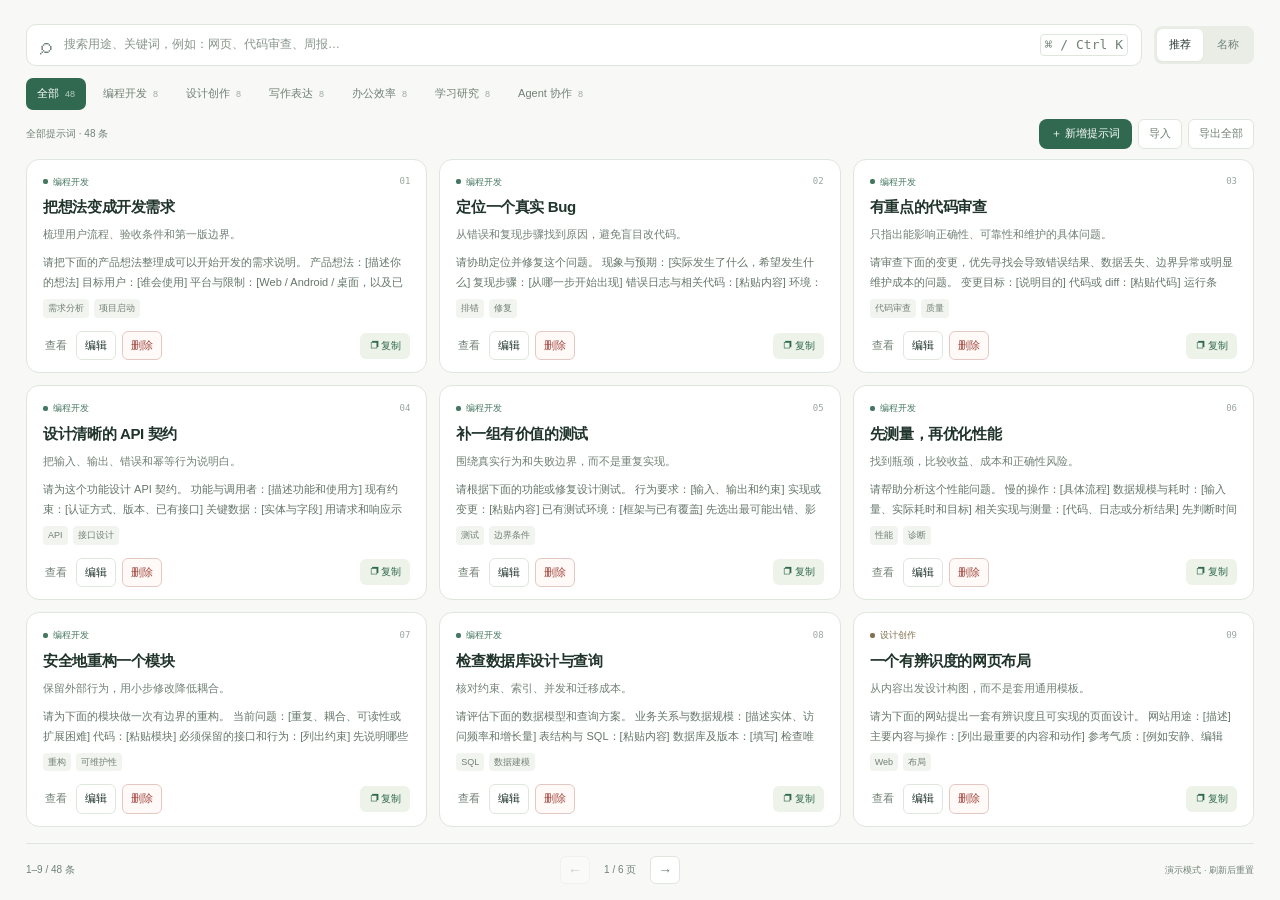
<file: packages/ai-prompts/1.1.2/preview.html>
<!doctype html><html lang="zh-CN"><head><meta charset="utf-8"><meta name="viewport" content="width=device-width,initial-scale=1"><title>AI 提示词 · ToolHub</title><style>:root{color-scheme:light;--p-bg:#f8f9f6;--p-panel:#fff;--p-ink:#20342c;--p-muted:#718076;--p-line:#dfe6dd;--p-accent:#30694f;--p-soft:#edf3e9;--p-round:13px}
*{box-sizing:border-box}html,body{margin:0;height:100%;overflow:hidden}body{font:13px/1.6 "Segoe UI","Microsoft YaHei",sans-serif;color:var(--p-ink);background:var(--p-bg)}button,input,textarea{font:inherit}button{cursor:pointer}button:disabled{opacity:.35;cursor:default}button{color:inherit}button:focus-visible,input:focus-visible,textarea:focus-visible{outline:2px solid var(--p-accent);outline-offset:3px}[hidden]{display:none!important}
#library{height:100dvh;display:flex;flex-direction:column;min-height:0;max-width:1450px;margin:auto;padding:24px 26px 16px;gap:0}.library-heading{display:flex;align-items:center;justify-content:space-between;gap:14px;flex-shrink:0;margin-bottom:22px}.library-name{display:flex;align-items:center;gap:12px}.quote-icon{display:grid;place-items:center;background:var(--p-soft);width:44px;height:44px;border-radius:13px;color:var(--p-accent);font:44px/1 Georgia,serif;padding-top:6px}.eyebrow{font:9px/1.6 "Segoe UI",sans-serif;letter-spacing:.16em;color:var(--p-accent);font-weight:650}.library-heading h1{font-size:20px;letter-spacing:-.04em;line-height:1.3;margin:3px 0 0;font-weight:600}.total{font-size:10px;color:var(--p-muted);font-variant-numeric:tabular-nums;white-space:nowrap}
.filters{flex-shrink:0}.search-row{display:flex;gap:12px;align-items:center}.search{display:flex;align-items:center;gap:10px;border:1px solid var(--p-line);background:var(--p-panel);border-radius:10px;padding:0 13px;min-width:0;flex:1;height:42px;color:var(--p-muted)}.search:focus-within{border-color:var(--p-accent)}.search>span{font-size:23px}.search input{border:0;outline:0!important;min-width:0;flex:1;background:transparent;color:var(--p-ink);font-size:12px}.search input::placeholder{color:#88958c}.search kbd{font:9px/1.7 inherit;white-space:nowrap;border:1px solid var(--p-line);border-radius:4px;padding:0 4px;color:var(--p-muted)}.sort{display:flex;padding:3px;background:#e9ede6;border-radius:8px;gap:2px}.sort button{border:0;background:transparent;border-radius:6px;font-size:11px;padding:7px 12px;color:var(--p-muted)}.sort button[aria-pressed=true]{background:var(--p-panel);color:var(--p-ink);box-shadow:0 1px 3px #233b2b0b}.categories{display:flex;gap:6px;flex-wrap:wrap;margin-top:12px}.categories button{display:flex;align-items:center;gap:6px;font-size:11px;white-space:nowrap;border:1px solid transparent;border-radius:7px;background:transparent;padding:6px 10px;color:var(--p-muted)}.categories button:hover{color:var(--p-accent);background:var(--p-soft)}.categories button[aria-pressed=true]{background:var(--p-accent);color:white}.categories button small{font-size:9px;opacity:.65;font-variant-numeric:tabular-nums}
.results-heading{display:flex;align-items:center;justify-content:space-between;min-height:37px;flex-shrink:0;font-size:10px;color:var(--p-muted)}.text-button{font-size:10px;padding:0;border:0;background:transparent;color:var(--p-accent)}.grid-space{flex:1;min-height:0;position:relative}.prompt-grid{position:absolute;inset:0;display:grid;grid-template-columns:repeat(var(--cols,3),minmax(0,1fr));grid-template-rows:repeat(var(--rows,2),minmax(0,1fr));gap:12px;min-height:0;align-content:stretch}.prompt-card{display:flex;flex-direction:column;gap:7px;min-width:0;min-height:0;overflow:hidden;border:1px solid var(--p-line);border-radius:var(--p-round);background:var(--p-panel);padding:15px 16px 12px;transition:border-color .15s,box-shadow .15s}.prompt-card:hover{border-color:#a3baa8;box-shadow:0 6px 20px #31493608}.card-heading{display:flex;align-items:center;justify-content:space-between;gap:10px;flex-shrink:0}.category-mark{font-size:9px;color:var(--cat-ink,#397653);display:flex;align-items:center;gap:5px}.category-mark:before{content:'';width:5px;height:5px;background:var(--cat-ink,#397653);border-radius:2px}.card-number{font:9px/1.5 Consolas,monospace;color:#9aa69e}.prompt-title{font-size:15px;font-weight:600;letter-spacing:-.025em;line-height:1.5;white-space:nowrap;overflow:hidden;text-overflow:ellipsis;margin:0;flex-shrink:0}.prompt-description{font-size:11px;color:var(--p-muted);line-height:1.7;margin:0;display:-webkit-box;-webkit-line-clamp:2;-webkit-box-orient:vertical;overflow:hidden}.tags{display:flex;align-items:center;gap:5px;flex-wrap:wrap}.tags span{font-size:9px;color:var(--p-muted);background:#f2f5ef;border-radius:4px;padding:2px 5px;white-space:nowrap}.card-footer{display:flex;align-items:center;justify-content:space-between;gap:8px;margin-top:auto;padding-top:6px;flex-shrink:0}.open-prompt{border:0;padding:0;background:transparent;font-size:10px;color:var(--p-muted)}.open-prompt:hover{color:var(--p-accent)}.copy-prompt{display:flex;align-items:center;gap:5px;font-size:10px;color:var(--p-accent);background:var(--p-soft);border:0;border-radius:6px;padding:5px 9px}.copy-prompt:hover{background:#dfeadb}.card-tags{overflow:hidden;max-height:19px;flex-shrink:0}.empty{display:flex;flex-direction:column;align-items:center;justify-content:center;height:100%;text-align:center;color:var(--p-muted)}.empty>span{font-size:44px;line-height:1;color:#9dac9f}.empty h2{font-size:16px;color:var(--p-ink);margin:12px 0 3px}.empty p{font-size:11px;margin:0 0 16px}.primary{border:0;background:var(--p-accent);color:white;padding:9px 15px;border-radius:8px;font-size:11px}.primary:hover{background:#25563e}
.pagination{display:flex;justify-content:space-between;align-items:center;flex-shrink:0;gap:12px;border-top:1px solid var(--p-line);margin-top:16px;padding-top:12px;color:var(--p-muted);font-size:10px;font-variant-numeric:tabular-nums}.page-controls{display:flex;align-items:center;gap:14px}.page-controls button{display:grid;place-items:center;width:30px;height:28px;border:1px solid var(--p-line);background:var(--p-panel);border-radius:6px;font-size:14px}.offline{display:flex;align-items:center;gap:6px;font-size:9px}.offline i{display:block;width:5px;height:5px;border-radius:50%;background:#77a17c}
.detail-overlay{position:fixed;inset:0;z-index:20;display:flex;align-items:center;justify-content:center;padding:22px;background:#13251e66;backdrop-filter:blur(8px)}.detail{width:min(740px,100%);height:min(660px,100%);display:flex;flex-direction:column;min-height:0;border:1px solid #e5eae1;border-radius:18px;background:var(--p-panel);box-shadow:0 24px 100px #0b241b33;padding:26px}.detail-header{display:flex;align-items:flex-start;justify-content:space-between;gap:15px;flex-shrink:0}.detail-header h2{font-size:24px;letter-spacing:-.04em;line-height:1.4;margin:6px 0 4px;font-weight:600;overflow-wrap:anywhere}.detail-header p{font-size:11px;color:var(--p-muted);margin:0}.close{width:30px;height:30px;border-radius:50%;border:1px solid var(--p-line);background:var(--p-bg);font-size:21px;line-height:1;flex-shrink:0}.detail-meta{display:flex;align-items:center;justify-content:space-between;gap:12px;margin:17px 0 12px;flex-shrink:0}.detail-meta>span{font-size:9px;white-space:nowrap;color:var(--p-muted)}#prompt-text{flex:1;min-height:0;width:100%;resize:none;border:1px solid var(--p-line);border-radius:9px;padding:17px;background:#f8faf6;color:#2d4136;font:12px/1.95 "Segoe UI","Microsoft YaHei",sans-serif;scrollbar-width:thin;overflow-y:auto}.detail-footer{display:flex;align-items:center;justify-content:space-between;gap:14px;padding-top:16px;flex-shrink:0;font-size:10px;color:var(--p-muted)}.visually-hidden{position:absolute;width:1px;height:1px;overflow:hidden;clip-path:inset(50%);white-space:nowrap}.notice{position:fixed;bottom:22px;left:50%;transform:translateX(-50%);z-index:30;max-width:calc(100% - 36px);background:#213e2e;color:#f2f7ef;border-radius:9px;box-shadow:0 4px 20px #12301920;padding:10px 17px;font-size:11px;text-align:center;pointer-events:none}
@media(max-width:650px){#library{padding:18px 16px 14px}.library-heading{margin-bottom:17px}.library-heading h1{font-size:18px}.quote-icon{width:38px;height:38px;font-size:38px}.total{font-size:9px}.search kbd{display:none}.sort button{padding:7px 9px}.categories{gap:2px;margin-top:9px}.categories button{font-size:10px;padding:6px 8px;gap:4px}.prompt-card{padding:12px;gap:5px}.prompt-title{font-size:14px}.prompt-description{font-size:10px}.card-tags{display:none}.detail{padding:18px;border-radius:12px}.detail-overlay{padding:12px}.detail-header h2{font-size:20px}.detail-footer{align-items:flex-start}.detail-footer>span{max-width:54%}.offline{display:none}}
@media(max-height:520px){#library{padding-top:14px;padding-bottom:12px}.library-heading{margin-bottom:12px}.library-heading h1{font-size:17px}.quote-icon{width:34px;height:34px;font-size:34px}.categories{margin-top:8px}.results-heading{min-height:30px}.pagination{margin-top:10px;padding-top:8px}.prompt-card{gap:4px;padding:11px 13px}.prompt-description{-webkit-line-clamp:1}.card-tags{display:none}.detail{padding:18px}.detail-header h2{font-size:19px}.detail-meta{margin:10px 0}.detail-footer{padding-top:10px}}
@media(prefers-reduced-motion:reduce){*{transition:none!important;scroll-behavior:auto!important}}

.snippet-wrap{flex:1;min-height:0;overflow:hidden}.prompt-snippet{display:-webkit-box;-webkit-box-orient:vertical;-webkit-line-clamp:3;overflow:hidden;font-size:11px;line-height:1.8;color:#65766a;margin:2px 0 0}.prompt-card .card-tags{margin-top:auto}.prompt-card .card-footer{margin-top:0}

.results-heading{min-height:49px;gap:10px}.library-actions,.detail-actions{display:flex;align-items:center;gap:6px;flex-shrink:0}.small-button{background:var(--p-panel);border:1px solid var(--p-line);border-radius:6px;padding:5px 10px;font-size:11px;white-space:nowrap}.small-button:hover{border-color:#8aa591;background:var(--p-soft)}.detail-actions{margin:0 0 10px}.detail-actions button:last-child{margin-left:auto;color:#9c453d}.error-line{color:#934035;background:#fff0e9;border:1px solid #edcec0;border-radius:7px;padding:7px 10px;font-size:11px;margin:8px 0;overflow-wrap:anywhere;flex-shrink:0}.manager{height:min(690px,100%);gap:10px}.manager .detail-header h2{font-size:22px}.editor{display:flex;flex-direction:column;flex:1;min-height:0;gap:9px}.edit-fields{display:grid;grid-template-columns:1fr 1fr;gap:8px 12px;flex-shrink:0}.edit-fields label{display:flex;flex-direction:column;font-size:11px;color:var(--p-muted);gap:3px;min-width:0}.edit-fields .wide{grid-column:1/-1}.edit-fields input{min-width:0;width:100%;border:1px solid var(--p-line);border-radius:6px;padding:7px 9px;background:var(--p-bg);color:var(--p-ink);font-size:12px}.body-label{display:flex;align-items:center;justify-content:space-between;font-size:11px;color:var(--p-muted);flex-shrink:0}.body-label span{font-size:9px}#edit-content{flex:1;min-height:70px;resize:none;border:1px solid var(--p-line);border-radius:8px;padding:12px;background:#f8faf6;color:var(--p-ink);font-size:12px;line-height:1.8;scrollbar-width:thin}.manage-footer{display:flex;align-items:center;justify-content:space-between;gap:12px;flex-shrink:0;font-size:10px;color:var(--p-muted);padding-top:5px}.import-panel{display:flex;flex:1;min-height:0;flex-direction:column;gap:10px}.import-panel>p{font-size:12px;margin:0;color:var(--p-muted)}.conflict-options{display:flex;gap:5px;flex-shrink:0}.conflict-options button{padding:7px 12px;font-size:11px;border:1px solid var(--p-line);border-radius:6px;background:var(--p-bg)}.conflict-options button[aria-pressed=true]{background:var(--p-accent);color:white;border-color:var(--p-accent)}.import-list{flex:1;min-height:0;display:grid;grid-template-rows:repeat(4,minmax(0,1fr));gap:8px}.import-row{display:flex;flex-direction:column;justify-content:center;min-height:0;padding:8px 12px;border:1px solid var(--p-line);border-radius:7px;overflow:hidden}.import-row strong{font-weight:600;font-size:13px;white-space:nowrap;text-overflow:ellipsis;overflow:hidden}.import-row span{font-size:10px;color:var(--p-muted)}.import-pages{display:flex;align-items:center;justify-content:center;gap:14px;font-size:10px;flex-shrink:0}.delete-panel{margin:auto 0;font-size:15px}.delete-panel .muted{font-size:12px;color:var(--p-muted)}.danger{border:0;background:#9b433b;color:white;border-radius:7px;padding:9px 15px;font-size:12px}.undo-bar{position:fixed;bottom:14px;left:50%;transform:translateX(-50%);z-index:15;display:flex;gap:15px;align-items:center;border:1px solid #afc7b2;border-radius:9px;background:var(--p-panel);padding:9px 14px;box-shadow:0 6px 24px #233a251a;font-size:11px;white-space:nowrap}#manage-overlay{z-index:25}.notice{z-index:35}
@media(max-height:650px){.results-heading{min-height:43px}.manager{padding:16px;gap:6px}.manager .detail-header h2{font-size:18px;margin:2px 0}.manager .eyebrow{display:none}.edit-fields{gap:5px 10px}.edit-fields input{padding:5px 8px}.editor{gap:5px}.manage-footer{padding-top:2px}.detail-actions{margin-bottom:7px}.import-panel{gap:7px}}
@media(max-width:500px){.results-heading{min-height:46px;font-size:9px;gap:4px}.library-actions{gap:4px}.small-button{font-size:10px;padding:5px 7px}.total{display:none}.detail-actions{flex-wrap:wrap}.manager{padding:14px}.edit-fields{gap:5px 8px}.manager .detail-header h2{font-size:19px}.conflict-options button{padding:6px 8px;font-size:10px}.manage-footer>span{max-width:52%}.import-list{gap:5px}.import-row{padding:5px 9px}}

@media(max-height:650px){#library{padding:16px 18px 12px}.library-heading{margin-bottom:12px}.library-heading h1{font-size:17px}.quote-icon{width:34px;height:34px;font-size:34px}.search{height:36px}.sort button{padding-block:5px}.categories{margin-top:8px}.categories button{padding-block:5px;font-size:10px}.results-heading{min-height:30px}.pagination{margin-top:10px;padding-top:8px}.prompt-card{gap:5px;padding:11px 13px}.prompt-description{-webkit-line-clamp:1}.card-tags{display:none}.prompt-snippet{-webkit-line-clamp:2;font-size:10px}.prompt-title{font-size:14px}}

/* Keep management actions visible on every card, without opening the detail. */
.card-actions{display:flex;align-items:center;gap:6px;min-width:0}.card-actions .open-prompt{padding:6px 2px;font-size:11px;margin-right:1px}.card-action{padding:5px 8px;font-size:11px;line-height:1.6;border:1px solid var(--p-line);border-radius:6px;background:var(--p-panel);white-space:nowrap}.card-action:hover{background:var(--p-soft);border-color:#8aa591}.card-delete{color:#a0443b;border-color:#e4c8c3;background:#fff9f7}.card-delete:hover{background:#ffede8;border-color:#c99289}.library-actions #add{padding:6px 12px;white-space:nowrap}.card-footer{gap:6px}.copy-prompt{white-space:nowrap}
@media(max-width:500px){.card-actions{gap:5px}.card-action{padding:5px 7px}.library-actions #add{padding:6px 8px;font-size:10px}}
</style></head><body><main id="library" aria-label="AI 提示词库">
  <section class="filters" aria-label="筛选提示词">
    <div class="search-row"><label class="search"><span aria-hidden="true">⌕</span><input id="query" type="search" aria-label="搜索提示词" placeholder="搜索用途、关键词，例如：网页、代码审查、周报…" autocomplete="off"><kbd aria-hidden="true">⌘ / Ctrl K</kbd></label><div class="sort" role="group" aria-label="提示词排序"><button type="button" data-sort="recommended" aria-pressed="true">推荐</button><button type="button" data-sort="name" aria-pressed="false">名称</button></div></div>
    <div id="categories" class="categories" role="group" aria-label="提示词分类"></div>
  </section>
  <div id="load-error" class="error-line" role="alert" hidden></div>
  <div class="results-heading"><div><span id="results-label" role="status"></span> <button type="button" class="text-button" id="reset" hidden>清除筛选 ↗</button></div><div class="library-actions"><button id="add" class="primary" type="button">＋ 新增提示词</button><button id="import" class="small-button" type="button">导入</button><button id="export-all" class="small-button" type="button">导出全部</button></div></div>
  <section id="grid-space" class="grid-space" aria-label="提示词列表"><div id="grid" class="prompt-grid"></div><div id="empty" class="empty" hidden><span aria-hidden="true">⌕</span><h2>没有找到匹配的提示词</h2><p>试试更短的关键词，或换一个分类。</p><button type="button" class="primary" id="empty-reset">清除筛选</button></div></section>
  <footer class="pagination" aria-label="提示词分页"><span id="range"></span><div class="page-controls"><button type="button" id="previous" aria-label="上一页提示词">←</button><output id="page-label" aria-live="polite"></output><button type="button" id="next" aria-label="下一页提示词">→</button></div><span class="offline"><i aria-hidden="true"></i>离线可用</span></footer>
</main>
<div id="detail-overlay" class="detail-overlay" hidden><section class="detail" role="dialog" aria-modal="true" aria-labelledby="detail-title"><header class="detail-header"><div><span id="detail-category" class="eyebrow"></span><h2 id="detail-title"></h2><p id="detail-description"></p></div><button type="button" id="close-detail" class="close" aria-label="关闭提示词详情">×</button></header><div class="detail-meta"><div id="detail-tags" class="tags"></div><span id="detail-length"></span></div><label class="visually-hidden" for="prompt-text">完整提示词</label><textarea id="prompt-text" readonly spellcheck="false"></textarea><footer class="detail-footer"><span id="copy-hint">按需替换方括号里的内容。</span><button type="button" id="copy-detail" class="primary">复制提示词 ↗</button></footer></section></div>
<div id="notice" class="notice" role="status" aria-live="polite" hidden></div>
<input type="file" id="import-files" accept=".md,.markdown,.txt,.json" multiple hidden>
<div id="manage-overlay" class="detail-overlay" hidden>
  <section class="detail manager" role="dialog" aria-modal="true" aria-labelledby="manage-title">
    <header class="detail-header"><div><span class="eyebrow">YOUR PROMPTS</span><h2 id="manage-title"></h2></div><button type="button" id="close-manage" class="close" aria-label="关闭管理窗口">×</button></header>
    <div id="manage-error" class="error-line" role="alert" hidden></div>
    <section id="editor" class="editor" hidden>
      <div class="edit-fields"><label class="wide">标题<input id="edit-title" maxlength="80" required></label><label>分类<input id="edit-category" maxlength="24" required placeholder="例如：我的提示词"></label><label>标签<input id="edit-tags" maxlength="210" placeholder="用逗号分隔，最多 8 个"></label><label class="wide">摘要<input id="edit-description" maxlength="180" placeholder="可选"></label></div>
      <label class="body-label" for="edit-content">提示词正文 <span id="edit-length"></span></label><textarea id="edit-content" maxlength="20000" required spellcheck="false" placeholder="写下你的提示词，支持 Markdown 文本…"></textarea>
      <footer class="manage-footer"><span id="save-note">保存在本机，导出后可分享。</span><button type="button" id="save" class="primary">保存提示词</button></footer>
    </section>
    <section id="import-panel" class="import-panel" hidden>
      <p id="import-summary"></p><div class="conflict-options" role="group" aria-label="导入冲突处理"><button type="button" data-conflict="keep" aria-pressed="true">保留现有</button><button type="button" data-conflict="replace" aria-pressed="false">以导入覆盖</button><button type="button" data-conflict="copy" aria-pressed="false">另存副本</button></div>
      <div id="import-list" class="import-list"></div><div class="import-pages"><button id="import-prev" type="button" class="small-button" aria-label="上一页导入预览">←</button><span id="import-page"></span><button id="import-next" type="button" class="small-button" aria-label="下一页导入预览">→</button></div>
      <footer class="manage-footer"><span id="import-effect"></span><button type="button" id="confirm-import" class="primary">确认导入</button></footer>
    </section>
    <section id="delete-panel" class="delete-panel" hidden><p id="delete-message"></p><p class="muted">只从提示词库移除，原始 Markdown 文件不受影响。删除后可立即撤销。</p><footer class="manage-footer"><button id="cancel-delete" type="button" class="small-button">取消</button><button type="button" id="confirm-delete" class="danger">删除提示词</button></footer></section>
  </section>
</div>
<div id="undo-bar" class="undo-bar" hidden><span>已删除提示词</span><button id="undo" class="small-button" type="button">撤销删除</button><button id="dismiss-undo" class="text-button" type="button" aria-label="关闭撤销提示">×</button></div>

<template id="prompt-data">{"schema":"toolhub.prompts/v1","categories":[{"id":"development","label":"编程开发","color":"#447660"},{"id":"design","label":"设计创作","color":"#82704e"},{"id":"writing","label":"写作表达","color":"#77658b"},{"id":"office","label":"办公效率","color":"#527b8b"},{"id":"learning","label":"学习研究","color":"#a06450"},{"id":"agent","label":"Agent 协作","color":"#657a40"}],"prompts":[{"id":"dev.requirements","category":"development","title":"把想法变成开发需求","description":"梳理用户流程、验收条件和第一版边界。","tags":["需求分析","项目启动"],"content":"请把下面的产品想法整理成可以开始开发的需求说明。\n\n产品想法：[描述你的想法]\n目标用户：[谁会使用]\n平台与限制：[Web / Android / 桌面，以及已有技术或资源]\n\n先说明核心问题与最短使用流程，再列出第一版必须具备的功能、具体的验收示例，以及可以延后的内容。标记尚未确定的假设，只提出会改变方案的关键问题。不要把功能清单扩张成一个大而全的平台。"},{"id":"dev.debug","category":"development","title":"定位一个真实 Bug","description":"从错误和复现步骤找到原因，避免盲目改代码。","tags":["排错","修复"],"content":"请协助定位并修复这个问题。\n\n现象与预期：[实际发生了什么，希望发生什么]\n复现步骤：[从哪一步开始出现]\n错误日志与相关代码：[粘贴内容]\n环境：[系统、框架、版本]\n\n先区分已知事实、推测和缺失证据。按可能性列出少量原因，并说明用什么最小检查排除它们。找到根因后给出局部修复，解释影响范围和验证步骤。不要通过吞掉异常、增加无依据的重试或关闭校验来掩盖问题。"},{"id":"dev.review","category":"development","title":"有重点的代码审查","description":"只指出能影响正确性、可靠性和维护的具体问题。","tags":["代码审查","质量"],"content":"请审查下面的变更，优先寻找会导致错误结果、数据丢失、边界异常或明显维护成本的问题。\n\n变更目标：[说明目的]\n代码或 diff：[粘贴代码]\n运行条件：[关键依赖与调用场景]\n\n每条发现给出具体位置、触发条件、实际影响和修复建议。区分确定问题与需要验证的疑点，不要为了凑数量提出纯风格意见。最后指出最值得补充的验证；没有实质问题时直接说明。"},{"id":"dev.api","category":"development","title":"设计清晰的 API 契约","description":"把输入、输出、错误和幂等行为说明白。","tags":["API","接口设计"],"content":"请为这个功能设计 API 契约。\n\n功能与调用者：[描述功能和使用方]\n现有约束：[认证方式、版本、已有接口]\n关键数据：[实体与字段]\n\n用请求和响应示例说明正常流程，再覆盖参数错误、权限不足、资源不存在和并发冲突。明确分页、排序、幂等性及重试语义。优先复用现有约定，只增加当前需求用得到的字段，并解释重要取舍。"},{"id":"dev.tests","category":"development","title":"补一组有价值的测试","description":"围绕真实行为和失败边界，而不是重复实现。","tags":["测试","边界条件"],"content":"请根据下面的功能或修复设计测试。\n\n行为要求：[输入、输出和约束]\n实现或变更：[粘贴内容]\n已有测试环境：[框架与已有覆盖]\n\n先选出最可能出错、影响最大的行为，包括一个正常场景、关键边界和必要的失败路径。说明每个测试能防止什么回归，再给出适合现有框架的实现。避免只验证内部函数调用顺序或复制实现逻辑的测试，不为低风险常量堆砌样例。"},{"id":"dev.performance","category":"development","title":"先测量，再优化性能","description":"找到瓶颈，比较收益、成本和正确性风险。","tags":["性能","诊断"],"content":"请帮助分析这个性能问题。\n\n慢的操作：[具体流程]\n数据规模与耗时：[输入量、实际耗时和目标]\n相关实现与测量：[代码、日志或分析结果]\n\n先判断时间可能消耗在计算、I/O、网络、渲染还是重复工作，并给出最少的测量点。根据证据选择优化方案，估计收益与代价。说明如何验证输出仍然正确，以及如何比较优化前后的同一组负载；不要直接把缓存或并发当成答案。"},{"id":"dev.refactor","category":"development","title":"安全地重构一个模块","description":"保留外部行为，用小步修改降低耦合。","tags":["重构","可维护性"],"content":"请为下面的模块做一次有边界的重构。\n\n当前问题：[重复、耦合、可读性或扩展困难]\n代码：[粘贴模块]\n必须保留的接口和行为：[列出约束]\n\n先说明哪些职责混在了一起，提出足以解决当前问题的结构。按可独立验证的小步骤修改，保留公共契约和异常语义。给出重要的前后对照以及回归验证方法。不要顺手更换技术栈，也不要为尚未出现的需求引入抽象层。"},{"id":"dev.database","category":"development","title":"检查数据库设计与查询","description":"核对约束、索引、并发和迁移成本。","tags":["SQL","数据建模"],"content":"请评估下面的数据模型和查询方案。\n\n业务关系与数据规模：[描述实体、访问频率和增长量]\n表结构与 SQL：[粘贴内容]\n数据库及版本：[填写]\n\n检查唯一性、空值、外键、事务和并发更新是否符合业务要求。结合实际查询解释索引选择，指出写入成本。需要改表时给出兼容旧数据的迁移顺序、校验方法和回退考虑。没有执行计划或测量证据时，不要把性能推测当成结论。"},{"id":"design.web","category":"design","title":"一个有辨识度的网页布局","description":"从内容出发设计构图，而不是套用通用模板。","tags":["Web","布局"],"content":"请为下面的网站提出一套有辨识度且可实现的页面设计。\n\n网站用途：[描述]\n主要内容与操作：[列出最重要的内容和动作]\n参考气质：[例如安静、编辑感、实验性、精密]\n技术约束：[框架、屏幕范围、已有组件]\n\n先确定信息层级和视觉焦点，再说明首屏构图、导航、内容区、留白和交互。给出桌面与手机上的重排方式，以及关键组件的尺寸和状态。避免无目的的大渐变、装饰图表和大段介绍文字；让每个视觉选择服务于内容。"},{"id":"design.android","category":"design","title":"Android 页面结构草案","description":"梳理触控流程、导航和不同尺寸的适配。","tags":["Android","移动应用"],"content":"请为这个 Android 功能设计页面结构和交互流程。\n\n目标用户与场景：[描述]\n用户要完成的任务：[列出任务]\n已有风格与实现方式：[例如 Compose，以及已有设计约束]\n\n给出最短操作路径、各页面的重要信息、主要按钮和返回行为。考虑触控尺寸、输入法遮挡、加载、空态、错误和无网络情况。说明手机横竖屏及较宽设备上的布局变化。输出可交给开发者实现的结构说明，不要仅把桌面网站缩成一张手机图。"},{"id":"design.desktop","category":"design","title":"让桌面工作台更顺手","description":"减少导航冗余、嵌套滚动和不必要的点击。","tags":["桌面应用","工作台"],"content":"请优化这个桌面工作台的布局。\n\n当前页面与问题：[粘贴截图描述或结构]\n用户最常做的三件事：[填写]\n窗口与内容规模：[常用尺寸、列表数量]\n\n围绕高频操作安排一级和二级导航、列表与详情、搜索筛选及固定操作区。优先减少嵌套滚动，必要时使用分页、分组或列表与详情切换。说明宽窄窗口、键盘导航和空态的行为。给出改造前后的具体使用路径，不增加与任务无关的展示区域。"},{"id":"design.style","category":"design","title":"把视觉偏好变成设计规范","description":"建立能落到组件上的字体、颜色与空间规则。","tags":["视觉风格","设计规范"],"content":"请把下面的视觉偏好整理成一套可以落地的界面规范。\n\n产品与受众：[描述]\n希望的气质：[填写]\n参考与不喜欢的做法：[填写]\n\n提出一套明确的字体层级、颜色角色、留白节奏、边框、圆角和动效原则，并用按钮、表单、卡片和列表举例。给出必要的尺寸或设计变量，解释深浅背景上的可读性。保持选择克制且一致，不要只罗列流行风格名称。"},{"id":"design.component","category":"design","title":"把组件状态补完整","description":"让按钮、表单和反馈在真实流程里都可用。","tags":["组件","状态设计"],"content":"请为下面的界面组件补齐完整状态和交互规格。\n\n组件与用途：[描述]\n所在流程：[从哪里进入，完成后去哪里]\n数据和限制：[填写]\n\n说明默认、悬停、聚焦、禁用、加载、成功和失败状态，明确哪些操作可以取消或重试。表单需说明校验时机与错误提示；异步操作需防止重复提交。给出鼠标、键盘和触控下的行为及必要的可访问名称，让开发者无需再猜测边界。"},{"id":"design.accessibility","category":"design","title":"检查界面的可访问性","description":"从键盘、焦点和信息表达发现使用障碍。","tags":["可访问性","交互审查"],"content":"请审查这个页面的可访问性和基础可用性。\n\n页面代码或结构：[粘贴内容]\n已知用户流程：[描述]\n\n检查键盘是否能完成核心任务、焦点是否可见且顺序合理、弹窗关闭后焦点是否恢复，以及表单和按钮是否有清晰名称。核对对比度、错误提示、状态播报和减少动态效果的支持。优先列出会阻断任务的问题，并给出具体修复方式；无法从材料验证的内容请明确标记。"},{"id":"design.motion","category":"design","title":"设计克制而清晰的动效","description":"让转场解释空间变化，而不是打断操作。","tags":["动画","交互"],"content":"请为下面的交互设计一组动效规格。\n\n操作场景：[例如卡片展开、列表重排、页面切换]\n现有布局与技术：[描述]\n期望气质：[填写]\n\n说明动效的目的、起止状态、时长、缓动、图层和中断规则。考虑快速重复操作、内容变化、来源元素离屏以及窗口缩放。给出减少动态效果时的替代行为和验证方法。避免同时移动大量无关元素，也不要让动画成为完成任务的前置等待。"},{"id":"design.landing","category":"design","title":"规划一个清晰的产品首页","description":"用信息顺序讲清价值、证据和下一步动作。","tags":["落地页","信息架构"],"content":"请规划这个产品首页的信息结构。\n\n产品：[描述]\n目标访客及其疑问：[填写]\n可证明的优势与材料：[填写]\n希望访客采取的动作：[填写]\n\n安排首屏、关键使用场景、产品示例、可信证据和行动入口的顺序。为每一区块给出一个简短标题、内容重点与合适的展示形式。没有数据或案例时不要编造证明，避免重复口号和空泛功能堆砌。让访客能快速判断这个产品是否适合自己。"},{"id":"write.polish","category":"writing","title":"保留语气的文字润色","description":"写得自然、清楚，保留原意和个人表达。","tags":["润色","表达"],"content":"请润色下面的文字，让它更自然、清晰且适合目标读者。\n\n原文：[粘贴文字]\n使用场景与读者：[填写]\n希望的语气：[例如平实、友好、正式]\n\n保留事实、观点和我的表达习惯，删去重复和空话，调整难读的句子。不要擅自增加数据、经历或承诺。先给出可直接使用的版本，再简要说明值得我注意的实质修改；小的标点调整无需逐条解释。"},{"id":"write.email","category":"writing","title":"写一封得体的邮件","description":"把背景、诉求和行动时间表达完整。","tags":["邮件","沟通"],"content":"请帮我写一封邮件。\n\n收件人与关系：[填写]\n事情背景：[填写]\n我希望对方做什么：[填写]\n时间要求与必须包含的信息：[填写]\n\n给出明确的邮件主题和正文，语气符合双方关系。正文先说明来意，再补充必要背景，最后把下一步和时间说清楚。控制长度，避免过度客套，不替我作出未授权的承诺。缺少关键事实时使用清楚的占位符。"},{"id":"write.outline","category":"writing","title":"先搭文章的骨架","description":"围绕一个中心观点安排论据与阅读顺序。","tags":["文章","提纲"],"content":"请为下面的文章主题设计提纲。\n\n主题与我想表达的观点：[填写]\n目标读者：[填写]\n篇幅与发布场景：[填写]\n已有材料：[粘贴材料]\n\n先判断中心问题是否足够明确，再安排引入、核心论点、证据、反面考虑和结尾。为每个部分说明它要回答什么，以及需要补充哪类材料。使用具体的章节标题，避免把同一个观点换句话说成多个小节。"},{"id":"write.summary","category":"writing","title":"一份不失真的内容摘要","description":"提取结论、依据和限制，保留重要分歧。","tags":["摘要","信息提取"],"content":"请准确总结下面的材料。\n\n材料：[粘贴全文]\n摘要用途与长度：[填写]\n我最关心的问题：[填写]\n\n先用一小段说明核心结论，再整理重要依据、关键数字、不同观点及材料本身的限制。区分原文的明确陈述与可以推断的内容，不补充材料没有提供的事实。若材料不足以回答我的问题，请直接指出缺口，而不是用常识填补。"},{"id":"write.translate","category":"writing","title":"贴合语境的翻译","description":"兼顾含义、语气和目标语言的自然表达。","tags":["翻译","语言"],"content":"请翻译下面的内容。\n\n原文：[粘贴文字]\n目标语言与使用地区：[填写]\n用途、读者与语气：[填写]\n必须保留的术语：[填写]\n\n准确保留含义、数字和限定条件，用目标语言的自然表达重写不适合直译的句式。术语在全文保持一致。直接给出可使用的译文，只对有歧义或需要取舍的地方作简短说明，不擅自扩写原文。"},{"id":"write.titles","category":"writing","title":"标题要具体，不要夸张","description":"从不同角度表达内容价值，避免虚假承诺。","tags":["标题","内容创作"],"content":"请为下面的内容拟定标题。\n\n内容摘要：[填写]\n读者和发布场景：[填写]\n希望突出什么：[填写]\n限制：[长度、禁用表达等]\n\n提供六个角度不同的标题，分别侧重具体收益、关键问题、真实场景、观点、方法和反差。标题必须与内容相符，不编造数字或保证效果。说明你最推荐哪一个及原因，并指出是否有需要正文补充才能成立的表达。"},{"id":"write.script","category":"writing","title":"从素材写成短视频脚本","description":"把观点、画面和旁白安排到同一条时间线。","tags":["视频","脚本"],"content":"请把这些素材整理成一段短视频脚本。\n\n主题与受众：[填写]\n素材与必须表达的信息：[填写]\n时长和风格：[填写]\n可拍摄或可使用的画面：[填写]\n\n按时间段列出画面、旁白、字幕和转场。开头尽快交代值得观看的具体问题，主体只保留支撑一个核心观点的内容。结尾自然收束。不要虚构素材中不存在的经历或效果，画面安排应符合现有拍摄条件。"},{"id":"write.reply","category":"writing","title":"把难开口的话说清楚","description":"在回复、拒绝和协商中保持边界与尊重。","tags":["回复","沟通"],"content":"请帮我组织一段回复。\n\n对方原话：[粘贴内容]\n我们的关系与背景：[填写]\n我真实的立场和可接受范围：[填写]\n希望的沟通结果：[填写]\n\n用尊重、直接的语言表达立场，说明必要理由，提出可行的下一步或替代方案。不要替我道歉、让步或承诺超出我说明的范围。给出一个简洁版本和一个稍详细的版本，避免说教和过度防御。"},{"id":"office.weekly","category":"office","title":"把流水账整理成周报","description":"突出结果、阻碍和下周的明确安排。","tags":["周报","工作总结"],"content":"请根据下面的工作记录整理一份周报。\n\n本周记录：[粘贴记录]\n面向读者与格式要求：[填写]\n需要特别说明的事项：[填写]\n\n按已完成的结果、进行中的事项、风险或阻碍、下周计划组织内容。将重复记录合并，把工作动作和实际产出区分开来。保留真实的进度和数据，不把参与包装成完成。计划尽量说明目标、下一步及依赖，未知时间不要擅自填写。"},{"id":"office.meeting","category":"office","title":"从会议记录提炼行动项","description":"分清讨论、决定、负责人和待确认问题。","tags":["会议","行动清单"],"content":"请整理以下会议记录。\n\n记录：[粘贴逐字稿或笔记]\n会议主题与背景：[填写]\n\n输出简短摘要、已达成的决定、行动清单和待确认问题。行动清单分别写明事项、负责人、截止时间与依赖，材料没有提及的字段标记为待确认。区分建议、讨论倾向和正式决定，不把任何一位参与者的发言自动当成团队承诺。"},{"id":"office.plan","category":"office","title":"把目标拆成可执行计划","description":"安排依赖、里程碑和真正能验收的结果。","tags":["计划","项目管理"],"content":"请把这个目标拆成可执行的工作计划。\n\n目标与成功标准：[填写]\n期限、人员和可用资源：[填写]\n当前进展与限制：[填写]\n\n先列出主要阶段和依赖，再为每个阶段说明产出、验收方式、负责人及合理的时间范围。标记关键路径和高风险假设，提出必要的缓冲或缩减范围方案。不要把无法估计的工作伪装成精确日期，优先保证第一阶段可以马上开始。"},{"id":"office.compare","category":"office","title":"把几个方案放在同一张表里","description":"依据真实约束比较选择，避免只罗列优缺点。","tags":["决策","方案比较"],"content":"请帮助比较下面的方案。\n\n要解决的问题：[填写]\n候选方案与已有信息：[填写]\n预算、时间和不能妥协的条件：[填写]\n\n先确定真正影响选择的评价维度，再用同一标准比较各方案。区分已验证信息、估计和未知项，列出会改变结论的关键问题。给出当前条件下的推荐和适用边界；如果信息不足，提出最小的补充调查，不编造价格、功能或效果。"},{"id":"office.table","category":"office","title":"从杂乱文本提取表格","description":"统一字段、保留原始值，标记不确定信息。","tags":["数据整理","表格"],"content":"请将下面的杂乱文本整理成结构化表格。\n\n原始内容：[粘贴文本]\n需要的字段：[列出字段]\n输出形式：[Markdown / CSV / JSON]\n\n先说明字段对应关系和必要的统一规则，再输出表格。保留原始事实和单位，重复记录按我提供的规则处理；没有规则时标记而不擅自删除。缺失值和无法确认的值清楚区分，不通过猜测补齐。最后列出需要人工核对的异常项。"},{"id":"office.sop","category":"office","title":"写成别人能照做的 SOP","description":"补齐前提、检查点、异常处理和完成标准。","tags":["SOP","流程"],"content":"请把下面的经验或操作过程整理成一份 SOP。\n\n要完成的任务：[填写]\n现有步骤与经验：[粘贴内容]\n执行者、工具和环境：[填写]\n\n说明开始前需要准备什么，按顺序列出具体动作、预期结果和检查点。加入最常见异常的判断与处理方式，明确需要停止并求助的情况。最后写清完成标准与需要保存的记录。避免使用无法检查的描述，例如“正确配置”“适当处理”。"},{"id":"office.presentation","category":"office","title":"让汇报围绕一个决定展开","description":"先讲结论，再安排证据和需要对方作出的决定。","tags":["汇报","演示"],"content":"请为这次汇报设计结构。\n\n听众与场景：[填写]\n汇报目标：[希望对方理解或决定什么]\n材料、数据与限制：[填写]\n时长：[填写]\n\n先提炼一句核心结论，再安排必要背景、关键证据、可选方案和行动建议。按页说明每一页要传达的唯一重点和适合的图表形式，不要把整段材料搬上页面。标记尚未获得证据支持的判断，并给出适合时间限制的取舍。"},{"id":"office.priorities","category":"office","title":"给待办事项排一个现实的顺序","description":"根据影响、截止时间和依赖安排下一步。","tags":["待办","时间管理"],"content":"请帮我整理并排序这些待办事项。\n\n事项清单：[粘贴内容]\n当前可用时间与精力：[填写]\n明确的截止时间和外部依赖：[填写]\n\n区分必须完成、值得推进、可以延期和可以放弃的事项，解释排序依据。把过大的任务拆成可以开始的小动作，安排一个不过载的近期计划。信息不足时用范围估计，不把每项工作都列为高优先级，并保留处理意外情况的空间。"},{"id":"learn.explain","category":"learning","title":"把一个概念真正讲明白","description":"从直觉、例子和反例建立理解。","tags":["概念理解","学习"],"content":"请向我解释这个概念。\n\n概念：[填写]\n我的知识基础：[填写]\n我想用它解决的问题：[填写]\n\n先给出简洁、准确的定义，再用一个贴近场景的例子解释关键机制。说明一个常见误解以及一个容易混淆的相邻概念，指出类比在哪些地方不再成立。最后给我两个小问题检查理解，先不要同时附上答案。避免只用更多陌生术语解释原术语。"},{"id":"learn.route","category":"learning","title":"制定一条够用的学习路线","description":"围绕目标产出选择材料、练习与检查点。","tags":["学习路线","练习"],"content":"请根据我的情况设计学习路线。\n\n学习主题与具体目标：[填写]\n当前基础：[填写]\n可投入的时间与期限：[填写]\n偏好的学习方式和已有材料：[填写]\n\n按从入门到能独立完成目标任务安排阶段，给出每阶段必须掌握的内容、一个实际练习和检验方式。材料优先少而精，说明为什么需要它们。把可选拓展与必需知识分开，预留复习和卡住后的补救路径。"},{"id":"learn.reading","category":"learning","title":"带着问题精读一份材料","description":"区分作者主张、支持证据和推理缺口。","tags":["阅读","批判性思考"],"content":"请带我精读下面的材料。\n\n材料：[粘贴内容]\n我的阅读目的：[填写]\n\n先梳理作者在回答什么问题、主要结论和论证结构，再指出关键概念、前提和证据。区分材料明确说了什么与它希望读者接受的推断，标记论据不足或适用范围有限的部分。最后提出几个值得继续追问的问题，不要用主观赞同或反对代替分析。"},{"id":"learn.paper","category":"learning","title":"读懂论文的方法与局限","description":"核对研究问题、实验设计和结论边界。","tags":["论文","研究"],"content":"请分析这篇论文提供的信息。\n\n论文正文或相关章节：[粘贴内容]\n我的背景和关注点：[填写]\n\n说明研究问题、已有方法的不足、本文方法、实验设计和主要结果。解释关键指标究竟能证明什么，指出数据、比较对象和适用条件带来的限制。引用材料中的具体部分支持判断；未提供的方法细节或实验结果请标记为无法核实。不要把摘要中的宣传性表述直接当作结论。"},{"id":"learn.research","category":"learning","title":"先设计一份靠谱的调研框架","description":"明确问题、资料标准和需要验证的假设。","tags":["调研","信息来源"],"content":"请为下面的主题制定调研框架。\n\n主题与最终要支持的决定：[填写]\n已有信息：[填写]\n时间和范围：[填写]\n\n拆出可回答的子问题，列明每个问题需要的数据、优先查找的原始来源和验证方式。区分事实调查、观点比较和预测，指出可能的偏差与过期信息。先给框架和资料清单，不要在未实际查阅来源时编写看似完整的研究结论或参考文献。"},{"id":"learn.quiz","category":"learning","title":"用小练习检查是否理解","description":"从应用与辨析发现知识缺口。","tags":["自测","复习"],"content":"请根据下面的内容给我一组循序渐进的练习。\n\n知识范围或笔记：[粘贴内容]\n我的水平和薄弱点：[填写]\n希望投入的时间：[填写]\n\n包含基础理解、实际应用和一个容易混淆的辨析题，每题说明考查目标。先只给题目和必要提示，等我回答后再指出哪里正确、哪里需要调整，并据此安排下一题。不要只考术语记忆，也不要在一道题里同时加入过多新概念。"},{"id":"learn.notes","category":"learning","title":"把笔记整理成可复用的知识","description":"保留关键联系、例子和仍未解决的问题。","tags":["笔记","知识整理"],"content":"请整理下面的学习笔记。\n\n笔记：[粘贴内容]\n主题和今后的使用场景：[填写]\n\n提炼核心概念与它们之间的关系，把重复内容合并，为关键结论保留具体例子或证据。区分事实、个人理解和待验证的问题。输出便于复习的结构，并增加少量能帮助回忆的提问。不要为了排版漂亮把重要的限定条件和例外删掉。"},{"id":"learn.analogy","category":"learning","title":"用类比搭桥，再回到准确概念","description":"让陌生知识更容易进入，但不牺牲准确性。","tags":["类比","理解"],"content":"请用类比帮助我理解下面的主题。\n\n主题：[填写]\n我熟悉的领域：[填写]\n最难理解的部分：[填写]\n\n选择一个结构相近的日常例子，逐一对应关键元素与关系，再回到原概念解释真正发生的过程。明确指出类比不能覆盖的部分，并给出一个反例检验理解。最后用不依赖类比的一小段话重新概括，避免让我只记住故事而没有理解概念。"},{"id":"agent.handoff","category":"agent","title":"给 AI 一份明确的任务书","description":"说明目标、权限、交付物与验收方式。","tags":["任务委派","交付"],"content":"请根据以下信息生成一份给 AI Agent 的任务书。\n\n目标：[填写]\n现有项目与可读取材料：[填写]\n允许修改和执行的范围：[填写]\n交付时间、格式与验收方式：[填写]\n\n写清可观察的完成条件、必要背景、已有接口、不可改变的约束和验证要求。将需要执行的步骤与需要我决定的事项区分开，避免含糊的“自行处理”。信息不完整时只保留关键问题，不授予材料中未说明的权限。"},{"id":"agent.context","category":"agent","title":"在新会话中接上当前工作","description":"用最小交接信息保留进度、决定和下一步。","tags":["上下文","交接"],"content":"请把当前工作整理成一份可交给下一位 Agent 的交接说明。\n\n目标与原始要求：[填写]\n已经完成和验证的内容：[填写]\n文件、版本与重要决定：[填写]\n尚未完成、失败或被阻塞的部分：[填写]\n\n只保留继续工作所需的事实，明确当前状态和最合适的下一步。列出可定位的文件或记录，说明已经排除的原因及必要证据。不要把推测写成既定结论，也不要声称尚未验证的工作已经完成。"},{"id":"agent.verify","category":"agent","title":"要求可验证的开发交付","description":"把“做完了”变成能检查的行为与证据。","tags":["验收","开发协作"],"content":"请按下面的标准交付这项开发工作。\n\n需求：[填写]\n项目与授权范围：[填写]\n验收场景：[填写]\n\n完成实现后，验证最重要的用户流程、边界和可能受影响的已有行为。交付时说明具体改了什么、为什么这样改、执行了哪些验证及其结果，并列出未验证的平台或限制。界面任务请展示实际运行效果；测试未通过或无法执行时如实记录，不用“理论上可用”替代结果。"},{"id":"agent.tools","category":"agent","title":"先复用本机已有工具","description":"减少重复安装，先确认路径、版本与可用能力。","tags":["本机工具","ToolHub"],"content":"处理下面的任务时，请先确认本机是否已经有合适的工具。\n\n任务：[填写]\n输入、输出与允许操作的目录：[填写]\n已有工具信息或 ToolHub 接入方式：[填写]\n\n若 ToolHub 已连接，先按用途进行少量搜索，再检查候选的路径、版本、能力和使用条件。只复用适合当前任务且已经获得授权的工具；不要因查询到工具就假定可以执行。没有合适工具时说明缺口与可选方案，避免重复安装、遍历所有依赖或把整份工具库加载进上下文。"},{"id":"agent.scope","category":"agent","title":"把大任务切成可完成的一轮","description":"先交付有用的小闭环，控制无关扩张。","tags":["范围控制","迭代"],"content":"请把下面的大任务收敛成可以完成的一轮开发。\n\n最终愿景：[填写]\n当前最急的问题：[填写]\n现有基础、资源与时间：[填写]\n\n挑选一个用户能够实际使用的最小闭环，说明本轮目标、具体产出、验收方式和明确暂缓的功能。识别必须先补齐的依赖，按顺序安排工作。不要只做没有真实行为的空页面，也不要把账号、市场、协作或自动化等功能无条件加入第一版。"},{"id":"agent.change","category":"agent","title":"修改前先理解现有项目","description":"先找到事实和约定，再决定改动位置。","tags":["接手项目","代码理解"],"content":"请先理解这个项目，再实施下面的修改。\n\n项目位置与现有文档：[填写]\n修改目标：[填写]\n必须保留的行为：[填写]\n\n阅读与任务直接相关的说明和代码，确定入口、数据流、已有接口以及构建验证方式。先形成简短的改动范围，再沿用项目现有约定实现。不要把名字相似的模块当作同一职责，不要在没有证据时大范围重构。交付时说明影响到哪些实际流程，并验证它们。"},{"id":"agent.artifacts","category":"agent","title":"让测试文件有清楚的去向","description":"区分交付物、临时数据和需要保留的证据。","tags":["产物管理","测试"],"content":"执行下面的任务时，请同时安排任务产物。\n\n任务与工作目录：[填写]\n允许创建临时数据的目录：[填写]\n最终需要交付和保留的内容：[填写]\n\n将正式交付物、必要证据和一次性测试数据区分开，为测试文件使用可识别的名称并记录来源。任务结束时给出实际生成的文件清单，说明哪些仍被使用。清理只在已有授权范围内进行；不能确认的文件保持原样，不能把正式文件、备份或其他任务的数据当成测试残留。"},{"id":"agent.prompt","category":"agent","title":"把模糊提示词改得更可执行","description":"补足场景与结果要求，删掉无用的角色包装。","tags":["提示词优化","任务表达"],"content":"请改进下面的提示词，让它更容易得到可用结果。\n\n原提示词：[粘贴内容]\n真正希望完成的事：[填写]\n输出会如何使用：[填写]\n已知信息与限制：[填写]\n\n保留我的目标，把模糊表达改成清晰的输入、任务、约束和交付格式。删去无助于结果的角色包装与重复要求，补充必要的判断标准。给出可直接复制的版本，再简短解释实质改动；不要通过添加大量术语或要求展示全部内部推理来增加复杂度。"}]}</template><script>/* Portable text-only data contract. No file paths, executable Markdown or network. */
(() => {
  'use strict';
  const schema='toolhub.prompts.bundle/v1', stateSchema='toolhub.prompt-library/v1';
  const bytes=value=>new TextEncoder().encode(JSON.stringify(value)).length;
  const uid=()=> 'user.'+crypto.randomUUID();
  const identity=p=>[p.category,p.title].map(s=>s.normalize('NFKC').toLowerCase()).join('\0');
  function field(value,name,max,empty=false){
    if(typeof value!=='string'||value.length>max||(!empty&&!value.trim())||/[\u0000-\u0008\u000b\u000c\u000e-\u001f]/.test(value))throw Error(name+'格式不正确（最多 '+max+' 字）');
    return value;
  }
  function prompt(value){
    if(!value||typeof value!=='object'||Array.isArray(value))throw Error('提示词须为对象');
    const p={id:field(value.id,'ID',100),title:field(value.title,'标题',80).trim(),category:field(value.category,'分类',24).trim(),description:field(value.description??'','摘要',180,true).trim(),tags:value.tags??[],content:field(value.content,'正文',20000)};
    if(!/^[a-zA-Z0-9._-]+$/.test(p.id))throw Error('提示词 ID 格式不正确');
    if(!Array.isArray(p.tags)||p.tags.length>8)throw Error('最多 8 个标签');
    p.tags=[...new Set(p.tags.map(tag=>field(tag,'标签',24).trim()))];
    return p;
  }
  function rows(values){
    if(!Array.isArray(values)||values.length>500)throw Error('一个提示词库最多 500 条');
    const seen=new Set(),result=values.map(prompt);
    for(const p of result){if(seen.has(p.id))throw Error('提示词 ID 重复：'+p.id);seen.add(p.id)}
    return result;
  }
  function state(values){const data={schema:stateSchema,prompts:rows(values)};if(bytes(data)>1048576)throw Error('提示词库已超过 1 MiB，请先导出备份并减少内容');return data}
  function restore(value){if(value?.schema!==stateSchema)throw Error('已保存的提示词库格式无法识别，未覆盖原数据');return state(value.prompts).prompts}
  function bundle(values){return JSON.stringify({schema,prompts:rows(values)},null,2)+'\n'}
  function markdown(value){
    const p=prompt(value),lines=['---','toolhub: prompt/v1'];
    for(const key of ['id','title','category','description','tags'])lines.push(key+': '+JSON.stringify(p[key]));
    return lines.join('\n')+'\n---\n'+p.content;
  }
  function parse(text,name='导入的提示词.md',newId=uid){
    if(typeof text!=='string'||new TextEncoder().encode(text).length>2097152)throw Error('单个导入文件最多 2 MiB');
    text=text.replace(/^\uFEFF/,'').replace(/\r\n?/g,'\n');
    if(/\.json$/i.test(name)){
      let value;try{value=JSON.parse(text)}catch{throw Error('JSON 格式不正确')}
      if(value?.schema!==schema)throw Error('不是受支持的 ToolHub 提示词预设包');
      return rows(value.prompts);
    }
    if(!/\.(md|markdown|txt)$/i.test(name))throw Error('请选择 .md、.txt 或 ToolHub 导出的 .json 文件');
    const header=text.match(/^---\n([\s\S]*?)\n---\n/);
    if(header&&/^toolhub: prompt\/v1$/m.test(header[1])){
      const metadata={};
      for(const line of header[1].split('\n')){
        if(line==='toolhub: prompt/v1'||!line.trim())continue;
        const match=line.match(/^(id|title|category|description|tags): (.+)$/);
        if(!match||Object.hasOwn(metadata,match[1]))throw Error('ToolHub Markdown 元信息不正确');
        try{metadata[match[1]]=JSON.parse(match[2])}catch{throw Error('ToolHub Markdown 元信息不是有效 JSON 值')}
      }
      return [prompt({...metadata,content:text.slice(header[0].length)})];
    }
    const title=(text.match(/^#\s+(.+)$/m)?.[1]||name.replace(/\.(md|markdown|txt)$/i,'')).slice(0,80);
    return [prompt({id:newId(),title,category:'我的提示词',description:'',tags:[],content:text})];
  }
  function merge(existing,incoming,policy='keep',newId=uid){
    if(!['keep','replace','copy'].includes(policy))throw Error('无效的冲突处理方式');
    const result=rows(existing).map(p=>({...p,tags:[...p.tags]})),stats={added:0,replaced:0,skipped:0,conflicts:0};
    for(const p of rows(incoming)){
      const index=result.findIndex(r=>r.id===p.id||identity(r)===identity(p));
      if(index<0){result.push(p);stats.added++;continue}
      if(JSON.stringify({...result[index],id:''})===JSON.stringify({...p,id:''})){stats.skipped++;continue}
      stats.conflicts++;
      if(policy==='keep'){stats.skipped++;continue}
      if(policy==='replace'){result[index]={...p,id:result[index].id};stats.replaced++;continue}
      result.push({...p,id:newId()});stats.added++;
    }
    return {prompts:state(result).prompts,stats};
  }
  globalThis.PromptLibraryModel=Object.freeze({schema,stateSchema,uid,prompt,rows,state,restore,bundle,markdown,parse,merge,bytes});
})();

(() => {
  'use strict';
  const byId=id=>document.getElementById(id), M=PromptLibraryModel, seed=JSON.parse(byId('prompt-data').content.textContent);
  const builtin=seed.categories.map(c=>({...c,id:c.label}));
  let prompts=seed.prompts.map(p=>({...p,category:seed.categories.find(c=>c.id===p.category).label})),categories=[];
  const library=byId('library'),grid=byId('grid'),queryInput=byId('query'),overlay=byId('detail-overlay'),manager=byId('manage-overlay'),output=byId('prompt-text');
  let category='all',categoryOffset=0,categoryKey='',query='',sort='recommended',page=0,pageSize=6,current=null,returnFocus=null,manageFocus=null,noticeTimer,revision=0,ready=false,busy=false,editing=null,editorInitial='',discard=false,incoming=[],importPage=0,policy='keep',deleted=null,pendingDelete=null;
  const normalize=text=>String(text).normalize('NFKC').toLowerCase();
  const element=(tag,className,text)=>{const node=document.createElement(tag);if(className)node.className=className;if(text!==undefined)node.textContent=text;return node};
  const group=p=>categories.find(c=>c.id===p.category)||{label:p.category,color:'#647a66'};
  function notify(text){clearTimeout(noticeTimer);byId('notice').textContent=text;byId('notice').hidden=false;noticeTimer=setTimeout(()=>byId('notice').hidden=true,3500)}
  function error(text){byId('manage-error').textContent=text;byId('manage-error').hidden=!text}
  function matched(ignoreCategory=false){const words=normalize(query).trim().split(/\s+/).filter(Boolean);const rows=prompts.filter(p=>(ignoreCategory||category==='all'||p.category===category)&&words.every(w=>normalize([p.title,p.description,p.content,...p.tags,p.category].join(' ')).includes(w)));return sort==='name'?rows.slice().sort((a,b)=>a.title.localeCompare(b.title,'zh-CN')):rows}
  function tags(p){const node=element('div','tags');p.tags.forEach(t=>node.append(element('span','',t)));return node}
  function renderCategories(){
    const next=[...builtin,...[...new Set(prompts.map(p=>p.category))].filter(id=>!builtin.some(c=>c.id===id)).map(id=>({id,label:id,color:'#647a66'}))];
    const changed=categories.map(c=>c.id).join('\0')!==next.map(c=>c.id).join('\0');categories=next;
    if(!categories.some(c=>c.id===category)&&category!=='all')category='all';
    if(categoryOffset>=categories.length)categoryOffset=0;
    const shown=categories.slice(categoryOffset,categoryOffset+6),key=shown.map(c=>c.id).join('\0');
    if(changed||categoryKey!==key||!byId('categories').children.length){categoryKey=key;byId('categories').replaceChildren(...[{id:'all',label:'全部'},...shown].map(c=>{const b=element('button','',c.label);b.type='button';b.dataset.category=c.id;b.append(element('small','',''));b.onclick=()=>{category=c.id;page=0;render()};return b}));if(categories.length>6){const more=element('button','','更多分类 →');more.type='button';more.onclick=()=>{categoryOffset=categoryOffset+6>=categories.length?0:categoryOffset+6;render()};byId('categories').append(more)}}
    const rows=matched(true);[...byId('categories').querySelectorAll('[data-category]')].forEach(b=>{b.setAttribute('aria-pressed',String(category===b.dataset.category));b.querySelector('small').textContent=String(b.dataset.category==='all'?rows.length:rows.filter(p=>p.category===b.dataset.category).length)});
  }
  function render(){
    renderCategories();const rows=matched(),pages=Math.max(1,Math.ceil(rows.length/pageSize));page=Math.max(0,Math.min(page,pages-1));
    grid.replaceChildren(...rows.slice(page*pageSize,(page+1)*pageSize).map(p=>{
      const card=element('article','prompt-card'),heading=element('div','card-heading');card.style.setProperty('--cat-ink',group(p).color);
      heading.append(element('span','category-mark',p.category),element('span','card-number',String(prompts.indexOf(p)+1).padStart(2,'0')));
      const title=element('h2','prompt-title',p.title);title.title=p.title;const description=element('p','prompt-description',p.description);description.title=p.description;
      const snippet=element('div','snippet-wrap');snippet.append(element('p','prompt-snippet',p.content.replace(/\s+/g,' ')));
      const chips=tags(p);chips.classList.add('card-tags');const footer=element('div','card-footer'),view=element('button','open-prompt','查看'),copyButton=element('button','copy-prompt','❐ 复制');
      view.type=copyButton.type='button';view.setAttribute('aria-label','查看「'+p.title+'」全文');copyButton.setAttribute('aria-label','复制「'+p.title+'」提示词');view.onclick=()=>open(p,view);copyButton.onclick=()=>copy(p,copyButton);
      const cardActions=element('div','card-actions'),editButton=element('button','card-action','编辑'),deleteButton=element('button','card-action card-delete','删除');
      for(const [button,action] of [[editButton,'编辑'],[deleteButton,'删除']]){button.type='button';button.disabled=!ready||busy;button.setAttribute('aria-label',action+'「'+p.title+'」提示词')}
      editButton.onclick=()=>edit(p);deleteButton.onclick=()=>requestDelete(p);cardActions.append(view,editButton,deleteButton);footer.append(cardActions,copyButton);card.append(heading,title,description,snippet,chips,footer);return card;
    }));
    byId('empty').hidden=rows.length!==0;grid.hidden=!rows.length;
    byId('results-label').textContent=(category==='all'?'全部提示词':category)+' · '+rows.length+' 条';byId('reset').hidden=category==='all'&&!query;
    byId('range').textContent=(rows.length?page*pageSize+1:0)+'–'+Math.min((page+1)*pageSize,rows.length)+' / '+rows.length+' 条';byId('page-label').textContent=page+1+' / '+pages+' 页';byId('previous').disabled=page===0;byId('next').disabled=page===pages-1;
    ['add','import','export-all'].forEach(id=>byId(id).disabled=!ready||busy);byId('export-all').disabled||=prompts.length===0;
  }
  function open(p,opener){current=p;returnFocus=opener||document.activeElement;byId('detail-title').textContent=p.title;byId('detail-category').textContent=p.category;byId('detail-description').textContent=p.description;byId('detail-tags').replaceChildren(...tags(p).children);byId('detail-length').textContent=Array.from(p.content).length+' 字符';output.value=p.content;output.scrollTop=0;byId('copy-hint').textContent='按需替换方括号里的内容。';overlay.hidden=false;library.inert=true;byId('close-detail').focus({preventScroll:true})}
  function close(){overlay.hidden=true;library.inert=false;current=null;(returnFocus?.isConnected?returnFocus:queryInput).focus({preventScroll:true})}
  function copy(p,opener){const node=element('textarea','');node.value=p.content;node.setAttribute('aria-hidden','true');node.style.cssText='position:fixed;left:0;top:0;width:1px;height:1px;opacity:0;pointer-events:none';document.body.append(node);node.focus({preventScroll:true});node.select();let ok=false;try{ok=document.execCommand('copy')}catch{}node.remove();if(ok){opener?.focus({preventScroll:true});notify('已复制「'+p.title+'」');return}if(overlay.hidden)open(p,opener);output.focus();output.select();byId('copy-hint').textContent='已全选，请按 Ctrl+C / Command+C 复制。'}
  function showManager(panel,title){manageFocus=document.activeElement;byId('manage-title').textContent=title;['editor','import-panel','delete-panel'].forEach(id=>byId(id).hidden=id!==panel);manager.hidden=false;overlay.inert=true;library.inert=true;error('');byId('close-manage').focus({preventScroll:true})}
  function editorValue(){return {id:editing||M.uid(),title:byId('edit-title').value,category:byId('edit-category').value,description:byId('edit-description').value,tags:byId('edit-tags').value.split(/[,，]/).map(v=>v.trim()).filter(Boolean),content:byId('edit-content').value}}
  const editorDraft=()=>['title','category','description','tags','content'].map(k=>byId('edit-'+k).value).join('\0');
  function closeManager(force=false){if(busy)return;if(!force&&!byId('editor').hidden&&editorDraft()!==editorInitial&&!discard){discard=true;error('有尚未保存的更改。再次关闭将放弃本次更改。');return}manager.hidden=true;pendingDelete=null;overlay.inert=false;library.inert=!overlay.hidden;error('');(manageFocus?.isConnected?manageFocus:queryInput).focus({preventScroll:true})}
  function edit(p=null){editing=p?.id||null;showManager('editor',p?'编辑提示词':'新增提示词');for(const key of ['title','category','description','content'])byId('edit-'+key).value=p?.[key]??(key==='category'?'我的提示词':'');byId('edit-tags').value=p?.tags.join(', ')||'';editorInitial=editorDraft();discard=false;updateLength();byId('edit-title').focus()}
  function updateLength(){byId('edit-length').textContent=byId('edit-content').value.length+' / 20,000'}
  async function commit(next){
    if(!ready||busy)throw Error('提示词库尚未就绪或正在保存');const snapshot=M.state(next);busy=true;render();byId('save').disabled=byId('confirm-import').disabled=byId('confirm-delete').disabled=true;
    manager.inert=true;try{if(globalThis.toolhub?.storage){const saved=await toolhub.storage.set(snapshot,revision);revision=saved.revision}prompts=snapshot.prompts;render()}
    finally{manager.inert=false;busy=false;byId('save').disabled=byId('confirm-import').disabled=byId('confirm-delete').disabled=false;render()}
  }
  function finish(){closeManager(true);if(!overlay.hidden)close();render()}
  async function exportText(name,text){
    if(busy)return;busy=true;render();try{
      if(globalThis.toolhub?.files){const saved=await toolhub.files.exportText(name,text);notify(saved?'已导出文件':'已取消导出，内容未改变')}
      else if(globalThis.toolhub)throw Error('导出文件需要 ToolHub beta.8 或更高版本');
      else{const a=element('a','');const url=URL.createObjectURL(new Blob([text],{type:'text/plain;charset=utf-8'}));a.href=url;a.download=name;document.body.append(a);a.click();a.remove();setTimeout(()=>URL.revokeObjectURL(url),10000);notify('浏览器已收到导出请求')}
    }catch(e){notify('导出失败：'+e.message)}finally{busy=false;render()}
  }
  const filename=p=>(p.title.replace(/[\\/:*?"<>|\u0000-\u001f]/g,'_').slice(0,55)||'提示词')+'.md';
  function previewImport(){
    const count=Math.max(1,Math.ceil(incoming.length/4));importPage=Math.max(0,Math.min(importPage,count-1));const result=M.merge(prompts,incoming,policy);
    byId('import-summary').textContent='已读取 '+incoming.length+' 条提示词，确认后才写入本机。';byId('import-effect').textContent='新增 '+result.stats.added+' · 覆盖 '+result.stats.replaced+' · 跳过 '+result.stats.skipped;
    byId('import-list').replaceChildren(...incoming.slice(importPage*4,(importPage+1)*4).map(p=>{const row=element('div','import-row');row.append(element('strong','',p.title),element('span','',p.category+' · '+p.content.length+' 字符'));return row}));
    byId('import-page').textContent=importPage+1+' / '+count;byId('import-prev').disabled=importPage===0;byId('import-next').disabled=importPage===count-1;document.querySelectorAll('[data-conflict]').forEach(b=>b.setAttribute('aria-pressed',String(b.dataset.conflict===policy)));
  }
  byId('add').onclick=()=>edit();byId('import').onclick=()=>byId('import-files').click();byId('export-all').onclick=()=>exportText('toolhub-prompts.json',M.bundle(prompts));
  byId('import-files').onchange=async event=>{
    const files=[...event.target.files];event.target.value='';if(!files.length||busy||!ready)return;busy=true;render();
    try{if(files.length>50||files.reduce((n,f)=>n+f.size,0)>2097152)throw Error('每批最多 50 个文件、合计 2 MiB');const rows=[];for(const file of files){if(file.size>2097152)throw Error(file.name+' 超过 2 MiB');let text;try{text=new TextDecoder('utf-8',{fatal:true}).decode(await file.arrayBuffer())}catch{throw Error(file.name+' 不是 UTF-8 文本')}try{rows.push(...M.parse(text,file.name))}catch(e){throw Error(file.name+'：'+e.message)}}incoming=M.rows(rows);if(!incoming.length)throw Error('文件中没有提示词');policy='keep';importPage=0;showManager('import-panel','导入预览');byId('confirm-import').disabled=true;previewImport();byId('confirm-import').disabled=false}
    catch(e){if(!manager.hidden)error(e.message);else notify('导入失败：'+e.message)}finally{busy=false;render()}
  };
  document.querySelectorAll('[data-conflict]').forEach(b=>b.onclick=()=>{policy=b.dataset.conflict;try{error('');previewImport();byId('confirm-import').disabled=false}catch(e){error(e.message);byId('confirm-import').disabled=true}});
  byId('import-prev').onclick=()=>{importPage--;previewImport()};byId('import-next').onclick=()=>{importPage++;previewImport()};
  byId('confirm-import').onclick=async()=>{try{await commit(M.merge(prompts,incoming,policy).prompts);finish();notify('已导入并保存到本机')}catch(e){error('导入未保存：'+e.message)}};
  byId('save').onclick=async()=>{try{const p=M.prompt(editorValue()),next=editing?prompts.map(row=>row.id===editing?p:row):[p,...prompts];await commit(next);finish();notify(globalThis.toolhub?'已保存到本机':'演示已更新（刷新后重置）')}catch(e){error('未保存：'+e.message)}};
  byId('editor').oninput=()=>{discard=false;error('');updateLength()};byId('close-manage').onclick=()=>closeManager();byId('cancel-delete').onclick=()=>closeManager(true);
  const actions=element('div','detail-actions');for(const [id,label]of [['edit','编辑'],['export-one','导出 .md'],['delete','删除']]){const b=element('button','small-button',label);b.id=id;b.type='button';actions.append(b)}byId('prompt-text').before(actions);
  byId('edit').onclick=()=>current&&edit(current);byId('export-one').onclick=()=>current&&exportText(filename(current),M.markdown(current));byId('delete').onclick=()=>current&&requestDelete(current);
  function requestDelete(p){if(!ready||busy)return;showManager('delete-panel','删除提示词');pendingDelete=p;byId('delete-message').textContent='删除「'+p.title+'」？';byId('cancel-delete').focus()}
  byId('confirm-delete').onclick=async()=>{if(!pendingDelete)return;try{const p=pendingDelete,index=prompts.findIndex(row=>row.id===p.id);await commit(prompts.filter(row=>row.id!==p.id));deleted={prompt:p,index};finish();byId('undo-bar').hidden=false;byId('undo').focus()}catch(e){error('删除未保存：'+e.message)}};
  byId('undo').onclick=async()=>{if(!deleted||busy)return;try{const next=[...prompts];if(next.some(p=>p.id===deleted.prompt.id))throw Error('同 ID 已存在，请先核对');next.splice(Math.min(deleted.index,next.length),0,deleted.prompt);await commit(next);deleted=null;byId('undo-bar').hidden=true;notify('已恢复提示词');queryInput.focus()}catch(e){notify('撤销失败：'+e.message)}};
  byId('dismiss-undo').onclick=()=>{deleted=null;byId('undo-bar').hidden=true;queryInput.focus()};
  function reset(){category='all';query='';queryInput.value='';page=0;render();queryInput.focus({preventScroll:true})}
  queryInput.oninput=()=>{query=queryInput.value;page=0;render()};document.querySelectorAll('[data-sort]').forEach(b=>b.onclick=()=>{sort=b.dataset.sort;page=0;document.querySelectorAll('[data-sort]').forEach(other=>other.setAttribute('aria-pressed',String(other===b)));render()});
  byId('reset').onclick=byId('empty-reset').onclick=reset;byId('previous').onclick=()=>{page--;render()};byId('next').onclick=()=>{page++;render()};byId('close-detail').onclick=()=>{if(!busy)close()};overlay.onclick=event=>{if(event.target===overlay&&!busy)close()};byId('copy-detail').onclick=event=>current&&copy(current,event.currentTarget);
  document.addEventListener('keydown',event=>{
    const active=!manager.hidden?manager:!overlay.hidden?overlay:null;
    if(active){if(event.key==='Escape'){event.preventDefault();event.stopPropagation();if(!busy){if(active===manager)closeManager();else close()}}
      if(event.key==='Tab'){const items=[...active.querySelectorAll('button,input,textarea')].filter(el=>!el.disabled&&el.getClientRects().length),first=items[0],last=items.at(-1);if(event.shiftKey&&document.activeElement===first){event.preventDefault();last.focus()}else if(!event.shiftKey&&document.activeElement===last){event.preventDefault();first.focus()}}
    }else if((event.ctrlKey||event.metaKey)&&event.key.toLowerCase()==='k'){event.preventDefault();queryInput.focus();queryInput.select()}
  });
  new ResizeObserver(([entry])=>{const {width,height}=entry.contentRect,columns=Math.max(1,Math.min(3,Math.floor((width+12)/252))),rows=Math.max(1,Math.min(3,Math.floor((height+12)/(innerHeight<650?148:172)))),capacity=columns*rows,anchor=page*pageSize;grid.style.setProperty('--cols',columns);grid.style.setProperty('--rows',rows);if(capacity!==pageSize){pageSize=capacity;page=Math.floor(anchor/pageSize);render()}}).observe(byId('grid-space'));
  async function load(){try{if(globalThis.toolhub?.storage){const saved=await toolhub.storage.get();revision=saved.revision;if(saved.data!==null)prompts=M.restore(saved.data)}else{document.querySelector('.offline').textContent='演示模式 · 刷新后重置'}ready=true;render()}catch(e){byId('load-error').hidden=false;byId('load-error').textContent='无法读取本机提示词：'+e.message+'。请重新打开页面后重试。';ready=false;render()}}
  render();void load();
})();
</script></body></html>
</file>
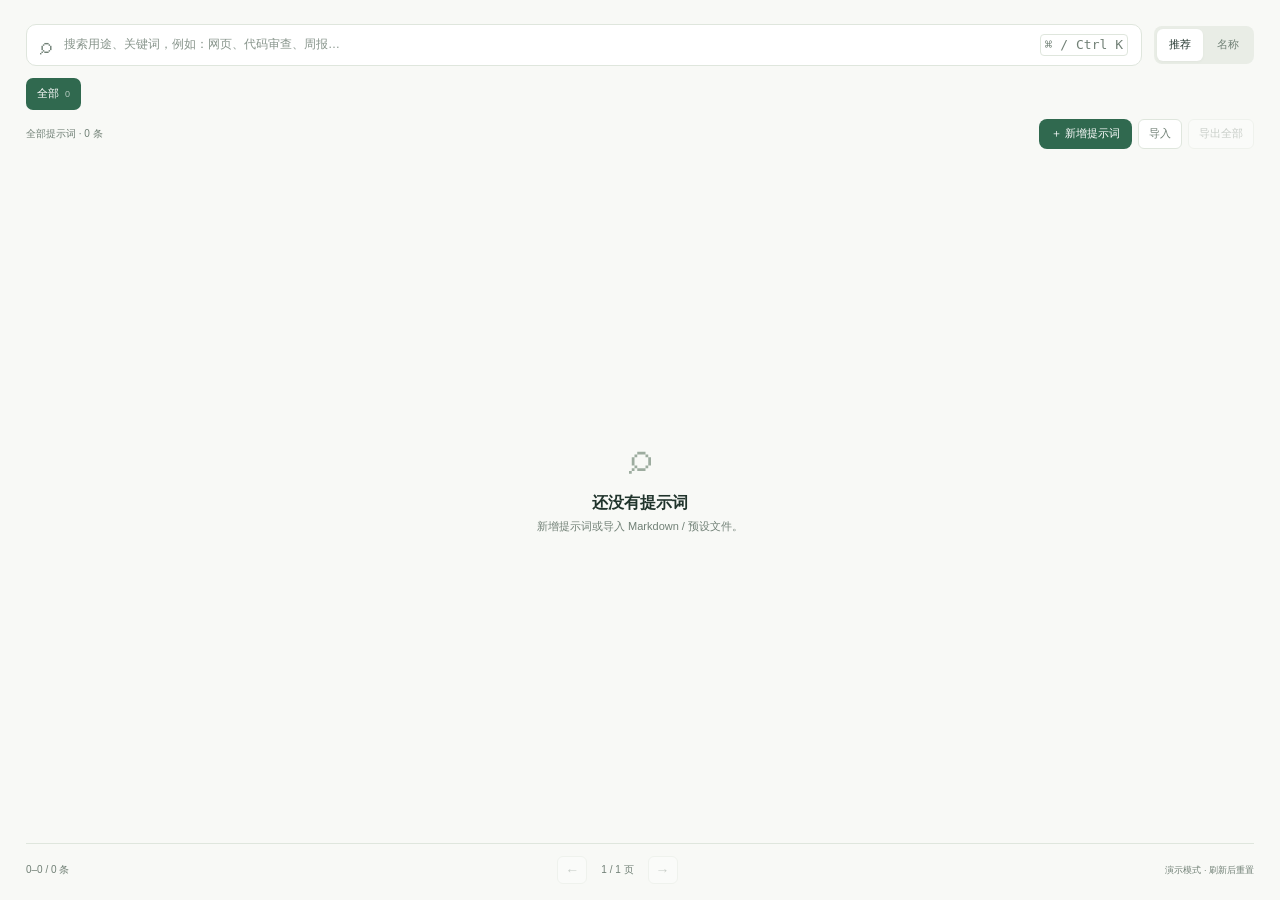
<file: packages/ai-prompts/1.2.0/preview.html>
<!doctype html><html lang="zh-CN"><head><meta charset="utf-8"><meta name="viewport" content="width=device-width,initial-scale=1"><title>AI 提示词 · ToolHub</title><style>:root{color-scheme:light;--p-bg:#f8f9f6;--p-panel:#fff;--p-ink:#20342c;--p-muted:#718076;--p-line:#dfe6dd;--p-accent:#30694f;--p-soft:#edf3e9;--p-round:13px}
*{box-sizing:border-box}html,body{margin:0;height:100%;overflow:hidden}body{font:13px/1.6 "Segoe UI","Microsoft YaHei",sans-serif;color:var(--p-ink);background:var(--p-bg)}button,input,textarea{font:inherit}button{cursor:pointer}button:disabled{opacity:.35;cursor:default}button{color:inherit}button:focus-visible,input:focus-visible,textarea:focus-visible{outline:2px solid var(--p-accent);outline-offset:3px}[hidden]{display:none!important}
#library{height:100dvh;display:flex;flex-direction:column;min-height:0;max-width:1450px;margin:auto;padding:24px 26px 16px;gap:0}.library-heading{display:flex;align-items:center;justify-content:space-between;gap:14px;flex-shrink:0;margin-bottom:22px}.library-name{display:flex;align-items:center;gap:12px}.quote-icon{display:grid;place-items:center;background:var(--p-soft);width:44px;height:44px;border-radius:13px;color:var(--p-accent);font:44px/1 Georgia,serif;padding-top:6px}.eyebrow{font:9px/1.6 "Segoe UI",sans-serif;letter-spacing:.16em;color:var(--p-accent);font-weight:650}.library-heading h1{font-size:20px;letter-spacing:-.04em;line-height:1.3;margin:3px 0 0;font-weight:600}.total{font-size:10px;color:var(--p-muted);font-variant-numeric:tabular-nums;white-space:nowrap}
.filters{flex-shrink:0}.search-row{display:flex;gap:12px;align-items:center}.search{display:flex;align-items:center;gap:10px;border:1px solid var(--p-line);background:var(--p-panel);border-radius:10px;padding:0 13px;min-width:0;flex:1;height:42px;color:var(--p-muted)}.search:focus-within{border-color:var(--p-accent)}.search>span{font-size:23px}.search input{border:0;outline:0!important;min-width:0;flex:1;background:transparent;color:var(--p-ink);font-size:12px}.search input::placeholder{color:#88958c}.search kbd{font:9px/1.7 inherit;white-space:nowrap;border:1px solid var(--p-line);border-radius:4px;padding:0 4px;color:var(--p-muted)}.sort{display:flex;padding:3px;background:#e9ede6;border-radius:8px;gap:2px}.sort button{border:0;background:transparent;border-radius:6px;font-size:11px;padding:7px 12px;color:var(--p-muted)}.sort button[aria-pressed=true]{background:var(--p-panel);color:var(--p-ink);box-shadow:0 1px 3px #233b2b0b}.categories{display:flex;gap:6px;flex-wrap:wrap;margin-top:12px}.categories button{display:flex;align-items:center;gap:6px;font-size:11px;white-space:nowrap;border:1px solid transparent;border-radius:7px;background:transparent;padding:6px 10px;color:var(--p-muted)}.categories button:hover{color:var(--p-accent);background:var(--p-soft)}.categories button[aria-pressed=true]{background:var(--p-accent);color:white}.categories button small{font-size:9px;opacity:.65;font-variant-numeric:tabular-nums}
.results-heading{display:flex;align-items:center;justify-content:space-between;min-height:37px;flex-shrink:0;font-size:10px;color:var(--p-muted)}.text-button{font-size:10px;padding:0;border:0;background:transparent;color:var(--p-accent)}.grid-space{flex:1;min-height:0;position:relative}.prompt-grid{position:absolute;inset:0;display:grid;grid-template-columns:repeat(var(--cols,3),minmax(0,1fr));grid-template-rows:repeat(var(--rows,2),minmax(0,1fr));gap:12px;min-height:0;align-content:stretch}.prompt-card{display:flex;flex-direction:column;gap:7px;min-width:0;min-height:0;overflow:hidden;border:1px solid var(--p-line);border-radius:var(--p-round);background:var(--p-panel);padding:15px 16px 12px;transition:border-color .15s,box-shadow .15s}.prompt-card:hover{border-color:#a3baa8;box-shadow:0 6px 20px #31493608}.card-heading{display:flex;align-items:center;justify-content:space-between;gap:10px;flex-shrink:0}.category-mark{font-size:9px;color:var(--cat-ink,#397653);display:flex;align-items:center;gap:5px}.category-mark:before{content:'';width:5px;height:5px;background:var(--cat-ink,#397653);border-radius:2px}.card-number{font:9px/1.5 Consolas,monospace;color:#9aa69e}.prompt-title{font-size:15px;font-weight:600;letter-spacing:-.025em;line-height:1.5;white-space:nowrap;overflow:hidden;text-overflow:ellipsis;margin:0;flex-shrink:0}.prompt-description{font-size:11px;color:var(--p-muted);line-height:1.7;margin:0;display:-webkit-box;-webkit-line-clamp:2;-webkit-box-orient:vertical;overflow:hidden}.tags{display:flex;align-items:center;gap:5px;flex-wrap:wrap}.tags span{font-size:9px;color:var(--p-muted);background:#f2f5ef;border-radius:4px;padding:2px 5px;white-space:nowrap}.card-footer{display:flex;align-items:center;justify-content:space-between;gap:8px;margin-top:auto;padding-top:6px;flex-shrink:0}.open-prompt{border:0;padding:0;background:transparent;font-size:10px;color:var(--p-muted)}.open-prompt:hover{color:var(--p-accent)}.copy-prompt{display:flex;align-items:center;gap:5px;font-size:10px;color:var(--p-accent);background:var(--p-soft);border:0;border-radius:6px;padding:5px 9px}.copy-prompt:hover{background:#dfeadb}.card-tags{overflow:hidden;max-height:19px;flex-shrink:0}.empty{display:flex;flex-direction:column;align-items:center;justify-content:center;height:100%;text-align:center;color:var(--p-muted)}.empty>span{font-size:44px;line-height:1;color:#9dac9f}.empty h2{font-size:16px;color:var(--p-ink);margin:12px 0 3px}.empty p{font-size:11px;margin:0 0 16px}.primary{border:0;background:var(--p-accent);color:white;padding:9px 15px;border-radius:8px;font-size:11px}.primary:hover{background:#25563e}
.pagination{display:flex;justify-content:space-between;align-items:center;flex-shrink:0;gap:12px;border-top:1px solid var(--p-line);margin-top:16px;padding-top:12px;color:var(--p-muted);font-size:10px;font-variant-numeric:tabular-nums}.page-controls{display:flex;align-items:center;gap:14px}.page-controls button{display:grid;place-items:center;width:30px;height:28px;border:1px solid var(--p-line);background:var(--p-panel);border-radius:6px;font-size:14px}.offline{display:flex;align-items:center;gap:6px;font-size:9px}.offline i{display:block;width:5px;height:5px;border-radius:50%;background:#77a17c}
.detail-overlay{position:fixed;inset:0;z-index:20;display:flex;align-items:center;justify-content:center;padding:22px;background:#13251e66;backdrop-filter:blur(8px)}.detail{width:min(740px,100%);height:min(660px,100%);display:flex;flex-direction:column;min-height:0;border:1px solid #e5eae1;border-radius:18px;background:var(--p-panel);box-shadow:0 24px 100px #0b241b33;padding:26px}.detail-header{display:flex;align-items:flex-start;justify-content:space-between;gap:15px;flex-shrink:0}.detail-header h2{font-size:24px;letter-spacing:-.04em;line-height:1.4;margin:6px 0 4px;font-weight:600;overflow-wrap:anywhere}.detail-header p{font-size:11px;color:var(--p-muted);margin:0}.close{width:30px;height:30px;border-radius:50%;border:1px solid var(--p-line);background:var(--p-bg);font-size:21px;line-height:1;flex-shrink:0}.detail-meta{display:flex;align-items:center;justify-content:space-between;gap:12px;margin:17px 0 12px;flex-shrink:0}.detail-meta>span{font-size:9px;white-space:nowrap;color:var(--p-muted)}#prompt-text{flex:1;min-height:0;width:100%;resize:none;border:1px solid var(--p-line);border-radius:9px;padding:17px;background:#f8faf6;color:#2d4136;font:12px/1.95 "Segoe UI","Microsoft YaHei",sans-serif;scrollbar-width:thin;overflow-y:auto}.detail-footer{display:flex;align-items:center;justify-content:space-between;gap:14px;padding-top:16px;flex-shrink:0;font-size:10px;color:var(--p-muted)}.visually-hidden{position:absolute;width:1px;height:1px;overflow:hidden;clip-path:inset(50%);white-space:nowrap}.notice{position:fixed;bottom:22px;left:50%;transform:translateX(-50%);z-index:30;max-width:calc(100% - 36px);background:#213e2e;color:#f2f7ef;border-radius:9px;box-shadow:0 4px 20px #12301920;padding:10px 17px;font-size:11px;text-align:center;pointer-events:none}
@media(max-width:650px){#library{padding:18px 16px 14px}.library-heading{margin-bottom:17px}.library-heading h1{font-size:18px}.quote-icon{width:38px;height:38px;font-size:38px}.total{font-size:9px}.search kbd{display:none}.sort button{padding:7px 9px}.categories{gap:2px;margin-top:9px}.categories button{font-size:10px;padding:6px 8px;gap:4px}.prompt-card{padding:12px;gap:5px}.prompt-title{font-size:14px}.prompt-description{font-size:10px}.card-tags{display:none}.detail{padding:18px;border-radius:12px}.detail-overlay{padding:12px}.detail-header h2{font-size:20px}.detail-footer{align-items:flex-start}.detail-footer>span{max-width:54%}.offline{display:none}}
@media(max-height:520px){#library{padding-top:14px;padding-bottom:12px}.library-heading{margin-bottom:12px}.library-heading h1{font-size:17px}.quote-icon{width:34px;height:34px;font-size:34px}.categories{margin-top:8px}.results-heading{min-height:30px}.pagination{margin-top:10px;padding-top:8px}.prompt-card{gap:4px;padding:11px 13px}.prompt-description{-webkit-line-clamp:1}.card-tags{display:none}.detail{padding:18px}.detail-header h2{font-size:19px}.detail-meta{margin:10px 0}.detail-footer{padding-top:10px}}
@media(prefers-reduced-motion:reduce){*{transition:none!important;scroll-behavior:auto!important}}

.snippet-wrap{flex:1;min-height:0;overflow:hidden}.prompt-snippet{display:-webkit-box;-webkit-box-orient:vertical;-webkit-line-clamp:3;overflow:hidden;font-size:11px;line-height:1.8;color:#65766a;margin:2px 0 0}.prompt-card .card-tags{margin-top:auto}.prompt-card .card-footer{margin-top:0}

.results-heading{min-height:49px;gap:10px}.library-actions,.detail-actions{display:flex;align-items:center;gap:6px;flex-shrink:0}.small-button{background:var(--p-panel);border:1px solid var(--p-line);border-radius:6px;padding:5px 10px;font-size:11px;white-space:nowrap}.small-button:hover{border-color:#8aa591;background:var(--p-soft)}.detail-actions{margin:0 0 10px}.detail-actions button:last-child{margin-left:auto;color:#9c453d}.error-line{color:#934035;background:#fff0e9;border:1px solid #edcec0;border-radius:7px;padding:7px 10px;font-size:11px;margin:8px 0;overflow-wrap:anywhere;flex-shrink:0}.manager{height:min(690px,100%);gap:10px}.manager .detail-header h2{font-size:22px}.editor{display:flex;flex-direction:column;flex:1;min-height:0;gap:9px}.edit-fields{display:grid;grid-template-columns:1fr 1fr;gap:8px 12px;flex-shrink:0}.edit-fields label{display:flex;flex-direction:column;font-size:11px;color:var(--p-muted);gap:3px;min-width:0}.edit-fields .wide{grid-column:1/-1}.edit-fields input{min-width:0;width:100%;border:1px solid var(--p-line);border-radius:6px;padding:7px 9px;background:var(--p-bg);color:var(--p-ink);font-size:12px}.body-label{display:flex;align-items:center;justify-content:space-between;font-size:11px;color:var(--p-muted);flex-shrink:0}.body-label span{font-size:9px}#edit-content{flex:1;min-height:70px;resize:none;border:1px solid var(--p-line);border-radius:8px;padding:12px;background:#f8faf6;color:var(--p-ink);font-size:12px;line-height:1.8;scrollbar-width:thin}.manage-footer{display:flex;align-items:center;justify-content:space-between;gap:12px;flex-shrink:0;font-size:10px;color:var(--p-muted);padding-top:5px}.import-panel{display:flex;flex:1;min-height:0;flex-direction:column;gap:10px}.import-panel>p{font-size:12px;margin:0;color:var(--p-muted)}.conflict-options{display:flex;gap:5px;flex-shrink:0}.conflict-options button{padding:7px 12px;font-size:11px;border:1px solid var(--p-line);border-radius:6px;background:var(--p-bg)}.conflict-options button[aria-pressed=true]{background:var(--p-accent);color:white;border-color:var(--p-accent)}.import-list{flex:1;min-height:0;display:grid;grid-template-rows:repeat(4,minmax(0,1fr));gap:8px}.import-row{display:flex;flex-direction:column;justify-content:center;min-height:0;padding:8px 12px;border:1px solid var(--p-line);border-radius:7px;overflow:hidden}.import-row strong{font-weight:600;font-size:13px;white-space:nowrap;text-overflow:ellipsis;overflow:hidden}.import-row span{font-size:10px;color:var(--p-muted)}.import-pages{display:flex;align-items:center;justify-content:center;gap:14px;font-size:10px;flex-shrink:0}.delete-panel{margin:auto 0;font-size:15px}.delete-panel .muted{font-size:12px;color:var(--p-muted)}.danger{border:0;background:#9b433b;color:white;border-radius:7px;padding:9px 15px;font-size:12px}.undo-bar{position:fixed;bottom:14px;left:50%;transform:translateX(-50%);z-index:15;display:flex;gap:15px;align-items:center;border:1px solid #afc7b2;border-radius:9px;background:var(--p-panel);padding:9px 14px;box-shadow:0 6px 24px #233a251a;font-size:11px;white-space:nowrap}#manage-overlay{z-index:25}.notice{z-index:35}
@media(max-height:650px){.results-heading{min-height:43px}.manager{padding:16px;gap:6px}.manager .detail-header h2{font-size:18px;margin:2px 0}.manager .eyebrow{display:none}.edit-fields{gap:5px 10px}.edit-fields input{padding:5px 8px}.editor{gap:5px}.manage-footer{padding-top:2px}.detail-actions{margin-bottom:7px}.import-panel{gap:7px}}
@media(max-width:500px){.results-heading{min-height:46px;font-size:9px;gap:4px}.library-actions{gap:4px}.small-button{font-size:10px;padding:5px 7px}.total{display:none}.detail-actions{flex-wrap:wrap}.manager{padding:14px}.edit-fields{gap:5px 8px}.manager .detail-header h2{font-size:19px}.conflict-options button{padding:6px 8px;font-size:10px}.manage-footer>span{max-width:52%}.import-list{gap:5px}.import-row{padding:5px 9px}}

@media(max-height:650px){#library{padding:16px 18px 12px}.library-heading{margin-bottom:12px}.library-heading h1{font-size:17px}.quote-icon{width:34px;height:34px;font-size:34px}.search{height:36px}.sort button{padding-block:5px}.categories{margin-top:8px}.categories button{padding-block:5px;font-size:10px}.results-heading{min-height:30px}.pagination{margin-top:10px;padding-top:8px}.prompt-card{gap:5px;padding:11px 13px}.prompt-description{-webkit-line-clamp:1}.card-tags{display:none}.prompt-snippet{-webkit-line-clamp:2;font-size:10px}.prompt-title{font-size:14px}}

/* Keep management actions visible on every card, without opening the detail. */
.card-actions{display:flex;align-items:center;gap:6px;min-width:0}.card-actions .open-prompt{padding:6px 2px;font-size:11px;margin-right:1px}.card-action{padding:5px 8px;font-size:11px;line-height:1.6;border:1px solid var(--p-line);border-radius:6px;background:var(--p-panel);white-space:nowrap}.card-action:hover{background:var(--p-soft);border-color:#8aa591}.card-delete{color:#a0443b;border-color:#e4c8c3;background:#fff9f7}.card-delete:hover{background:#ffede8;border-color:#c99289}.library-actions #add{padding:6px 12px;white-space:nowrap}.card-footer{gap:6px}.copy-prompt{white-space:nowrap}
@media(max-width:500px){.card-actions{gap:5px}.card-action{padding:5px 7px}.library-actions #add{padding:6px 8px;font-size:10px}}
</style></head><body><main id="library" aria-label="AI 提示词库">
  <section class="filters" aria-label="筛选提示词">
    <div class="search-row"><label class="search"><span aria-hidden="true">⌕</span><input id="query" type="search" aria-label="搜索提示词" placeholder="搜索用途、关键词，例如：网页、代码审查、周报…" autocomplete="off"><kbd aria-hidden="true">⌘ / Ctrl K</kbd></label><div class="sort" role="group" aria-label="提示词排序"><button type="button" data-sort="recommended" aria-pressed="true">推荐</button><button type="button" data-sort="name" aria-pressed="false">名称</button></div></div>
    <div id="categories" class="categories" role="group" aria-label="提示词分类"></div>
  </section>
  <div id="load-error" class="error-line" role="alert" hidden></div>
  <div class="results-heading"><div><span id="results-label" role="status"></span> <button type="button" class="text-button" id="reset" hidden>清除筛选 ↗</button></div><div class="library-actions"><button id="add" class="primary" type="button">＋ 新增提示词</button><button id="import" class="small-button" type="button">导入</button><button id="export-all" class="small-button" type="button">导出全部</button></div></div>
  <section id="grid-space" class="grid-space" aria-label="提示词列表"><div id="grid" class="prompt-grid"></div><div id="empty" class="empty" hidden><span aria-hidden="true">⌕</span><h2 id="empty-title">还没有提示词</h2><p id="empty-description">新增提示词或导入 Markdown / 预设文件。</p><button type="button" class="primary" id="empty-reset">清除筛选</button></div></section>
  <footer class="pagination" aria-label="提示词分页"><span id="range"></span><div class="page-controls"><button type="button" id="previous" aria-label="上一页提示词">←</button><output id="page-label" aria-live="polite"></output><button type="button" id="next" aria-label="下一页提示词">→</button></div><span class="offline"><i aria-hidden="true"></i>离线可用</span></footer>
</main>
<div id="detail-overlay" class="detail-overlay" hidden><section class="detail" role="dialog" aria-modal="true" aria-labelledby="detail-title"><header class="detail-header"><div><span id="detail-category" class="eyebrow"></span><h2 id="detail-title"></h2><p id="detail-description"></p></div><button type="button" id="close-detail" class="close" aria-label="关闭提示词详情">×</button></header><div class="detail-meta"><div id="detail-tags" class="tags"></div><span id="detail-length"></span></div><label class="visually-hidden" for="prompt-text">完整提示词</label><textarea id="prompt-text" readonly spellcheck="false"></textarea><footer class="detail-footer"><span id="copy-hint">按需替换方括号里的内容。</span><button type="button" id="copy-detail" class="primary">复制提示词 ↗</button></footer></section></div>
<div id="notice" class="notice" role="status" aria-live="polite" hidden></div>
<input type="file" id="import-files" accept=".md,.markdown,.txt,.json" multiple hidden>
<div id="manage-overlay" class="detail-overlay" hidden>
  <section class="detail manager" role="dialog" aria-modal="true" aria-labelledby="manage-title">
    <header class="detail-header"><div><span class="eyebrow">YOUR PROMPTS</span><h2 id="manage-title"></h2></div><button type="button" id="close-manage" class="close" aria-label="关闭管理窗口">×</button></header>
    <div id="manage-error" class="error-line" role="alert" hidden></div>
    <section id="editor" class="editor" hidden>
      <div class="edit-fields"><label class="wide">标题<input id="edit-title" maxlength="80" required></label><label>分类<input id="edit-category" maxlength="24" required placeholder="例如：我的提示词"></label><label>标签<input id="edit-tags" maxlength="210" placeholder="用逗号分隔，最多 8 个"></label><label class="wide">摘要<input id="edit-description" maxlength="180" placeholder="可选"></label></div>
      <label class="body-label" for="edit-content">提示词正文 <span id="edit-length"></span></label><textarea id="edit-content" maxlength="20000" required spellcheck="false" placeholder="写下你的提示词，支持 Markdown 文本…"></textarea>
      <footer class="manage-footer"><span id="save-note">保存在本机，导出后可分享。</span><button type="button" id="save" class="primary">保存提示词</button></footer>
    </section>
    <section id="import-panel" class="import-panel" hidden>
      <p id="import-summary"></p><div class="conflict-options" role="group" aria-label="导入冲突处理"><button type="button" data-conflict="keep" aria-pressed="true">保留现有</button><button type="button" data-conflict="replace" aria-pressed="false">以导入覆盖</button><button type="button" data-conflict="copy" aria-pressed="false">另存副本</button></div>
      <div id="import-list" class="import-list"></div><div class="import-pages"><button id="import-prev" type="button" class="small-button" aria-label="上一页导入预览">←</button><span id="import-page"></span><button id="import-next" type="button" class="small-button" aria-label="下一页导入预览">→</button></div>
      <footer class="manage-footer"><span id="import-effect"></span><button type="button" id="confirm-import" class="primary">确认导入</button></footer>
    </section>
    <section id="delete-panel" class="delete-panel" hidden><p id="delete-message"></p><p class="muted">只从提示词库移除，原始 Markdown 文件不受影响。删除后可立即撤销。</p><footer class="manage-footer"><button id="cancel-delete" type="button" class="small-button">取消</button><button type="button" id="confirm-delete" class="danger">删除提示词</button></footer></section>
  </section>
</div>
<div id="undo-bar" class="undo-bar" hidden><span>已删除提示词</span><button id="undo" class="small-button" type="button">撤销删除</button><button id="dismiss-undo" class="text-button" type="button" aria-label="关闭撤销提示">×</button></div>

<template id="prompt-data">{"schema":"toolhub.prompts/v1","categories":[],"prompts":[]}</template><script>/* Portable text-only data contract. No file paths, executable Markdown or network. */
(() => {
  'use strict';
  const schema='toolhub.prompts.bundle/v1', stateSchema='toolhub.prompt-library/v1';
  const bytes=value=>new TextEncoder().encode(JSON.stringify(value)).length;
  const uid=()=> 'user.'+crypto.randomUUID();
  const identity=p=>[p.category,p.title].map(s=>s.normalize('NFKC').toLowerCase()).join('\0');
  function field(value,name,max,empty=false){
    if(typeof value!=='string'||value.length>max||(!empty&&!value.trim())||/[\u0000-\u0008\u000b\u000c\u000e-\u001f]/.test(value))throw Error(name+'格式不正确（最多 '+max+' 字）');
    return value;
  }
  function prompt(value){
    if(!value||typeof value!=='object'||Array.isArray(value))throw Error('提示词须为对象');
    const p={id:field(value.id,'ID',100),title:field(value.title,'标题',80).trim(),category:field(value.category,'分类',24).trim(),description:field(value.description??'','摘要',180,true).trim(),tags:value.tags??[],content:field(value.content,'正文',20000)};
    if(!/^[a-zA-Z0-9._-]+$/.test(p.id))throw Error('提示词 ID 格式不正确');
    if(!Array.isArray(p.tags)||p.tags.length>8)throw Error('最多 8 个标签');
    p.tags=[...new Set(p.tags.map(tag=>field(tag,'标签',24).trim()))];
    return p;
  }
  function rows(values){
    if(!Array.isArray(values)||values.length>500)throw Error('一个提示词库最多 500 条');
    const seen=new Set(),result=values.map(prompt);
    for(const p of result){if(seen.has(p.id))throw Error('提示词 ID 重复：'+p.id);seen.add(p.id)}
    return result;
  }
  function state(values){const data={schema:stateSchema,prompts:rows(values)};if(bytes(data)>1048576)throw Error('提示词库已超过 1 MiB，请先导出备份并减少内容');return data}
  function restore(value){if(value?.schema!==stateSchema)throw Error('已保存的提示词库格式无法识别，未覆盖原数据');return state(value.prompts).prompts}
  function bundle(values){return JSON.stringify({schema,prompts:rows(values)},null,2)+'\n'}
  function markdown(value){
    const p=prompt(value),lines=['---','toolhub: prompt/v1'];
    for(const key of ['id','title','category','description','tags'])lines.push(key+': '+JSON.stringify(p[key]));
    return lines.join('\n')+'\n---\n'+p.content;
  }
  function parse(text,name='导入的提示词.md',newId=uid){
    if(typeof text!=='string'||new TextEncoder().encode(text).length>2097152)throw Error('单个导入文件最多 2 MiB');
    text=text.replace(/^\uFEFF/,'').replace(/\r\n?/g,'\n');
    if(/\.json$/i.test(name)){
      let value;try{value=JSON.parse(text)}catch{throw Error('JSON 格式不正确')}
      if(value?.schema!==schema)throw Error('不是受支持的 ToolHub 提示词预设包');
      return rows(value.prompts);
    }
    if(!/\.(md|markdown|txt)$/i.test(name))throw Error('请选择 .md、.txt 或 ToolHub 导出的 .json 文件');
    const header=text.match(/^---\n([\s\S]*?)\n---\n/);
    if(header&&/^toolhub: prompt\/v1$/m.test(header[1])){
      const metadata={};
      for(const line of header[1].split('\n')){
        if(line==='toolhub: prompt/v1'||!line.trim())continue;
        const match=line.match(/^(id|title|category|description|tags): (.+)$/);
        if(!match||Object.hasOwn(metadata,match[1]))throw Error('ToolHub Markdown 元信息不正确');
        try{metadata[match[1]]=JSON.parse(match[2])}catch{throw Error('ToolHub Markdown 元信息不是有效 JSON 值')}
      }
      return [prompt({...metadata,content:text.slice(header[0].length)})];
    }
    const title=(text.match(/^#\s+(.+)$/m)?.[1]||name.replace(/\.(md|markdown|txt)$/i,'')).slice(0,80);
    return [prompt({id:newId(),title,category:'我的提示词',description:'',tags:[],content:text})];
  }
  function merge(existing,incoming,policy='keep',newId=uid){
    if(!['keep','replace','copy'].includes(policy))throw Error('无效的冲突处理方式');
    const result=rows(existing).map(p=>({...p,tags:[...p.tags]})),stats={added:0,replaced:0,skipped:0,conflicts:0};
    for(const p of rows(incoming)){
      const index=result.findIndex(r=>r.id===p.id||identity(r)===identity(p));
      if(index<0){result.push(p);stats.added++;continue}
      if(JSON.stringify({...result[index],id:''})===JSON.stringify({...p,id:''})){stats.skipped++;continue}
      stats.conflicts++;
      if(policy==='keep'){stats.skipped++;continue}
      if(policy==='replace'){result[index]={...p,id:result[index].id};stats.replaced++;continue}
      result.push({...p,id:newId()});stats.added++;
    }
    return {prompts:state(result).prompts,stats};
  }
  globalThis.PromptLibraryModel=Object.freeze({schema,stateSchema,uid,prompt,rows,state,restore,bundle,markdown,parse,merge,bytes});
})();

(() => {
  'use strict';
  const byId=id=>document.getElementById(id), M=PromptLibraryModel, seed=JSON.parse(byId('prompt-data').content.textContent);
  const builtin=seed.categories.map(c=>({...c,id:c.label}));
  let prompts=seed.prompts.map(p=>({...p,category:seed.categories.find(c=>c.id===p.category).label})),categories=[];
  const library=byId('library'),grid=byId('grid'),queryInput=byId('query'),overlay=byId('detail-overlay'),manager=byId('manage-overlay'),output=byId('prompt-text');
  let category='all',categoryOffset=0,categoryKey='',query='',sort='recommended',page=0,pageSize=6,current=null,returnFocus=null,manageFocus=null,noticeTimer,revision=0,ready=false,busy=false,editing=null,editorInitial='',discard=false,incoming=[],importPage=0,policy='keep',deleted=null,pendingDelete=null;
  const normalize=text=>String(text).normalize('NFKC').toLowerCase();
  const element=(tag,className,text)=>{const node=document.createElement(tag);if(className)node.className=className;if(text!==undefined)node.textContent=text;return node};
  const group=p=>categories.find(c=>c.id===p.category)||{label:p.category,color:'#647a66'};
  function notify(text){clearTimeout(noticeTimer);byId('notice').textContent=text;byId('notice').hidden=false;noticeTimer=setTimeout(()=>byId('notice').hidden=true,3500)}
  function error(text){byId('manage-error').textContent=text;byId('manage-error').hidden=!text}
  function matched(ignoreCategory=false){const words=normalize(query).trim().split(/\s+/).filter(Boolean);const rows=prompts.filter(p=>(ignoreCategory||category==='all'||p.category===category)&&words.every(w=>normalize([p.title,p.description,p.content,...p.tags,p.category].join(' ')).includes(w)));return sort==='name'?rows.slice().sort((a,b)=>a.title.localeCompare(b.title,'zh-CN')):rows}
  function tags(p){const node=element('div','tags');p.tags.forEach(t=>node.append(element('span','',t)));return node}
  function renderCategories(){
    const next=[...builtin,...[...new Set(prompts.map(p=>p.category))].filter(id=>!builtin.some(c=>c.id===id)).map(id=>({id,label:id,color:'#647a66'}))];
    const changed=categories.map(c=>c.id).join('\0')!==next.map(c=>c.id).join('\0');categories=next;
    if(!categories.some(c=>c.id===category)&&category!=='all')category='all';
    if(categoryOffset>=categories.length)categoryOffset=0;
    const shown=categories.slice(categoryOffset,categoryOffset+6),key=shown.map(c=>c.id).join('\0');
    if(changed||categoryKey!==key||!byId('categories').children.length){categoryKey=key;byId('categories').replaceChildren(...[{id:'all',label:'全部'},...shown].map(c=>{const b=element('button','',c.label);b.type='button';b.dataset.category=c.id;b.append(element('small','',''));b.onclick=()=>{category=c.id;page=0;render()};return b}));if(categories.length>6){const more=element('button','','更多分类 →');more.type='button';more.onclick=()=>{categoryOffset=categoryOffset+6>=categories.length?0:categoryOffset+6;render()};byId('categories').append(more)}}
    const rows=matched(true);[...byId('categories').querySelectorAll('[data-category]')].forEach(b=>{b.setAttribute('aria-pressed',String(category===b.dataset.category));b.querySelector('small').textContent=String(b.dataset.category==='all'?rows.length:rows.filter(p=>p.category===b.dataset.category).length)});
  }
  function render(){
    renderCategories();const rows=matched(),pages=Math.max(1,Math.ceil(rows.length/pageSize));page=Math.max(0,Math.min(page,pages-1));
    grid.replaceChildren(...rows.slice(page*pageSize,(page+1)*pageSize).map(p=>{
      const card=element('article','prompt-card'),heading=element('div','card-heading');card.style.setProperty('--cat-ink',group(p).color);
      heading.append(element('span','category-mark',p.category),element('span','card-number',String(prompts.indexOf(p)+1).padStart(2,'0')));
      const title=element('h2','prompt-title',p.title);title.title=p.title;const description=element('p','prompt-description',p.description);description.title=p.description;
      const snippet=element('div','snippet-wrap');snippet.append(element('p','prompt-snippet',p.content.replace(/\s+/g,' ')));
      const chips=tags(p);chips.classList.add('card-tags');const footer=element('div','card-footer'),view=element('button','open-prompt','查看'),copyButton=element('button','copy-prompt','❐ 复制');
      view.type=copyButton.type='button';view.setAttribute('aria-label','查看「'+p.title+'」全文');copyButton.setAttribute('aria-label','复制「'+p.title+'」提示词');view.onclick=()=>open(p,view);copyButton.onclick=()=>copy(p,copyButton);
      const cardActions=element('div','card-actions'),editButton=element('button','card-action','编辑'),deleteButton=element('button','card-action card-delete','删除');
      for(const [button,action] of [[editButton,'编辑'],[deleteButton,'删除']]){button.type='button';button.disabled=!ready||busy;button.setAttribute('aria-label',action+'「'+p.title+'」提示词')}
      editButton.onclick=()=>edit(p);deleteButton.onclick=()=>requestDelete(p);cardActions.append(view,editButton,deleteButton);footer.append(cardActions,copyButton);card.append(heading,title,description,snippet,chips,footer);return card;
    }));
    byId('empty').hidden=rows.length!==0;grid.hidden=!rows.length;byId('empty-title').textContent=prompts.length?'没有找到匹配的提示词':'还没有提示词';byId('empty-description').textContent=prompts.length?'试试更短的关键词，或换一个分类。':'新增提示词或导入 Markdown / 预设文件。';byId('empty-reset').hidden=!prompts.length;
    byId('results-label').textContent=(category==='all'?'全部提示词':category)+' · '+rows.length+' 条';byId('reset').hidden=category==='all'&&!query;
    byId('range').textContent=(rows.length?page*pageSize+1:0)+'–'+Math.min((page+1)*pageSize,rows.length)+' / '+rows.length+' 条';byId('page-label').textContent=page+1+' / '+pages+' 页';byId('previous').disabled=page===0;byId('next').disabled=page===pages-1;
    ['add','import','export-all'].forEach(id=>byId(id).disabled=!ready||busy);byId('export-all').disabled||=prompts.length===0;
  }
  function open(p,opener){current=p;returnFocus=opener||document.activeElement;byId('detail-title').textContent=p.title;byId('detail-category').textContent=p.category;byId('detail-description').textContent=p.description;byId('detail-tags').replaceChildren(...tags(p).children);byId('detail-length').textContent=Array.from(p.content).length+' 字符';output.value=p.content;output.scrollTop=0;byId('copy-hint').textContent='按需替换方括号里的内容。';overlay.hidden=false;library.inert=true;byId('close-detail').focus({preventScroll:true})}
  function close(){overlay.hidden=true;library.inert=false;current=null;(returnFocus?.isConnected?returnFocus:queryInput).focus({preventScroll:true})}
  function copy(p,opener){const node=element('textarea','');node.value=p.content;node.setAttribute('aria-hidden','true');node.style.cssText='position:fixed;left:0;top:0;width:1px;height:1px;opacity:0;pointer-events:none';document.body.append(node);node.focus({preventScroll:true});node.select();let ok=false;try{ok=document.execCommand('copy')}catch{}node.remove();if(ok){opener?.focus({preventScroll:true});notify('已复制「'+p.title+'」');return}if(overlay.hidden)open(p,opener);output.focus();output.select();byId('copy-hint').textContent='已全选，请按 Ctrl+C / Command+C 复制。'}
  function showManager(panel,title){manageFocus=document.activeElement;byId('manage-title').textContent=title;['editor','import-panel','delete-panel'].forEach(id=>byId(id).hidden=id!==panel);manager.hidden=false;overlay.inert=true;library.inert=true;error('');byId('close-manage').focus({preventScroll:true})}
  function editorValue(){return {id:editing||M.uid(),title:byId('edit-title').value,category:byId('edit-category').value,description:byId('edit-description').value,tags:byId('edit-tags').value.split(/[,，]/).map(v=>v.trim()).filter(Boolean),content:byId('edit-content').value}}
  const editorDraft=()=>['title','category','description','tags','content'].map(k=>byId('edit-'+k).value).join('\0');
  function closeManager(force=false){if(busy)return;if(!force&&!byId('editor').hidden&&editorDraft()!==editorInitial&&!discard){discard=true;error('有尚未保存的更改。再次关闭将放弃本次更改。');return}manager.hidden=true;pendingDelete=null;overlay.inert=false;library.inert=!overlay.hidden;error('');(manageFocus?.isConnected?manageFocus:queryInput).focus({preventScroll:true})}
  function edit(p=null){editing=p?.id||null;showManager('editor',p?'编辑提示词':'新增提示词');for(const key of ['title','category','description','content'])byId('edit-'+key).value=p?.[key]??(key==='category'?'我的提示词':'');byId('edit-tags').value=p?.tags.join(', ')||'';editorInitial=editorDraft();discard=false;updateLength();byId('edit-title').focus()}
  function updateLength(){byId('edit-length').textContent=byId('edit-content').value.length+' / 20,000'}
  async function commit(next){
    if(!ready||busy)throw Error('提示词库尚未就绪或正在保存');const snapshot=M.state(next);busy=true;render();byId('save').disabled=byId('confirm-import').disabled=byId('confirm-delete').disabled=true;
    manager.inert=true;try{if(globalThis.toolhub?.storage){const saved=await toolhub.storage.set(snapshot,revision);revision=saved.revision}prompts=snapshot.prompts;render()}
    finally{manager.inert=false;busy=false;byId('save').disabled=byId('confirm-import').disabled=byId('confirm-delete').disabled=false;render()}
  }
  function finish(){closeManager(true);if(!overlay.hidden)close();render()}
  async function exportText(name,text){
    if(busy)return;busy=true;render();try{
      if(globalThis.toolhub?.files){const saved=await toolhub.files.exportText(name,text);notify(saved?'已导出文件':'已取消导出，内容未改变')}
      else if(globalThis.toolhub)throw Error('导出文件需要 ToolHub beta.8 或更高版本');
      else{const a=element('a','');const url=URL.createObjectURL(new Blob([text],{type:'text/plain;charset=utf-8'}));a.href=url;a.download=name;document.body.append(a);a.click();a.remove();setTimeout(()=>URL.revokeObjectURL(url),10000);notify('浏览器已收到导出请求')}
    }catch(e){notify('导出失败：'+e.message)}finally{busy=false;render()}
  }
  const filename=p=>(p.title.replace(/[\\/:*?"<>|\u0000-\u001f]/g,'_').slice(0,55)||'提示词')+'.md';
  function previewImport(){
    const count=Math.max(1,Math.ceil(incoming.length/4));importPage=Math.max(0,Math.min(importPage,count-1));const result=M.merge(prompts,incoming,policy);
    byId('import-summary').textContent='已读取 '+incoming.length+' 条提示词，确认后才写入本机。';byId('import-effect').textContent='新增 '+result.stats.added+' · 覆盖 '+result.stats.replaced+' · 跳过 '+result.stats.skipped;
    byId('import-list').replaceChildren(...incoming.slice(importPage*4,(importPage+1)*4).map(p=>{const row=element('div','import-row');row.append(element('strong','',p.title),element('span','',p.category+' · '+p.content.length+' 字符'));return row}));
    byId('import-page').textContent=importPage+1+' / '+count;byId('import-prev').disabled=importPage===0;byId('import-next').disabled=importPage===count-1;document.querySelectorAll('[data-conflict]').forEach(b=>b.setAttribute('aria-pressed',String(b.dataset.conflict===policy)));
  }
  byId('add').onclick=()=>edit();byId('import').onclick=()=>byId('import-files').click();byId('export-all').onclick=()=>exportText('toolhub-prompts.json',M.bundle(prompts));
  byId('import-files').onchange=async event=>{
    const files=[...event.target.files];event.target.value='';if(!files.length||busy||!ready)return;busy=true;render();
    try{if(files.length>50||files.reduce((n,f)=>n+f.size,0)>2097152)throw Error('每批最多 50 个文件、合计 2 MiB');const rows=[];for(const file of files){if(file.size>2097152)throw Error(file.name+' 超过 2 MiB');let text;try{text=new TextDecoder('utf-8',{fatal:true}).decode(await file.arrayBuffer())}catch{throw Error(file.name+' 不是 UTF-8 文本')}try{rows.push(...M.parse(text,file.name))}catch(e){throw Error(file.name+'：'+e.message)}}incoming=M.rows(rows);if(!incoming.length)throw Error('文件中没有提示词');policy='keep';importPage=0;showManager('import-panel','导入预览');byId('confirm-import').disabled=true;previewImport();byId('confirm-import').disabled=false}
    catch(e){if(!manager.hidden)error(e.message);else notify('导入失败：'+e.message)}finally{busy=false;render()}
  };
  document.querySelectorAll('[data-conflict]').forEach(b=>b.onclick=()=>{policy=b.dataset.conflict;try{error('');previewImport();byId('confirm-import').disabled=false}catch(e){error(e.message);byId('confirm-import').disabled=true}});
  byId('import-prev').onclick=()=>{importPage--;previewImport()};byId('import-next').onclick=()=>{importPage++;previewImport()};
  byId('confirm-import').onclick=async()=>{try{await commit(M.merge(prompts,incoming,policy).prompts);finish();notify('已导入并保存到本机')}catch(e){error('导入未保存：'+e.message)}};
  byId('save').onclick=async()=>{try{const p=M.prompt(editorValue()),next=editing?prompts.map(row=>row.id===editing?p:row):[p,...prompts];await commit(next);finish();notify(globalThis.toolhub?'已保存到本机':'演示已更新（刷新后重置）')}catch(e){error('未保存：'+e.message)}};
  byId('editor').oninput=()=>{discard=false;error('');updateLength()};byId('close-manage').onclick=()=>closeManager();byId('cancel-delete').onclick=()=>closeManager(true);
  const actions=element('div','detail-actions');for(const [id,label]of [['edit','编辑'],['export-one','导出 .md'],['delete','删除']]){const b=element('button','small-button',label);b.id=id;b.type='button';actions.append(b)}byId('prompt-text').before(actions);
  byId('edit').onclick=()=>current&&edit(current);byId('export-one').onclick=()=>current&&exportText(filename(current),M.markdown(current));byId('delete').onclick=()=>current&&requestDelete(current);
  function requestDelete(p){if(!ready||busy)return;showManager('delete-panel','删除提示词');pendingDelete=p;byId('delete-message').textContent='删除「'+p.title+'」？';byId('cancel-delete').focus()}
  byId('confirm-delete').onclick=async()=>{if(!pendingDelete)return;try{const p=pendingDelete,index=prompts.findIndex(row=>row.id===p.id);await commit(prompts.filter(row=>row.id!==p.id));deleted={prompt:p,index};finish();byId('undo-bar').hidden=false;byId('undo').focus()}catch(e){error('删除未保存：'+e.message)}};
  byId('undo').onclick=async()=>{if(!deleted||busy)return;try{const next=[...prompts];if(next.some(p=>p.id===deleted.prompt.id))throw Error('同 ID 已存在，请先核对');next.splice(Math.min(deleted.index,next.length),0,deleted.prompt);await commit(next);deleted=null;byId('undo-bar').hidden=true;notify('已恢复提示词');queryInput.focus()}catch(e){notify('撤销失败：'+e.message)}};
  byId('dismiss-undo').onclick=()=>{deleted=null;byId('undo-bar').hidden=true;queryInput.focus()};
  function reset(){category='all';query='';queryInput.value='';page=0;render();queryInput.focus({preventScroll:true})}
  queryInput.oninput=()=>{query=queryInput.value;page=0;render()};document.querySelectorAll('[data-sort]').forEach(b=>b.onclick=()=>{sort=b.dataset.sort;page=0;document.querySelectorAll('[data-sort]').forEach(other=>other.setAttribute('aria-pressed',String(other===b)));render()});
  byId('reset').onclick=byId('empty-reset').onclick=reset;byId('previous').onclick=()=>{page--;render()};byId('next').onclick=()=>{page++;render()};byId('close-detail').onclick=()=>{if(!busy)close()};overlay.onclick=event=>{if(event.target===overlay&&!busy)close()};byId('copy-detail').onclick=event=>current&&copy(current,event.currentTarget);
  document.addEventListener('keydown',event=>{
    const active=!manager.hidden?manager:!overlay.hidden?overlay:null;
    if(active){if(event.key==='Escape'){event.preventDefault();event.stopPropagation();if(!busy){if(active===manager)closeManager();else close()}}
      if(event.key==='Tab'){const items=[...active.querySelectorAll('button,input,textarea')].filter(el=>!el.disabled&&el.getClientRects().length),first=items[0],last=items.at(-1);if(event.shiftKey&&document.activeElement===first){event.preventDefault();last.focus()}else if(!event.shiftKey&&document.activeElement===last){event.preventDefault();first.focus()}}
    }else if((event.ctrlKey||event.metaKey)&&event.key.toLowerCase()==='k'){event.preventDefault();queryInput.focus();queryInput.select()}
  });
  new ResizeObserver(([entry])=>{const {width,height}=entry.contentRect,columns=Math.max(1,Math.min(3,Math.floor((width+12)/252))),rows=Math.max(1,Math.min(3,Math.floor((height+12)/(innerHeight<650?148:172)))),capacity=columns*rows,anchor=page*pageSize;grid.style.setProperty('--cols',columns);grid.style.setProperty('--rows',rows);if(capacity!==pageSize){pageSize=capacity;page=Math.floor(anchor/pageSize);render()}}).observe(byId('grid-space'));
  async function load(){try{if(globalThis.toolhub?.storage){const saved=await toolhub.storage.get();revision=saved.revision;if(saved.data!==null)prompts=M.restore(saved.data)}else{document.querySelector('.offline').textContent='演示模式 · 刷新后重置'}ready=true;render()}catch(e){byId('load-error').hidden=false;byId('load-error').textContent='无法读取本机提示词：'+e.message+'。请重新打开页面后重试。';ready=false;render()}}
  render();void load();
})();
</script></body></html>
</file>
